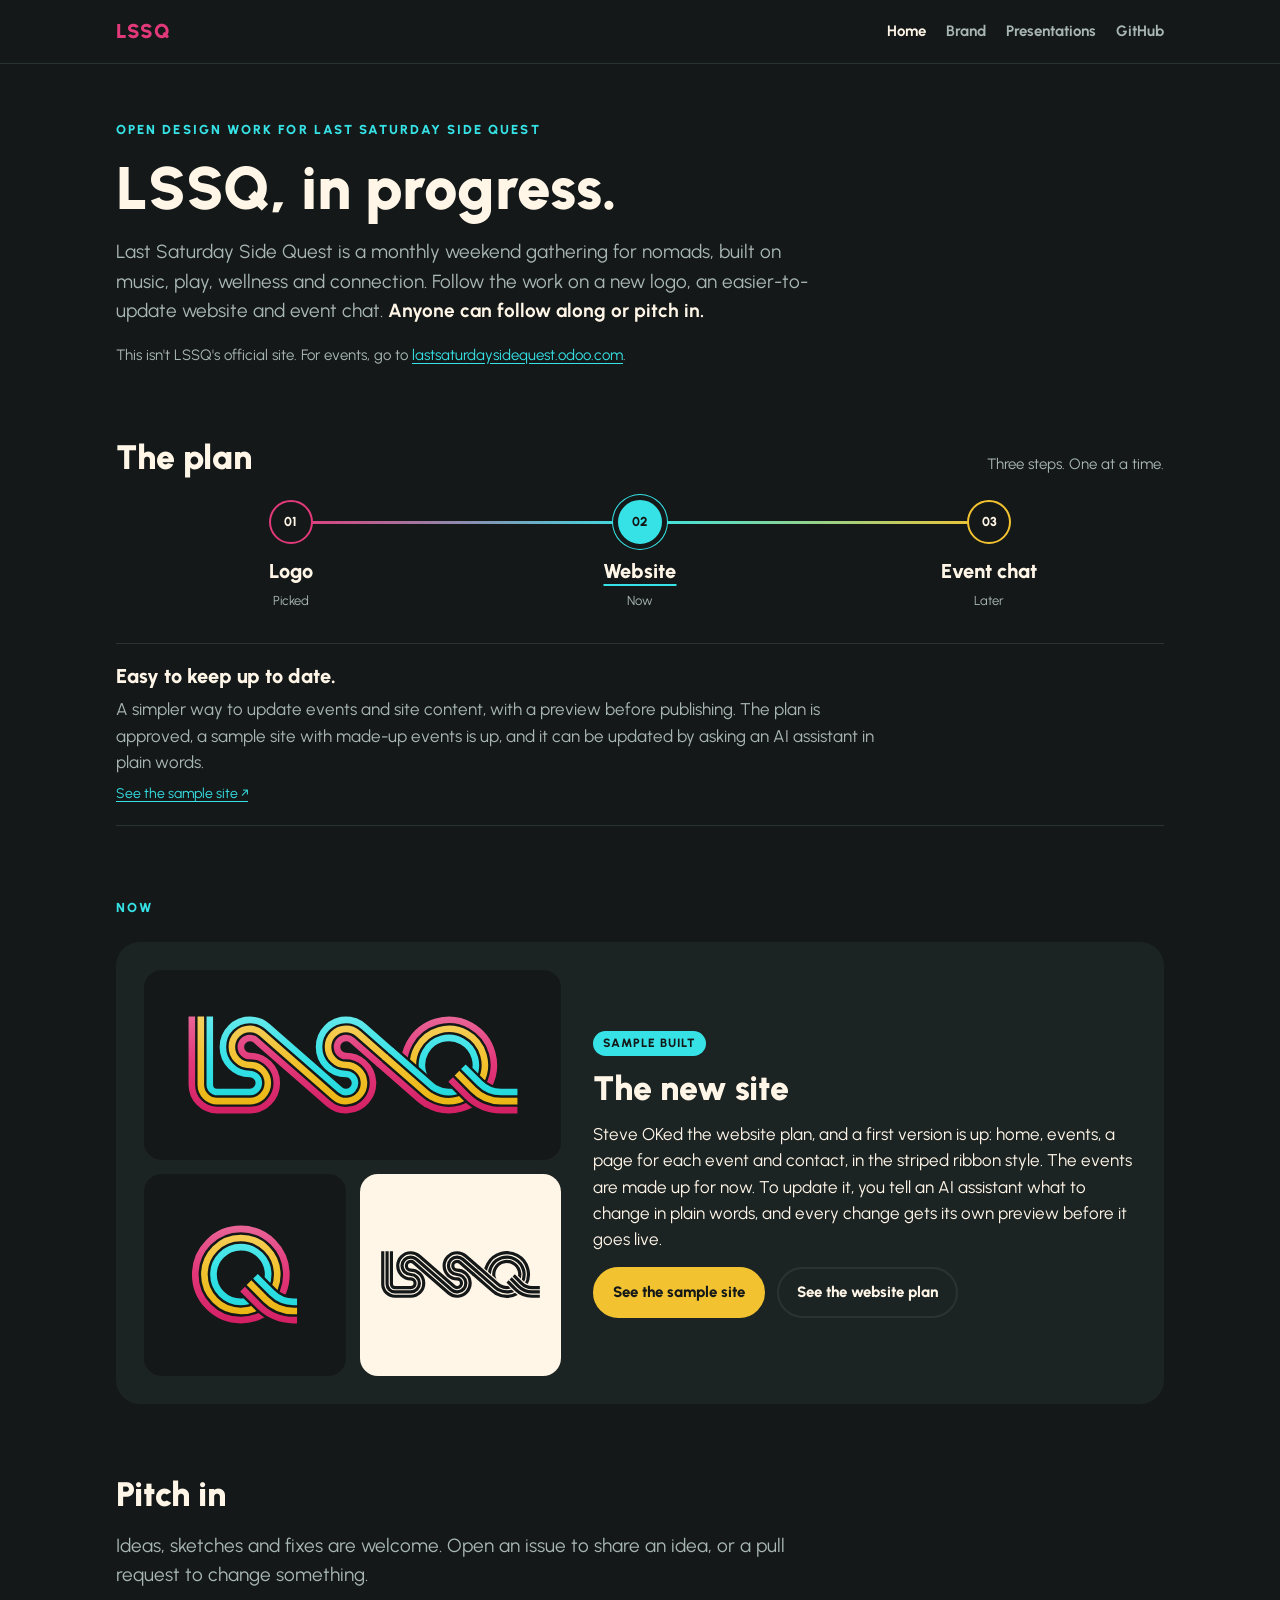
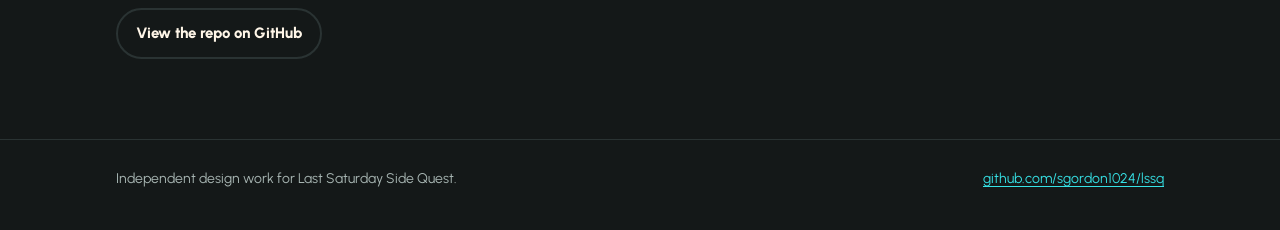
<file: index.html>
<!doctype html>
<html lang="en">
<head>
<meta charset="utf-8">
<meta name="viewport" content="width=device-width, initial-scale=1, viewport-fit=cover">
<title>LSSQ | Design in progress</title>
<meta name="description" content="Open design work for Last Saturday Side Quest: a new logo, an easier-to-update website, and event chat.">
<link rel="icon" href="brand/marks/f-q.svg" type="image/svg+xml">
<link rel="preconnect" href="https://fonts.googleapis.com">
<link rel="preconnect" href="https://fonts.gstatic.com" crossorigin>
<link rel="stylesheet" href="https://fonts.googleapis.com/css2?family=Urbanist:wght@400;500;700;800;900&display=swap">
<link rel="stylesheet" href="assets/site.css">
</head>
<body>
<header class="top">
  <div class="top-inner">
    <a class="brand" href="./"><span>LSSQ</span></a>
    <ul class="nav">
      <li><a href="./" aria-current="page">Home</a></li>
      <li><a href="brand/">Brand</a></li>
      <li><a href="presentations/">Presentations</a></li>
      <li><a href="https://github.com/sgordon1024/lssq">GitHub</a></li>
    </ul>
  </div>
</header>

<main class="wrap">
  <section class="intro">
    <p class="kicker">Open design work for Last Saturday Side Quest</p>
    <h1>LSSQ, in progress.</h1>
    <p class="lede">Last Saturday Side Quest is a monthly weekend gathering for nomads, built on music, play, wellness and connection. Follow the work on a new logo, an easier-to-update website and event chat. <b>Anyone can follow along or pitch in.</b></p>
    <p class="note">This isn't LSSQ's official site. For events, go to <a href="https://lastsaturdaysidequest.odoo.com/">lastsaturdaysidequest.odoo.com</a>.</p>
  </section>

  <section class="timeline section" aria-labelledby="plan-title">
    <div class="timeline-heading"><h2 id="plan-title">The plan</h2><p class="note">Three steps. One at a time.</p></div>
    <div class="timeline-stops" aria-label="Project stages">
      <button class="timeline-stop" id="stage-logo" type="button" aria-controls="detail-logo"><span class="stop-dot" aria-hidden="true">01</span><span class="stop-name">Logo</span><span class="stop-status">Picked</span></button>
      <button class="timeline-stop" id="stage-website" type="button" aria-controls="detail-website"><span class="stop-dot" aria-hidden="true">02</span><span class="stop-name">Website</span><span class="stop-status">Now</span></button>
      <button class="timeline-stop" id="stage-chat" type="button" aria-controls="detail-chat"><span class="stop-dot" aria-hidden="true">03</span><span class="stop-name">Event chat</span><span class="stop-status">Later</span></button>
    </div>
    <div class="timeline-details">
      <div class="timeline-detail" id="detail-logo" aria-labelledby="stage-logo"><h3>One ribbon, every size.</h3><p>The striped ribbon was picked from six directions. The brand direction now sets its colors, type and patterns. Next, it gets refined and shown to Jake.</p><a href="brand/">See the brand direction <span aria-hidden="true">↗</span></a></div>
      <div class="timeline-detail" id="detail-website" aria-labelledby="stage-website"><h3>Easy to keep up to date.</h3><p>A simpler way to update events and site content, with a preview before publishing. The plan is approved, a sample site with made-up events is up, and it can be updated by asking an AI assistant in plain words.</p><a href="https://sgordon1024.github.io/lssq-site/">See the sample site <span aria-hidden="true">↗</span></a></div>
      <div class="timeline-detail" id="detail-chat" aria-labelledby="stage-chat"><h3>Keep each event connected.</h3><p>A home for each event's group chat. First, compare existing services and find what fits the community.</p><span class="detail-note">Further ahead · Not started</span></div>
    </div>
  </section>

  <section class="section" aria-labelledby="now-title">
    <p class="label">Now</p>
    <!-- Keep this card pointed at whatever is being worked on right now. -->
    <div class="current">
      <div class="mark-grid" aria-hidden="true">
        <span class="wide"><img src="brand/marks/f-stripes.svg" alt=""></span>
        <span><img src="brand/marks/f-q.svg" alt=""></span>
        <span class="cream"><img src="brand/marks/f-stripes-mono.svg" alt=""></span>
      </div>
      <div class="body">
        <p><span class="pill now">Sample built</span></p>
        <h2 id="now-title">The new site</h2>
        <p>Steve OKed the website plan, and a first version is up: home, events, a page for each event and contact, in the striped ribbon style. The events are made up for now. To update it, you tell an AI assistant what to change in plain words, and every change gets its own preview before it goes live.</p>
        <div class="actions">
          <a class="btn primary" href="https://sgordon1024.github.io/lssq-site/">See the sample site</a>
          <a class="btn" href="presentations/2026-11-13-website-plan/">See the website plan</a>
        </div>
      </div>
    </div>
  </section>

  <section class="intro" aria-labelledby="join-title">
    <h2 id="join-title">Pitch in</h2>
    <p class="lede">Ideas, sketches and fixes are welcome. Open an issue to share an idea, or a pull request to change something.</p>
    <div class="actions"><a class="btn" href="https://github.com/sgordon1024/lssq">View the repo on GitHub</a></div>
  </section>
</main>

<footer class="foot">
  <div class="foot-inner">
    <p>Independent design work for Last Saturday Side Quest.</p>
    <p><a href="https://github.com/sgordon1024/lssq">github.com/sgordon1024/lssq</a></p>
  </div>
</footer>
<script src="assets/timeline.js" defer></script>
</body>
</html>
</file>
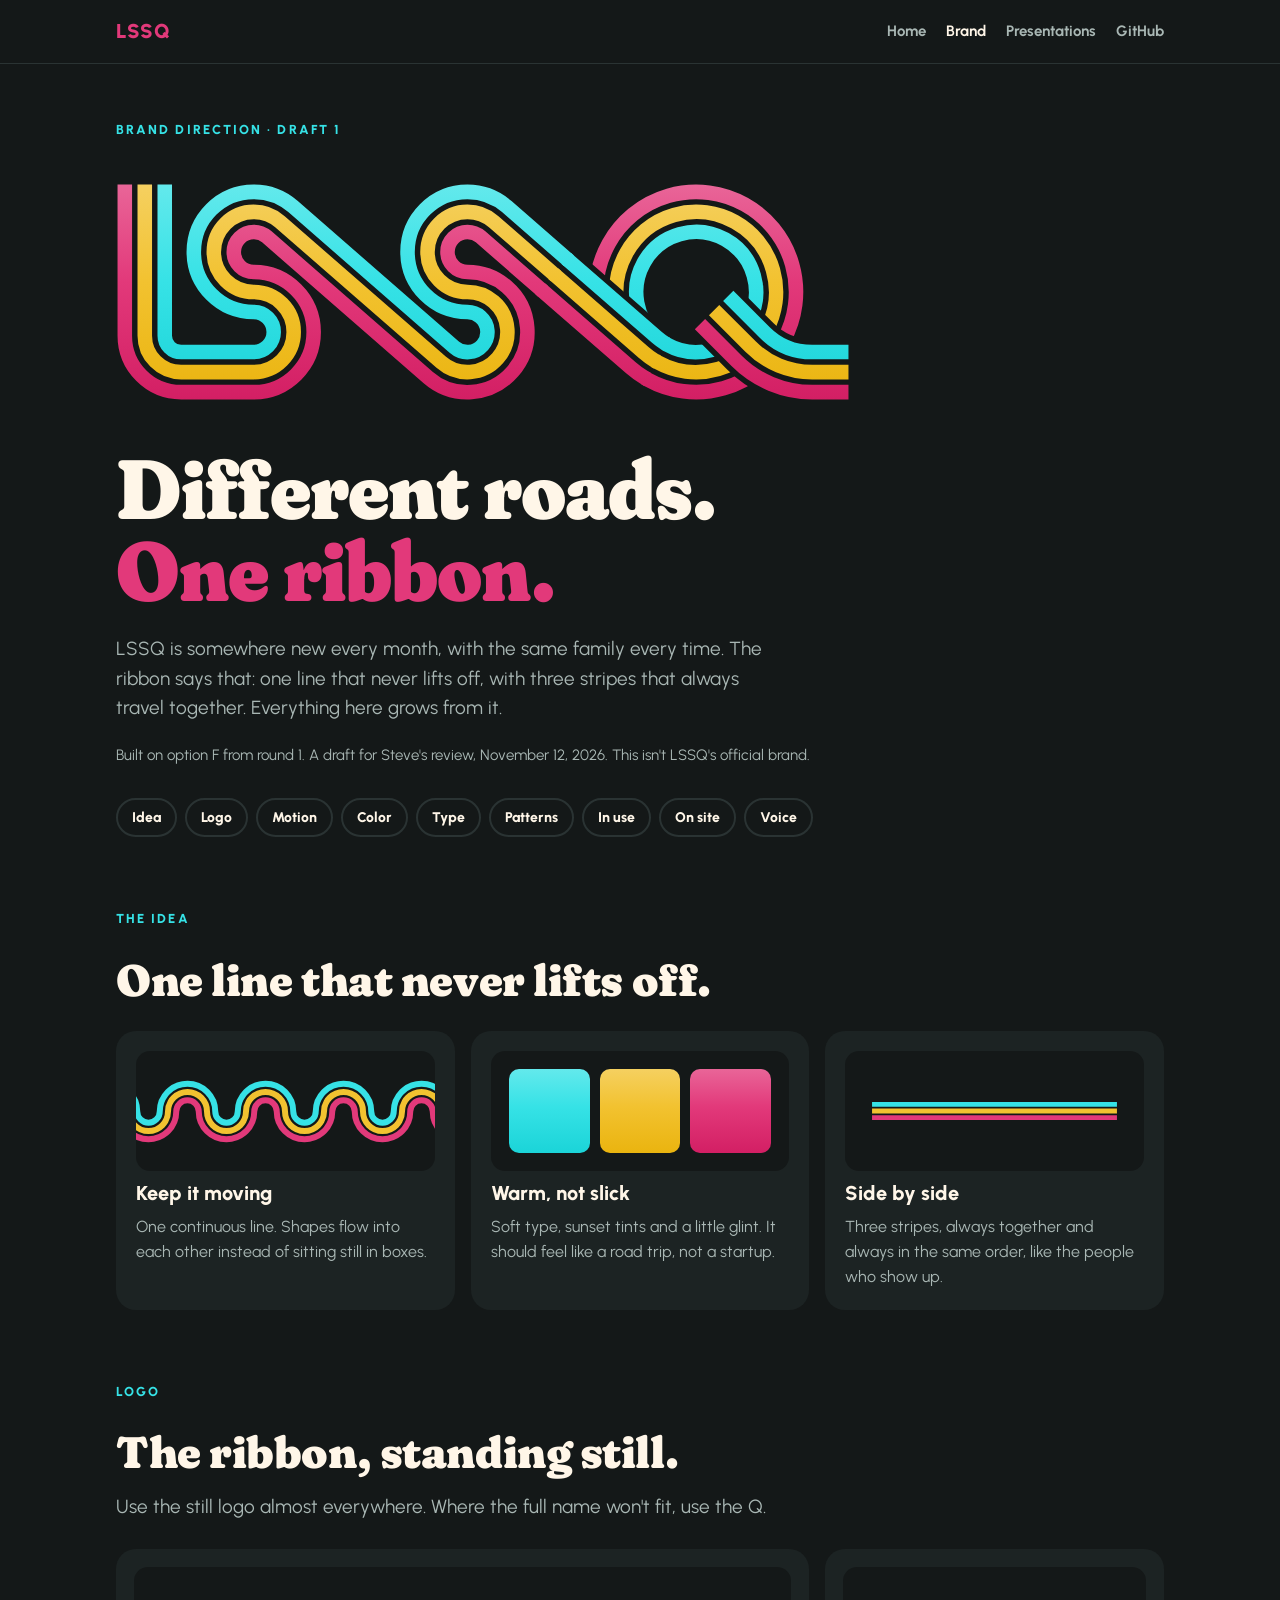
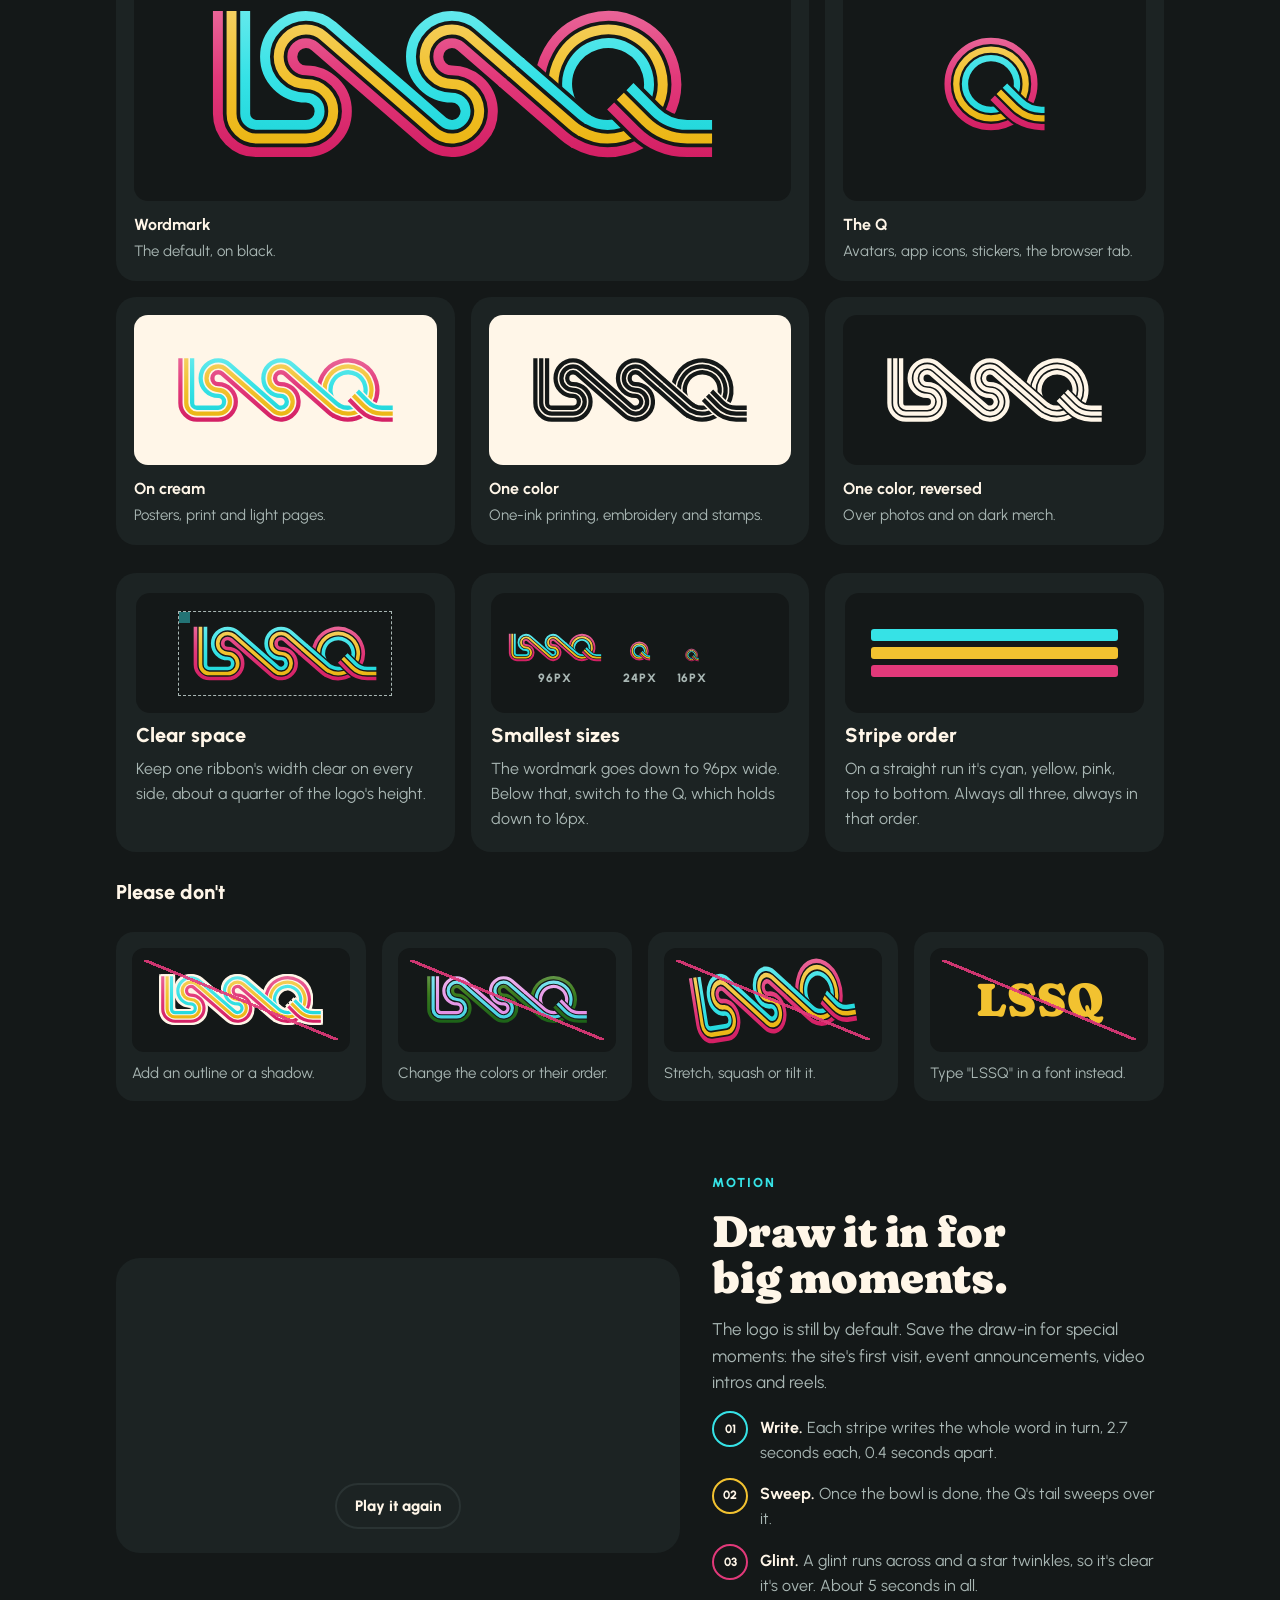
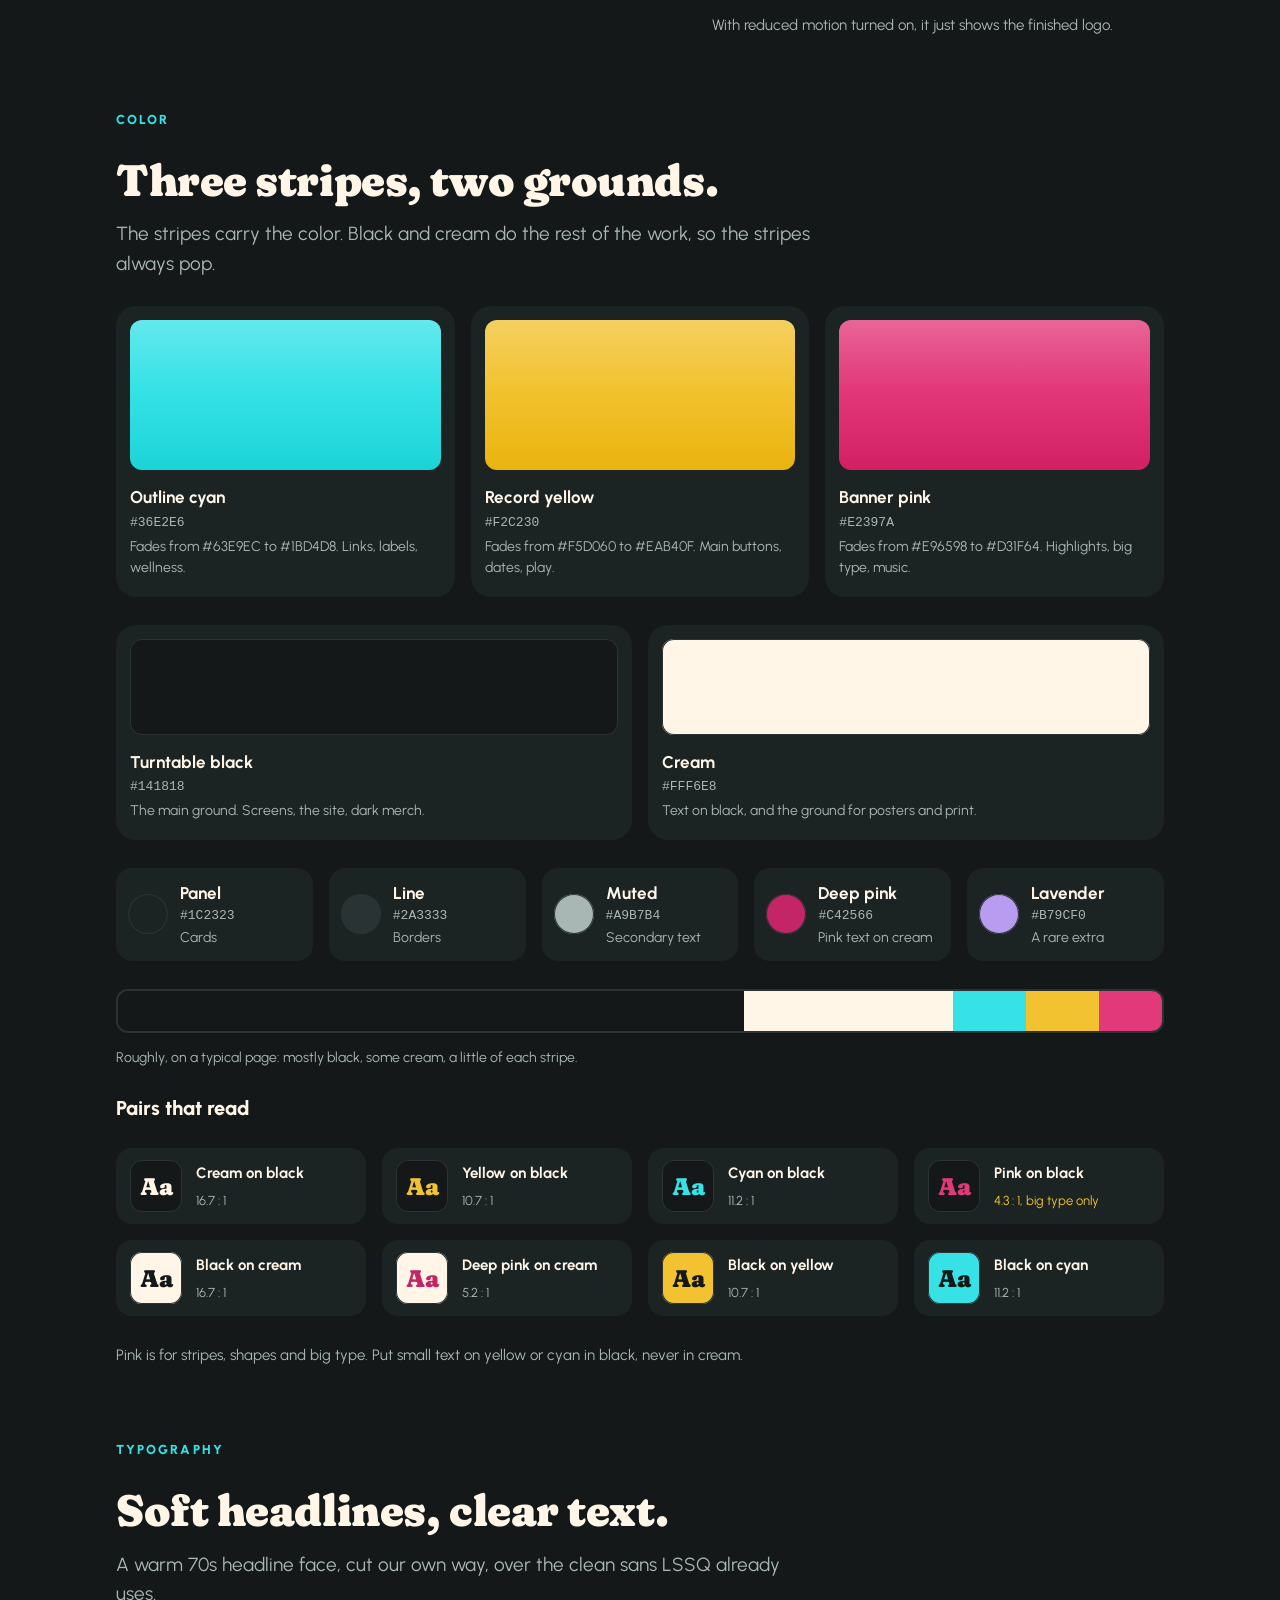
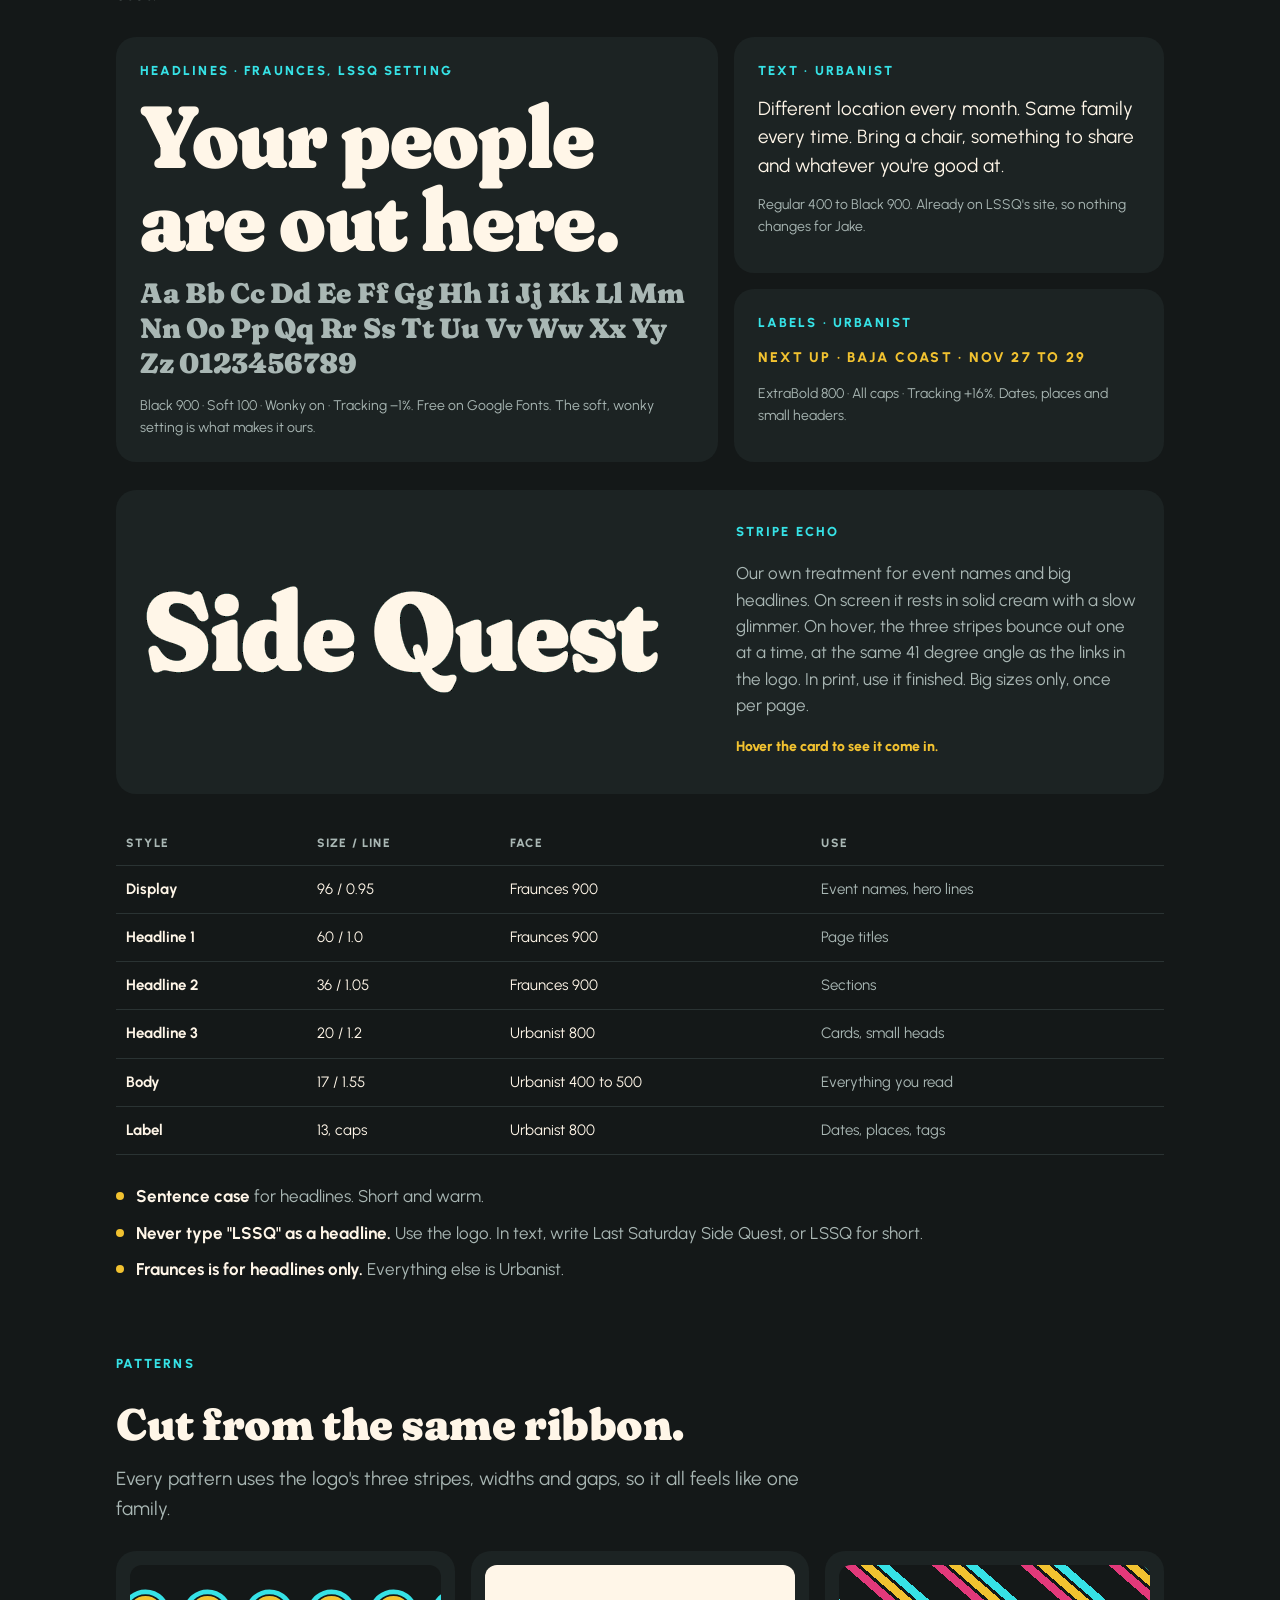
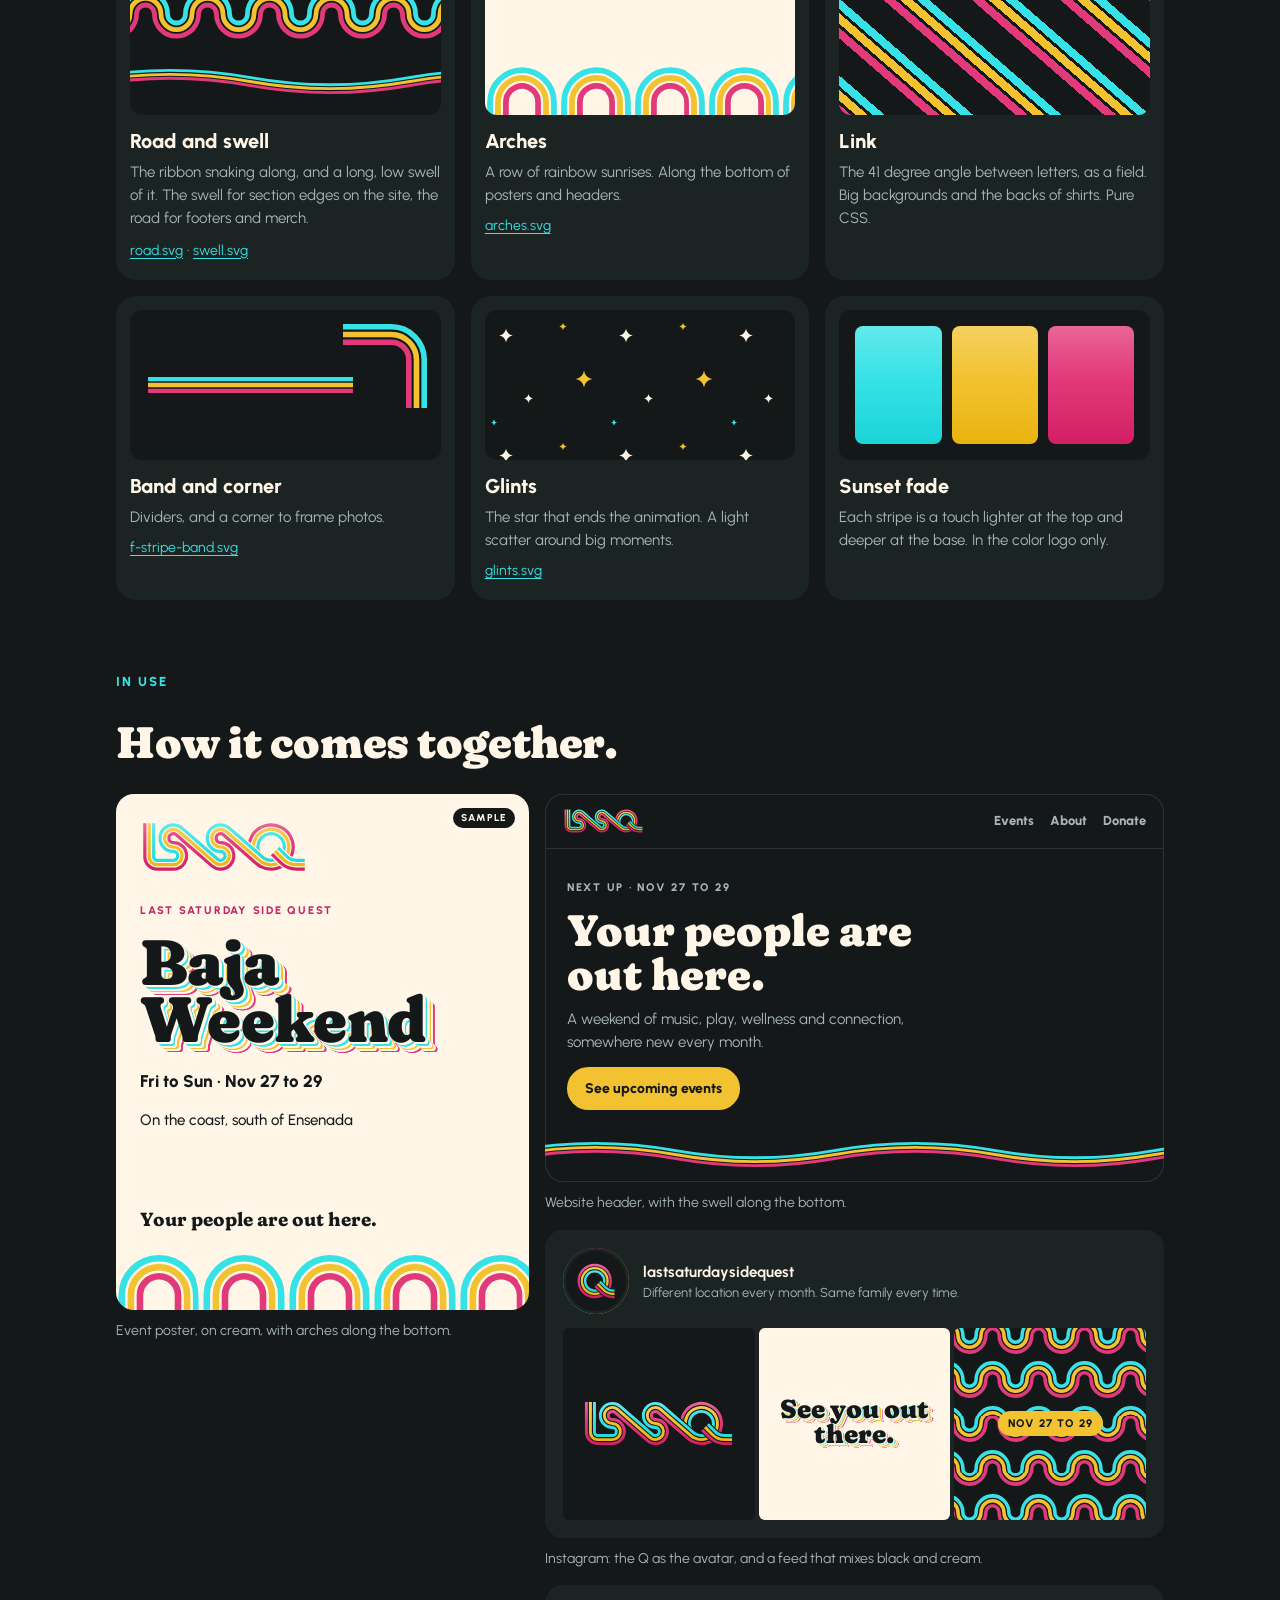
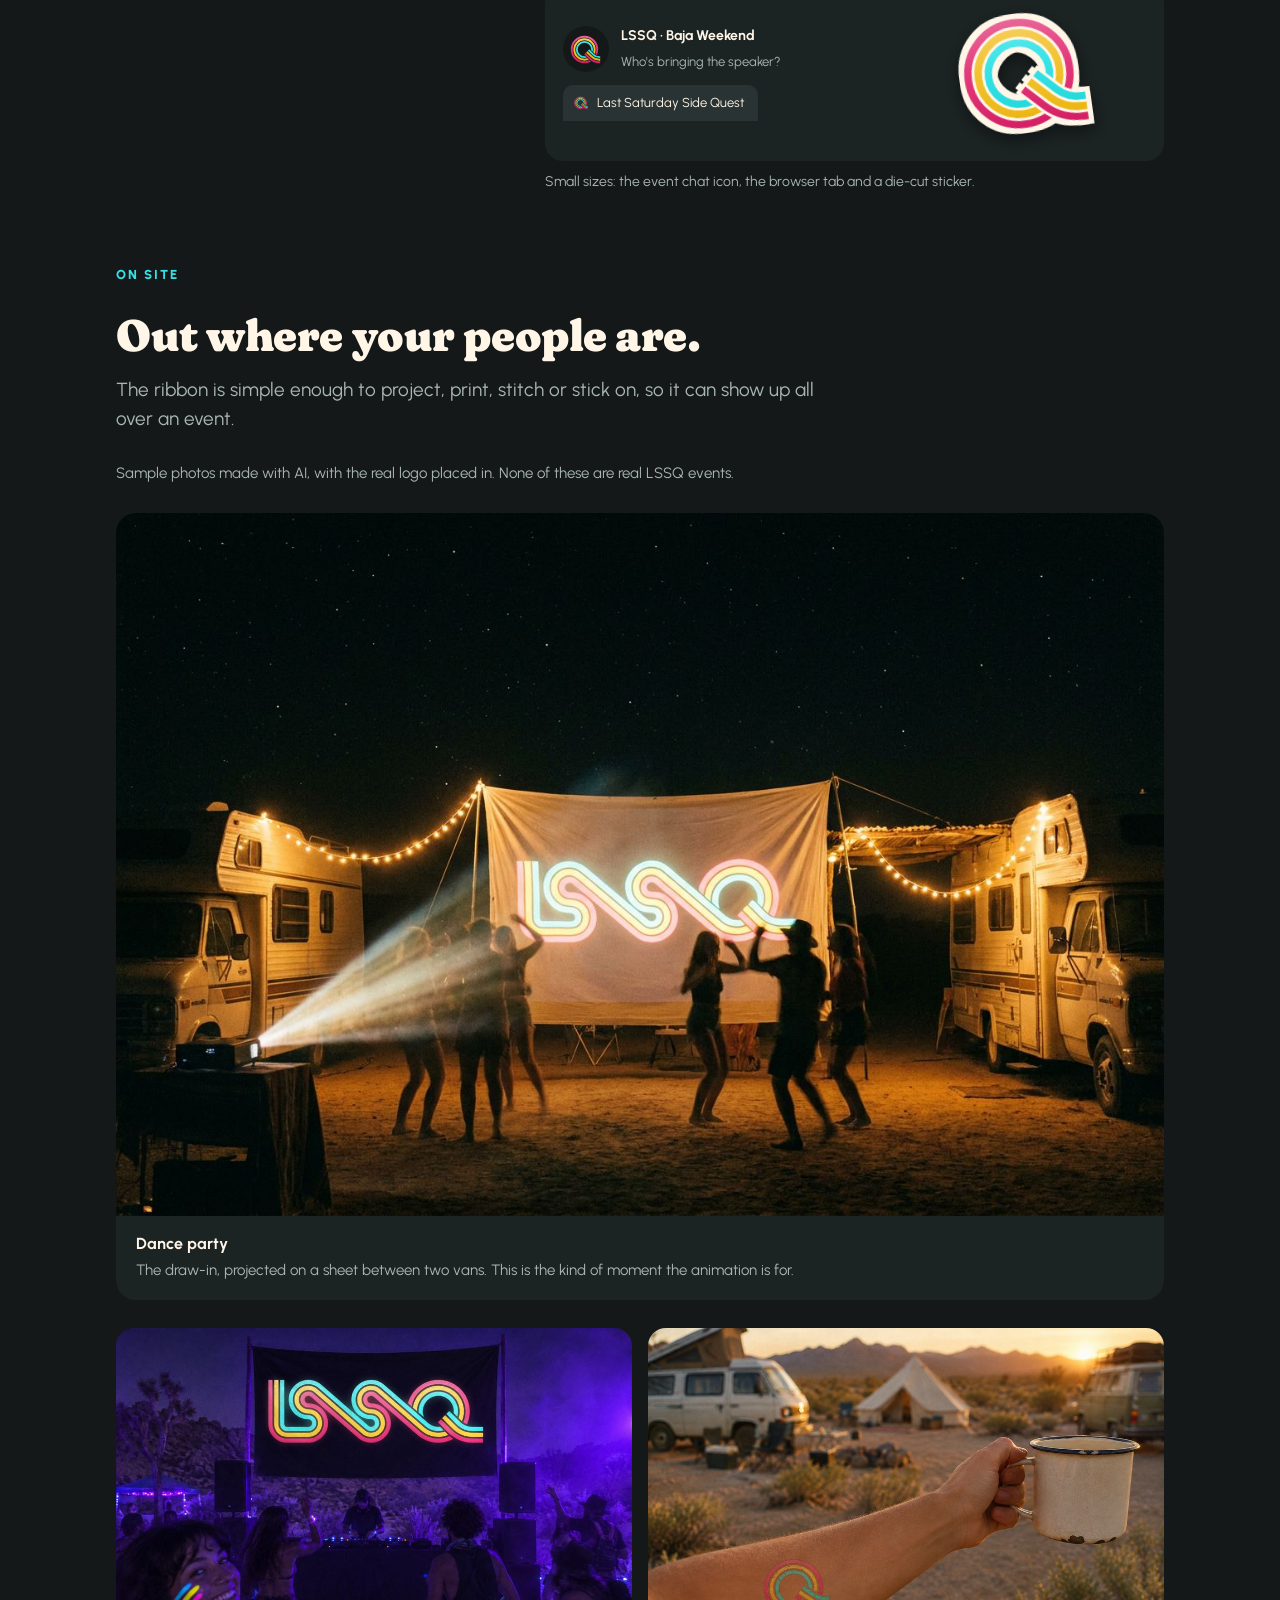
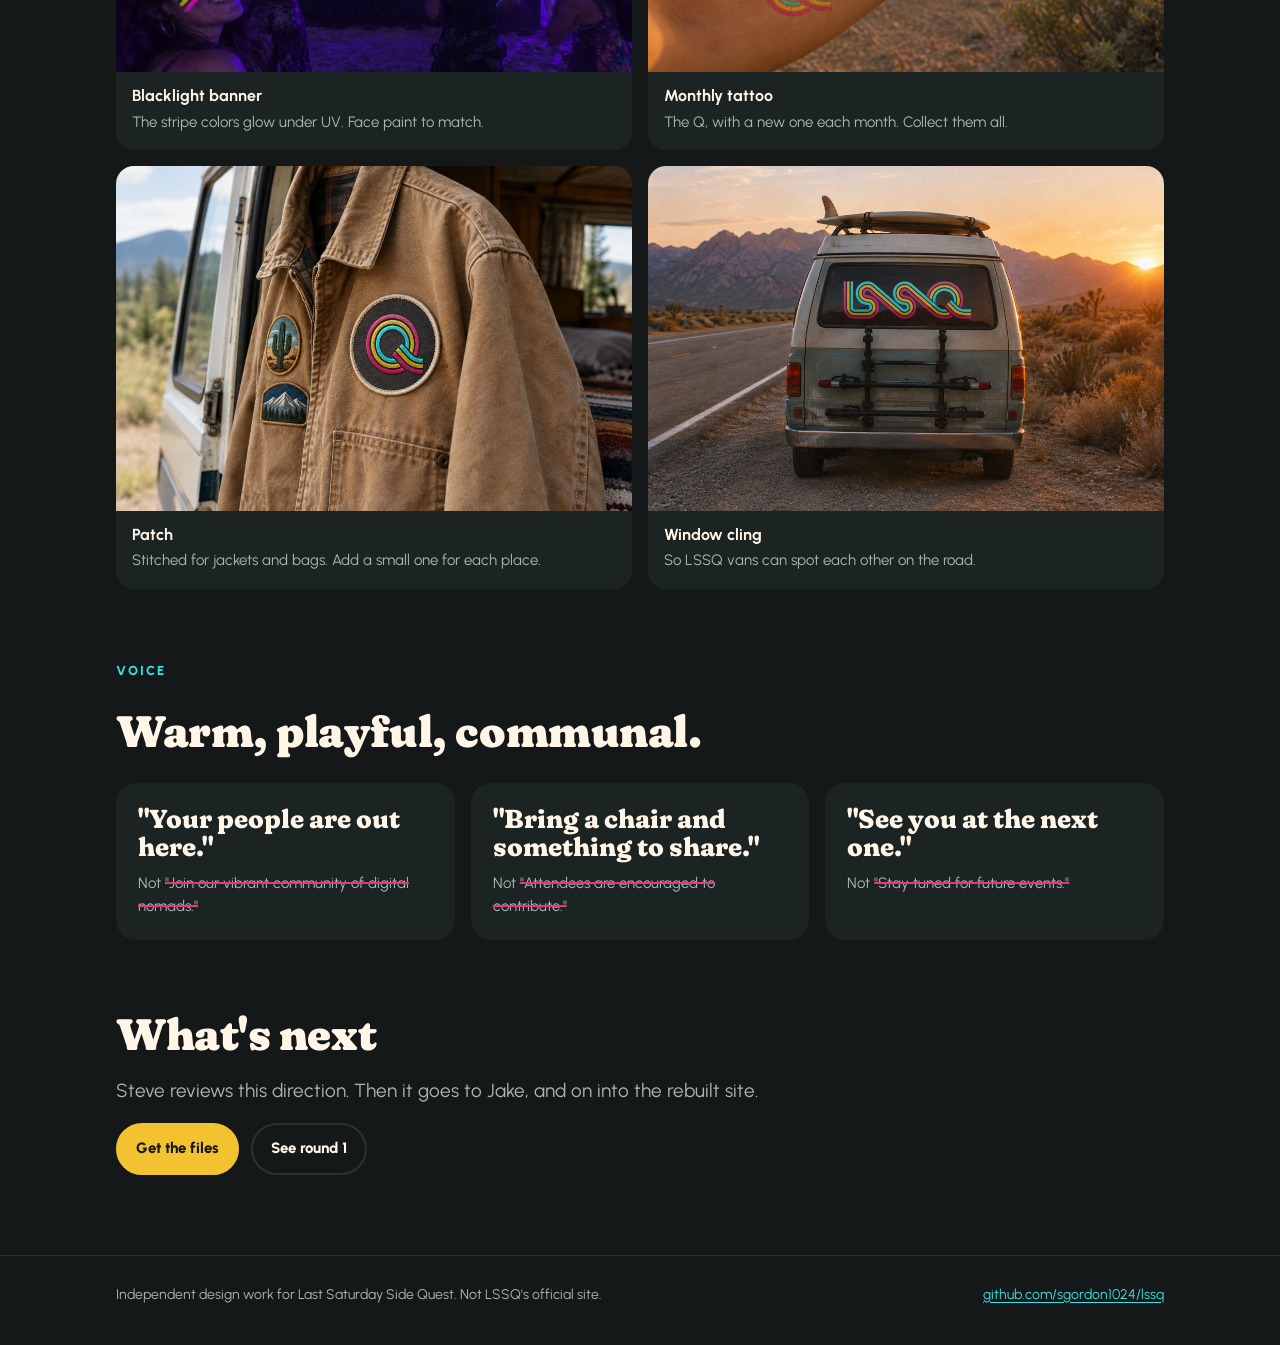
<file: brand/index.html>
<!doctype html>
<html lang="en">
<head>
<meta charset="utf-8">
<meta name="viewport" content="width=device-width, initial-scale=1, viewport-fit=cover">
<title>Brand direction · LSSQ Workshop</title>
<meta name="description" content="The visual direction for Last Saturday Side Quest, built on the striped ribbon logo: logo, motion, color, type, patterns and voice.">
<link rel="icon" href="marks/f-q.svg" type="image/svg+xml">
<link rel="preconnect" href="https://fonts.googleapis.com">
<link rel="preconnect" href="https://fonts.gstatic.com" crossorigin>
<link rel="stylesheet" href="https://fonts.googleapis.com/css2?family=Fraunces:opsz,wght,SOFT,WONK@9..144,600..900,100,1&family=Urbanist:wght@400;500;700;800;900&display=swap">
<link rel="stylesheet" href="../assets/site.css">
<style>
/* Brand direction. Builds on site.css and adds the display face, Fraunces in its
   LSSQ setting (Black, Soft 100, Wonky on), plus page-only pieces. */
:root {
  --display: "Fraunces", "Cooper Black", Georgia, serif;
  --deep-pink: #C42566;
  --echo-gap: var(--ink);
}
.bp h1, .bp h2, .bp .display { font-family: var(--display); font-weight: 900; font-variation-settings: "SOFT" 100, "WONK" 1; letter-spacing: -.01em; }
.bp h1 { font-size: clamp(42px, 7.4vw, 84px); line-height: .98; }
.bp h2 { font-size: clamp(30px, 4.2vw, 44px); line-height: 1.04; }
.bp .section { gap: 28px; }
.bp .section > .lede { margin-top: -12px; }
figure { margin: 0; }
code { font: 500 13px/1.3 ui-monospace, "SF Mono", Menlo, monospace; color: var(--muted); }

/* The stripe echo: the three stripes trail behind the letters at the ribbon's
   41 degree link angle, with gaps in the ground color. */
.echo { text-shadow: 0.004em 0.004em 0 var(--echo-gap), 0.009em 0.008em 0 var(--echo-gap), 0.013em 0.012em 0 var(--echo-gap), 0.018em 0.015em 0 var(--echo-gap), 0.022em 0.019em 0 var(--echo-gap), 0.027em 0.023em 0 var(--echo-gap), 0.031em 0.027em 0 var(--echo-gap), 0.036em 0.031em 0 var(--echo-gap), 0.040em 0.035em 0 var(--echo-gap), 0.044em 0.039em 0 var(--cyan), 0.049em 0.042em 0 var(--cyan), 0.053em 0.046em 0 var(--cyan), 0.057em 0.050em 0 var(--cyan), 0.062em 0.054em 0 var(--cyan), 0.066em 0.057em 0 var(--cyan), 0.070em 0.061em 0 var(--echo-gap), 0.075em 0.065em 0 var(--echo-gap), 0.079em 0.069em 0 var(--echo-gap), 0.083em 0.072em 0 var(--echo-gap), 0.087em 0.076em 0 var(--echo-gap), 0.091em 0.080em 0 var(--echo-gap), 0.096em 0.083em 0 var(--echo-gap), 0.100em 0.087em 0 var(--echo-gap), 0.104em 0.091em 0 var(--sun), 0.109em 0.095em 0 var(--sun), 0.113em 0.098em 0 var(--sun), 0.117em 0.102em 0 var(--sun), 0.122em 0.106em 0 var(--sun), 0.126em 0.110em 0 var(--sun), 0.130em 0.113em 0 var(--echo-gap), 0.135em 0.117em 0 var(--echo-gap), 0.139em 0.121em 0 var(--echo-gap), 0.143em 0.124em 0 var(--echo-gap), 0.147em 0.128em 0 var(--echo-gap), 0.151em 0.132em 0 var(--echo-gap), 0.156em 0.136em 0 var(--echo-gap), 0.160em 0.139em 0 var(--echo-gap), 0.164em 0.143em 0 var(--pink), 0.169em 0.147em 0 var(--pink), 0.173em 0.151em 0 var(--pink), 0.177em 0.154em 0 var(--pink), 0.182em 0.158em 0 var(--pink), 0.186em 0.162em 0 var(--pink); }
.on-cream { --echo-gap: var(--cream); }

/* Hero */
.hero { display: grid; gap: 22px; }
.hero-mark { width: min(100%, 760px); height: auto; margin: 8px 0 12px -1.2%; }
.hero .lede { max-width: 60ch; }
.toc { display: flex; flex-wrap: wrap; gap: 8px; margin-top: 8px; }
.toc a { padding: 7px 14px; border-radius: 999px; border: 2px solid var(--ink-3); color: var(--cream); font-size: 14px; font-weight: 800; text-decoration: none; }
.toc a:hover { border-color: var(--muted); }

/* Shared tiles and cards */
.grid { display: grid; gap: 16px; margin: 0; padding: 0; list-style: none; }
.three { grid-template-columns: repeat(3, minmax(0, 1fr)); }
.card { display: grid; gap: 10px; align-content: start; padding: 20px; border-radius: 20px; background: var(--ink-2); }
.card p, .rule p { color: var(--muted); font-size: 16px; }
.art { height: 120px; border-radius: 14px; background: var(--ink); overflow: hidden; display: grid; place-items: center; }
.tile { display: grid; grid-template-rows: minmax(150px, 1fr) auto; gap: 12px; padding: 18px; border-radius: 20px; background: var(--ink-2); }
.tile .stage { border-radius: 14px; display: grid; place-items: center; padding: 22px; background: var(--ink); }
.tile.cream .stage { background: var(--cream); }
.tile figcaption { display: grid; gap: 2px; font-size: 15px; color: var(--muted); }
.tile figcaption b { color: var(--cream); font-size: 16px; }

/* The idea */
.road-art { background: var(--ink) url(patterns/road.svg) center / 78px auto repeat-x; }
.fade-art { background: var(--ink); grid-template-columns: repeat(3, 1fr); gap: 10px; padding: 18px; }
.fade-art i { height: 100%; width: 100%; border-radius: 10px; background: linear-gradient(var(--l), var(--c) 45%, var(--d)); }
.band-art img { width: 82%; }

/* Logo */
.logo-grid { display: grid; grid-template-columns: repeat(3, minmax(0, 1fr)); gap: 16px; }
.logo-grid .tile.big { grid-column: span 2; }
.logo-grid .tile .stage img { width: 86%; }
.logo-grid .tile .stage img.q { width: 46%; }
.logo-grid .tile.big .stage { padding: 34px; }
.logo-grid .tile.big .stage img { width: min(88%, 520px); }
.space-art { padding: 0 20px; }
.space-box { position: relative; padding: 11px; outline: 1.5px dashed var(--muted); outline-offset: 0; }
.space-box img { width: 190px; }
.space-box span { position: absolute; left: 0; top: 0; width: 11px; height: 11px; background: var(--cyan); opacity: .45; }
.sizes-art { display: flex; align-items: flex-end; gap: 20px; padding: 0 16px 26px; }
.sizes-art figure { display: grid; justify-items: center; gap: 6px; }
.sizes-art small, .donts small { font-size: 12px; font-weight: 800; letter-spacing: .08em; text-transform: uppercase; color: var(--muted); }
.order-art { grid-template-columns: 1fr; gap: 6px; padding: 22px 26px; place-items: stretch; align-content: center; }
.order-art i { height: 12px; border-radius: 3px; background: var(--c); }
.donts { grid-template-columns: repeat(4, minmax(0, 1fr)); }
.donts li { display: grid; gap: 10px; padding: 16px; border-radius: 18px; background: var(--ink-2); }
.donts .stage { position: relative; height: 104px; border-radius: 12px; background: var(--ink); display: grid; place-items: center; overflow: hidden; }
.donts .stage::after { content: ""; position: absolute; inset: 12px; background: linear-gradient(to top right, transparent calc(50% - 1.5px), var(--pink) calc(50% - 1.5px) calc(50% + 1.5px), transparent calc(50% + 1.5px)); opacity: .9; }
.donts img { width: 76%; }
.donts p { font-size: 15px; color: var(--muted); }
.d-outline { filter: drop-shadow(2px 0 0 var(--cream)) drop-shadow(-2px 0 0 var(--cream)) drop-shadow(0 2px 0 var(--cream)) drop-shadow(0 -2px 0 var(--cream)); }
.d-recolor { filter: hue-rotate(130deg) saturate(.7); }
.d-stretch { transform: rotate(-9deg) scale(1, 1.45); }
.d-type { font-family: var(--display); font-weight: 900; font-variation-settings: "SOFT" 100, "WONK" 1; font-size: 46px; line-height: 1; color: var(--sun); }

/* Motion */
.motion-grid { display: grid; grid-template-columns: minmax(0, 1.25fr) minmax(0, 1fr); gap: 32px; align-items: center; }
.motion-stage { position: relative; display: grid; place-items: center; gap: 18px; padding: 44px 28px 24px; border-radius: 24px; background: var(--ink-2); }
.motion-stage img { width: 100%; }
.motion-copy { display: grid; gap: 16px; }
.motion-copy > p:not(.label) { color: var(--muted); }
.beats { display: grid; gap: 12px; margin: 0; padding: 0; list-style: none; counter-reset: beat; }
.beats li { display: grid; grid-template-columns: 36px 1fr; gap: 12px; align-items: baseline; color: var(--muted); font-size: 16px; }
.beats li::before { counter-increment: beat; content: "0" counter(beat); display: grid; place-items: center; width: 32px; height: 32px; border-radius: 50%; border: 2px solid var(--c); color: var(--cream); font-size: 12px; font-weight: 800; }
.beats b { color: var(--cream); }
button.btn { background: none; font-family: inherit; cursor: pointer; }
button.btn:focus-visible { outline: 3px solid var(--sun); outline-offset: 3px; }

/* Color */
.stripes-sw { grid-template-columns: repeat(3, minmax(0, 1fr)); }
.stripes-sw li, .grounds li { display: grid; gap: 4px; padding: 14px 14px 18px; border-radius: 20px; background: var(--ink-2); }
.stripes-sw .chip { height: 150px; border-radius: 12px; background: linear-gradient(var(--l), var(--c) 45%, var(--d)); margin-bottom: 10px; }
.stripes-sw b, .grounds b, .support b { font-size: 17px; }
.stripes-sw small, .grounds small, .support small { color: var(--muted); font-size: 14px; }
.grounds { grid-template-columns: repeat(2, minmax(0, 1fr)); }
.grounds .chip { height: 96px; border-radius: 12px; background: var(--c); box-shadow: inset 0 0 0 1px var(--ink-3); margin-bottom: 10px; }
.support { grid-template-columns: repeat(5, minmax(0, 1fr)); }
.support li { display: grid; grid-template-columns: 40px 1fr; gap: 2px 12px; align-items: center; padding: 12px; border-radius: 16px; background: var(--ink-2); }
.support i { grid-row: span 3; width: 40px; height: 40px; border-radius: 50%; background: var(--c); box-shadow: inset 0 0 0 1px var(--ink-3); }
.balance { display: flex; height: 44px; border-radius: 12px; overflow: hidden; border: 2px solid var(--ink-3); }
.balance span { flex: var(--f); background: var(--c); }
.balance-key { display: flex; flex-wrap: wrap; gap: 6px 18px; margin: -14px 0 0; padding: 0; list-style: none; font-size: 14px; color: var(--muted); }
.pairs { grid-template-columns: repeat(4, minmax(0, 1fr)); }
.pairs li { display: grid; grid-template-columns: auto 1fr; gap: 2px 14px; align-items: center; padding: 12px 14px; border-radius: 16px; background: var(--ink-2); }
.pairs span { grid-row: span 2; display: grid; place-items: center; width: 52px; height: 52px; border-radius: 12px; background: var(--bg); color: var(--fg); font-family: var(--display); font-weight: 900; font-variation-settings: "SOFT" 100, "WONK" 1; font-size: 24px; box-shadow: inset 0 0 0 1px var(--ink-3); }
.pairs b { font-size: 15px; }
.pairs small { font-size: 13px; color: var(--muted); font-variant-numeric: tabular-nums; }
.pairs .big-only small { color: var(--sun); }

/* Type */
.type-grid { display: grid; grid-template-columns: minmax(0, 1.4fr) minmax(0, 1fr); gap: 16px; }
.spec { display: grid; gap: 14px; align-content: start; padding: 24px; border-radius: 20px; background: var(--ink-2); }
.spec.display-spec { grid-row: span 2; }
.spec-name { font-size: 13px; font-weight: 800; letter-spacing: .16em; text-transform: uppercase; color: var(--cyan); }
.spec-meta { font-size: 14px; color: var(--muted); }
.d-sample { font-size: clamp(48px, 7vw, 88px); line-height: .95; }
.d-alpha { font-size: 28px; line-height: 1.25; color: var(--muted); overflow-wrap: anywhere; }
.t-sample { font-size: 19px; line-height: 1.5; }
.l-sample { font-size: 14px; font-weight: 800; letter-spacing: .16em; text-transform: uppercase; color: var(--sun); }
.echo-block { display: grid; grid-template-columns: minmax(0, 1.4fr) minmax(0, 1fr); gap: 24px 32px; align-items: center; padding: 32px 28px 36px; border-radius: 20px; background: var(--ink-2); --echo-gap: var(--ink-2); }
.echo-block .echo-demo { font-size: clamp(56px, 9vw, 112px); line-height: .9; padding-bottom: .15em; }
.echo-block .intro > p:not(.spec-name):not(.echo-hint) { color: var(--muted); }
/* Stripe echo on hover. At rest it's solid cream with a slow glimmer in the
   stripe colors. On hover the stripes spring out one at a time (cyan, yellow,
   pink) while the letters lift a touch, then tuck back in reverse order. */
@property --e1 { syntax: "<number>"; inherits: false; initial-value: 0; }
@property --e2 { syntax: "<number>"; inherits: false; initial-value: 0; }
@property --e3 { syntax: "<number>"; inherits: false; initial-value: 0; }
.echo-demo { position: relative; --e1: 0; --e2: 0; --e3: 0; text-shadow: calc(var(--e1) * 0.004em) calc(var(--e1) * 0.004em) 0 var(--echo-gap), calc(var(--e1) * 0.009em) calc(var(--e1) * 0.008em) 0 var(--echo-gap), calc(var(--e1) * 0.013em) calc(var(--e1) * 0.012em) 0 var(--echo-gap), calc(var(--e1) * 0.018em) calc(var(--e1) * 0.015em) 0 var(--echo-gap), calc(var(--e1) * 0.022em) calc(var(--e1) * 0.019em) 0 var(--echo-gap), calc(var(--e1) * 0.027em) calc(var(--e1) * 0.023em) 0 var(--echo-gap), calc(var(--e1) * 0.031em) calc(var(--e1) * 0.027em) 0 var(--echo-gap), calc(var(--e1) * 0.036em) calc(var(--e1) * 0.031em) 0 var(--echo-gap), calc(var(--e1) * 0.040em) calc(var(--e1) * 0.035em) 0 var(--echo-gap), calc(var(--e1) * 0.044em) calc(var(--e1) * 0.039em) 0 var(--cyan), calc(var(--e1) * 0.049em) calc(var(--e1) * 0.042em) 0 var(--cyan), calc(var(--e1) * 0.053em) calc(var(--e1) * 0.046em) 0 var(--cyan), calc(var(--e1) * 0.057em) calc(var(--e1) * 0.050em) 0 var(--cyan), calc(var(--e1) * 0.062em) calc(var(--e1) * 0.054em) 0 var(--cyan), calc(var(--e1) * 0.066em) calc(var(--e1) * 0.057em) 0 var(--cyan), calc(var(--e2) * 0.070em) calc(var(--e2) * 0.061em) 0 var(--echo-gap), calc(var(--e2) * 0.075em) calc(var(--e2) * 0.065em) 0 var(--echo-gap), calc(var(--e2) * 0.079em) calc(var(--e2) * 0.069em) 0 var(--echo-gap), calc(var(--e2) * 0.083em) calc(var(--e2) * 0.072em) 0 var(--echo-gap), calc(var(--e2) * 0.087em) calc(var(--e2) * 0.076em) 0 var(--echo-gap), calc(var(--e2) * 0.091em) calc(var(--e2) * 0.080em) 0 var(--echo-gap), calc(var(--e2) * 0.096em) calc(var(--e2) * 0.083em) 0 var(--echo-gap), calc(var(--e2) * 0.100em) calc(var(--e2) * 0.087em) 0 var(--echo-gap), calc(var(--e2) * 0.104em) calc(var(--e2) * 0.091em) 0 var(--sun), calc(var(--e2) * 0.109em) calc(var(--e2) * 0.095em) 0 var(--sun), calc(var(--e2) * 0.113em) calc(var(--e2) * 0.098em) 0 var(--sun), calc(var(--e2) * 0.117em) calc(var(--e2) * 0.102em) 0 var(--sun), calc(var(--e2) * 0.122em) calc(var(--e2) * 0.106em) 0 var(--sun), calc(var(--e2) * 0.126em) calc(var(--e2) * 0.110em) 0 var(--sun), calc(var(--e3) * 0.130em) calc(var(--e3) * 0.113em) 0 var(--echo-gap), calc(var(--e3) * 0.135em) calc(var(--e3) * 0.117em) 0 var(--echo-gap), calc(var(--e3) * 0.139em) calc(var(--e3) * 0.121em) 0 var(--echo-gap), calc(var(--e3) * 0.143em) calc(var(--e3) * 0.124em) 0 var(--echo-gap), calc(var(--e3) * 0.147em) calc(var(--e3) * 0.128em) 0 var(--echo-gap), calc(var(--e3) * 0.151em) calc(var(--e3) * 0.132em) 0 var(--echo-gap), calc(var(--e3) * 0.156em) calc(var(--e3) * 0.136em) 0 var(--echo-gap), calc(var(--e3) * 0.160em) calc(var(--e3) * 0.139em) 0 var(--echo-gap), calc(var(--e3) * 0.164em) calc(var(--e3) * 0.143em) 0 var(--pink), calc(var(--e3) * 0.169em) calc(var(--e3) * 0.147em) 0 var(--pink), calc(var(--e3) * 0.173em) calc(var(--e3) * 0.151em) 0 var(--pink), calc(var(--e3) * 0.177em) calc(var(--e3) * 0.154em) 0 var(--pink), calc(var(--e3) * 0.182em) calc(var(--e3) * 0.158em) 0 var(--pink), calc(var(--e3) * 0.186em) calc(var(--e3) * 0.162em) 0 var(--pink); transition: --e3 .2s ease-in, --e2 .2s ease-in .05s, --e1 .2s ease-in .1s, transform .3s ease-in .05s; }
.echo-demo::after { content: attr(data-text); content: attr(data-text) / ""; position: absolute; inset: 0; color: transparent; text-shadow: none; background: linear-gradient(115deg, transparent 45.5%, rgba(54, 226, 230, .85) 47.2%, rgba(242, 194, 48, .85) 48.6%, rgba(226, 57, 122, .85) 50%, transparent 51.7%) no-repeat; background-size: 300% 100%; -webkit-background-clip: text; background-clip: text; animation: echo-glimmer 3.8s ease-in-out infinite; transition: opacity .15s; pointer-events: none; }
@keyframes echo-glimmer { 0% { background-position: 100% 0; } 40%, 100% { background-position: 0 0; } }
.echo-block:hover .echo-demo, .echo-block:focus-visible .echo-demo, .echo-block.on .echo-demo {
  --e1: 1; --e2: 1; --e3: 1; transform: translate(-.02em, -.035em);
  transition: --e1 .6s cubic-bezier(.3, 1.5, .5, 1), --e2 .6s cubic-bezier(.3, 1.5, .5, 1) .08s, --e3 .6s cubic-bezier(.3, 1.5, .5, 1) .16s, transform .6s cubic-bezier(.3, 1.5, .5, 1);
  transition: --e1 .7s linear(0, 0.031, 0.111, 0.224, 0.355, 0.49, 0.622, 0.744, 0.85, 0.938, 1.008, 1.06, 1.096, 1.117, 1.126, 1.125, 1.117, 1.104, 1.088, 1.071, 1.054, 1.038, 1.024, 1.012, 1.002, 0.995, 0.989, 0.986, 0.984, 0.984, 0.985, 0.986, 1), --e2 .7s linear(0, 0.031, 0.111, 0.224, 0.355, 0.49, 0.622, 0.744, 0.85, 0.938, 1.008, 1.06, 1.096, 1.117, 1.126, 1.125, 1.117, 1.104, 1.088, 1.071, 1.054, 1.038, 1.024, 1.012, 1.002, 0.995, 0.989, 0.986, 0.984, 0.984, 0.985, 0.986, 1) .08s, --e3 .7s linear(0, 0.031, 0.111, 0.224, 0.355, 0.49, 0.622, 0.744, 0.85, 0.938, 1.008, 1.06, 1.096, 1.117, 1.126, 1.125, 1.117, 1.104, 1.088, 1.071, 1.054, 1.038, 1.024, 1.012, 1.002, 0.995, 0.989, 0.986, 0.984, 0.984, 0.985, 0.986, 1) .16s, transform .7s linear(0, 0.031, 0.111, 0.224, 0.355, 0.49, 0.622, 0.744, 0.85, 0.938, 1.008, 1.06, 1.096, 1.117, 1.126, 1.125, 1.117, 1.104, 1.088, 1.071, 1.054, 1.038, 1.024, 1.012, 1.002, 0.995, 0.989, 0.986, 0.984, 0.984, 0.985, 0.986, 1);
}
.echo-block:hover .echo-demo::after, .echo-block:focus-visible .echo-demo::after, .echo-block.on .echo-demo::after { opacity: 0; }
.echo-block { cursor: default; }
.echo-block:focus-visible { outline: 3px solid var(--sun); outline-offset: 3px; }
.echo-hint { font-size: 14px; font-weight: 800; color: var(--sun); }
.touch-only { display: none; }
@media (hover: none) { .hover-only { display: none; } .touch-only { display: inline; } }
@media (prefers-reduced-motion: reduce) {
  .echo-demo, .echo-block:hover .echo-demo, .echo-block:focus-visible .echo-demo, .echo-block.on .echo-demo { transition: none; transform: none; }
  .echo-demo::after { animation: none; opacity: 0; }
}

.scale { width: 100%; border-collapse: collapse; font-size: 15px; }
.scale th, .scale td { padding: 12px 10px; border-bottom: 1px solid var(--ink-3); text-align: left; vertical-align: baseline; }
.scale th { font-size: 12px; font-weight: 800; letter-spacing: .1em; text-transform: uppercase; color: var(--muted); }
.scale td:last-child { color: var(--muted); }
.scale .s { white-space: nowrap; }
.type-rules { display: grid; gap: 10px; margin: 0; padding: 0; list-style: none; }
.type-rules li { display: flex; gap: 12px; color: var(--muted); }
.type-rules li::before { content: ""; flex: none; width: 8px; height: 8px; margin-top: 9px; border-radius: 50%; background: var(--sun); }
.type-rules b { color: var(--cream); }

/* Patterns */
.patterns { grid-template-columns: repeat(3, minmax(0, 1fr)); }
.patterns li { display: grid; gap: 8px; align-content: start; padding: 14px 14px 18px; border-radius: 20px; background: var(--ink-2); }
.patterns p { font-size: 15px; color: var(--muted); }
.patterns a { font-size: 14px; }
.pat { height: 150px; border-radius: 12px; background-color: var(--ink); margin-bottom: 6px; }
.p-road { background: var(--ink) url(patterns/swell.svg) left -40px bottom 20px / 320px auto repeat-x; }
.p-road::before { content: ""; display: block; height: 62px; margin-top: 18px; background: url(patterns/road.svg) left center / 62px auto repeat-x; }
.p-arches { background: var(--cream) url(patterns/arches.svg) left bottom / auto 52px repeat-x; }
.p-link { background-image: repeating-linear-gradient(41deg, var(--pink) 0 8px, transparent 8px 11px, var(--sun) 11px 19px, transparent 19px 22px, var(--cyan) 22px 30px, transparent 30px 58px); }
.p-band { display: grid; align-content: center; gap: 0; padding: 0 0 0 18px; background: var(--ink) url(marks/f-stripe-corner.svg) right 14px top 14px / 84px no-repeat; }
.p-band img { width: 70%; }
.p-glints { background-image: url(patterns/glints.svg); background-size: 120px; }
.p-fade { display: grid; grid-template-columns: repeat(3, 1fr); gap: 10px; padding: 16px; }
.p-fade i { border-radius: 8px; background: linear-gradient(var(--l), var(--c) 45%, var(--d)); }

/* In use */
.mocks { display: grid; grid-template-columns: minmax(0, 1fr) minmax(0, 1.5fr); gap: 16px; }
.mock { display: grid; gap: 10px; align-content: start; }
.mock figcaption { font-size: 14px; color: var(--muted); }
.mock-stack { display: grid; gap: 16px; align-content: start; }

.poster { position: relative; aspect-ratio: 4 / 5; padding: 26px 24px; border-radius: 18px; overflow: hidden; color: var(--ink); background: var(--cream) url(patterns/arches.svg) left bottom / auto 60px repeat-x; display: grid; align-content: start; gap: 14px; }
.poster .pm { width: 46%; }
.poster .pk { font-size: 11px; font-weight: 800; letter-spacing: .16em; text-transform: uppercase; color: var(--deep-pink); margin-top: 14px; }
.poster .pt { font-size: clamp(44px, 6vw, 64px); line-height: .9; padding-bottom: .1em; }
.poster .pd { font-size: 17px; font-weight: 800; }
.poster .pl { font-size: 15px; font-weight: 500; }
.poster .ps { position: absolute; left: 24px; bottom: 76px; font-family: var(--display); font-weight: 700; font-variation-settings: "SOFT" 100, "WONK" 1; font-size: 19px; }
.sample { position: absolute; top: 14px; right: 14px; padding: 2px 8px; border-radius: 999px; background: var(--ink); color: var(--cream); font-size: 10px; font-weight: 800; letter-spacing: .1em; text-transform: uppercase; }

.site-mock { border-radius: 18px; overflow: hidden; background: var(--ink); box-shadow: inset 0 0 0 1px var(--ink-3); }
.sm-bar { display: flex; align-items: center; justify-content: space-between; gap: 12px; padding: 14px 18px; border-bottom: 1px solid var(--ink-3); }
.sm-bar img { height: 26px; width: auto; }
.sm-bar ul { display: flex; gap: 16px; margin: 0; padding: 0; list-style: none; font-size: 13px; font-weight: 800; color: var(--muted); }
.sm-hero { display: grid; gap: 12px; padding: 30px 22px 72px; background: url(patterns/swell.svg) left -30px bottom 14px / 320px auto repeat-x; }
.sm-hero .label { font-size: 11px; }
.sm-hero h3 { font-family: var(--display); font-weight: 900; font-variation-settings: "SOFT" 100, "WONK" 1; font-size: clamp(30px, 4vw, 44px); line-height: 1; max-width: 12ch; }
.sm-hero p { color: var(--muted); font-size: 15px; max-width: 40ch; }
.sm-hero .btn { justify-self: start; padding: 9px 16px; font-size: 14px; pointer-events: none; }

.ig { display: grid; gap: 14px; padding: 18px; border-radius: 18px; background: var(--ink-2); }
.ig-head { display: flex; align-items: center; gap: 14px; }
.ig-avatar { flex: none; width: 66px; height: 66px; border-radius: 50%; padding: 3px; background: conic-gradient(var(--pink), var(--sun), var(--cyan), var(--pink)); }
.ig-avatar span { display: grid; place-items: center; width: 100%; height: 100%; border-radius: 50%; background: var(--ink); box-shadow: 0 0 0 3px var(--ink-2); }
.ig-avatar img { width: 74%; }
.ig-head b { display: block; font-size: 15px; }
.ig-head small { display: block; color: var(--muted); font-size: 13px; line-height: 1.35; }
.ig-posts { display: grid; grid-template-columns: repeat(3, minmax(0, 1fr)); gap: 4px; }
.ig-posts > div { aspect-ratio: 1; border-radius: 6px; overflow: hidden; display: grid; place-items: center; }
.post-1 { background: var(--ink); }
.post-1 img { width: 80%; }
.post-2 { background: var(--cream); color: var(--ink); --echo-gap: var(--cream); padding: 10px; }
.post-2 p { font-family: var(--display); font-weight: 900; font-variation-settings: "SOFT" 100, "WONK" 1; font-size: clamp(18px, 2.6vw, 26px); line-height: .95; text-align: center; padding-bottom: .15em; }
.post-3 { background: var(--ink) url(patterns/road.svg) center / 46px auto; }
.post-3 span { white-space: nowrap; padding: 4px 10px; border-radius: 999px; background: var(--sun); color: var(--ink); font-size: 11px; font-weight: 800; letter-spacing: .1em; text-transform: uppercase; }

.smalls { display: grid; grid-template-columns: minmax(0, 1.3fr) minmax(0, 1fr); gap: 16px; padding: 18px; border-radius: 18px; background: var(--ink-2); align-items: center; }
.chat { display: grid; gap: 12px; }
.chat-row { display: flex; align-items: center; gap: 12px; }
.chat-icon { flex: none; width: 46px; height: 46px; border-radius: 50%; background: var(--ink); display: grid; place-items: center; }
.chat-icon img { width: 76%; }
.chat-row b { display: block; font-size: 14px; }
.chat-row small { color: var(--muted); font-size: 13px; }
.tab { display: inline-flex; align-items: center; gap: 8px; justify-self: start; max-width: 100%; padding: 8px 14px 8px 10px; border-radius: 10px 10px 0 0; background: var(--ink-3); font-size: 13px; white-space: nowrap; overflow: hidden; }
.tab img { flex: none; width: 16px; height: 16px; }
.sticker { justify-self: center; width: min(140px, 100%); transform: rotate(-8deg); filter: drop-shadow(5px 0 0 var(--cream)) drop-shadow(-5px 0 0 var(--cream)) drop-shadow(0 5px 0 var(--cream)) drop-shadow(0 -5px 0 var(--cream)) drop-shadow(0 6px 8px rgba(0, 0, 0, .45)); }

/* On site */
.onsite-hero { margin: 0; border-radius: 20px; overflow: hidden; background: var(--ink-2); }
.onsite-hero img, .shots img { display: block; width: 100%; height: auto; }
.shots { grid-template-columns: repeat(2, minmax(0, 1fr)); }
.shots li { border-radius: 18px; overflow: hidden; background: var(--ink-2); }
.shots figure { margin: 0; }
.onsite-hero figcaption, .shots figcaption { display: grid; gap: 2px; padding: 12px 16px 16px; font-size: 15px; color: var(--muted); }
.onsite-hero figcaption { padding: 16px 20px 18px; }
.onsite-hero figcaption b, .shots figcaption b { color: var(--cream); font-size: 16px; }

/* Voice */
.voice { grid-template-columns: repeat(3, minmax(0, 1fr)); }
.voice li { display: grid; gap: 10px; align-content: start; padding: 22px; border-radius: 20px; background: var(--ink-2); }
.voice .say { font-family: var(--display); font-weight: 800; font-variation-settings: "SOFT" 100, "WONK" 1; font-size: 26px; line-height: 1.1; }
.voice .not { font-size: 15px; color: var(--muted); }
.voice .not s { text-decoration-color: var(--pink); text-decoration-thickness: 2px; }

@media (max-width: 900px) {
  .three, .patterns, .voice, .stripes-sw, .shots { grid-template-columns: repeat(2, minmax(0, 1fr)); }
  .logo-grid { grid-template-columns: repeat(2, minmax(0, 1fr)); }
  .support { grid-template-columns: repeat(3, minmax(0, 1fr)); }
  .pairs, .donts { grid-template-columns: repeat(2, minmax(0, 1fr)); }
  .motion-grid, .type-grid, .echo-block, .mocks { grid-template-columns: 1fr; }
  .spec.display-spec { grid-row: auto; }
}
@media (max-width: 600px) {
  .three, .patterns, .voice, .stripes-sw, .logo-grid, .grounds, .support, .pairs, .smalls, .shots { grid-template-columns: 1fr; }
  .logo-grid .tile.big { grid-column: auto; }
  .donts { grid-template-columns: repeat(2, minmax(0, 1fr)); }
  .donts li { padding: 12px; }
  .scale .hide-sm { display: none; }
  .post-3 span { padding: 3px 7px; font-size: 9px; letter-spacing: .06em; }
}
</style>
</head>
<body>
<header class="top">
  <div class="top-inner">
    <a class="brand" href="../"><span>LSSQ</span></a>
    <ul class="nav">
      <li><a href="../">Home</a></li>
      <li><a href="./" aria-current="page">Brand</a></li>
      <li><a href="../presentations/">Presentations</a></li>
      <li><a href="https://github.com/sgordon1024/lssq">GitHub</a></li>
    </ul>
  </div>
</header>

<main class="wrap bp">
  <section class="hero" aria-labelledby="top-title">
    <p class="kicker">Brand direction · Draft 1</p>
    <img class="hero-mark" src="marks/f-stripes.svg" width="760" height="243" alt="The LSSQ logo: the letters LSSQ written in one unbroken ribbon of cyan, yellow and pink stripes">
    <h1 id="top-title">Different roads. <em>One ribbon.</em></h1>
    <p class="lede">LSSQ is somewhere new every month, with the same family every time. The ribbon says that: one line that never lifts off, with three stripes that always travel together. Everything here grows from it.</p>
    <p class="note">Built on option F from round 1. A draft for Steve's review, November 12, 2026. This isn't LSSQ's official brand.</p>
    <nav class="toc" aria-label="On this page">
      <a href="#idea">Idea</a><a href="#logo">Logo</a><a href="#motion">Motion</a><a href="#color">Color</a><a href="#type">Type</a><a href="#patterns">Patterns</a><a href="#in-use">In use</a><a href="#on-site">On site</a><a href="#voice">Voice</a>
    </nav>
  </section>

  <section class="section" id="idea" aria-labelledby="idea-title">
    <p class="label">The idea</p>
    <h2 id="idea-title">One line that never lifts off.</h2>
    <ul class="grid three">
      <li class="card"><div class="art road-art" aria-hidden="true"></div><h3>Keep it moving</h3><p>One continuous line. Shapes flow into each other instead of sitting still in boxes.</p></li>
      <li class="card"><div class="art fade-art" aria-hidden="true"><i style="--l:#63E9EC;--c:#36E2E6;--d:#1BD4D8"></i><i style="--l:#F5D060;--c:#F2C230;--d:#EAB40F"></i><i style="--l:#E96598;--c:#E2397A;--d:#D31F64"></i></div><h3>Warm, not slick</h3><p>Soft type, sunset tints and a little glint. It should feel like a road trip, not a startup.</p></li>
      <li class="card"><div class="art band-art" aria-hidden="true"><img src="marks/f-stripe-band.svg" alt=""></div><h3>Side by side</h3><p>Three stripes, always together and always in the same order, like the people who show up.</p></li>
    </ul>
  </section>

  <section class="section" id="logo" aria-labelledby="logo-title">
    <p class="label">Logo</p>
    <h2 id="logo-title">The ribbon, standing still.</h2>
    <p class="lede">Use the still logo almost everywhere. Where the full name won't fit, use the Q.</p>
    <div class="logo-grid">
      <figure class="tile big"><div class="stage"><img src="marks/f-stripes.svg" alt="The color logo on black"></div><figcaption><b>Wordmark</b>The default, on black.</figcaption></figure>
      <figure class="tile"><div class="stage"><img class="q" src="marks/f-q.svg" alt="The Q on its own, in color"></div><figcaption><b>The Q</b>Avatars, app icons, stickers, the browser tab.</figcaption></figure>
      <figure class="tile cream"><div class="stage"><img src="marks/f-stripes.svg" alt="The color logo on cream"></div><figcaption><b>On cream</b>Posters, print and light pages.</figcaption></figure>
      <figure class="tile cream"><div class="stage"><img src="marks/f-stripes-mono.svg" alt="The logo in black only"></div><figcaption><b>One color</b>One-ink printing, embroidery and stamps.</figcaption></figure>
      <figure class="tile"><div class="stage"><img src="marks/f-stripes-cream.svg" alt="The logo in cream only, on black"></div><figcaption><b>One color, reversed</b>Over photos and on dark merch.</figcaption></figure>
    </div>
    <div class="grid three">
      <div class="card rule"><div class="art space-art" aria-hidden="true"><div class="space-box"><span></span><img src="marks/f-stripes.svg" alt=""></div></div><h3>Clear space</h3><p>Keep one ribbon's width clear on every side, about a quarter of the logo's height.</p></div>
      <div class="card rule"><div class="art sizes-art" aria-hidden="true"><figure><img src="marks/f-stripes.svg" alt="" style="width:96px"><small>96px</small></figure><figure><img src="marks/f-q.svg" alt="" style="width:24px"><small>24px</small></figure><figure><img src="marks/f-q.svg" alt="" style="width:16px"><small>16px</small></figure></div><h3>Smallest sizes</h3><p>The wordmark goes down to 96px wide. Below that, switch to the Q, which holds down to 16px.</p></div>
      <div class="card rule"><div class="art order-art" aria-hidden="true"><i style="--c:var(--cyan)"></i><i style="--c:var(--sun)"></i><i style="--c:var(--pink)"></i></div><h3>Stripe order</h3><p>On a straight run it's cyan, yellow, pink, top to bottom. Always all three, always in that order.</p></div>
    </div>
    <h3>Please don't</h3>
    <ul class="grid donts">
      <li><div class="stage"><img class="d-outline" src="marks/f-stripes.svg" alt="The logo with a cream outline added"></div><p>Add an outline or a shadow.</p></li>
      <li><div class="stage"><img class="d-recolor" src="marks/f-stripes.svg" alt="The logo in the wrong colors"></div><p>Change the colors or their order.</p></li>
      <li><div class="stage"><img class="d-stretch" src="marks/f-stripes.svg" alt="The logo stretched and tilted"></div><p>Stretch, squash or tilt it.</p></li>
      <li><div class="stage"><span class="d-type" role="img" aria-label="LSSQ typed out in a font">LSSQ</span></div><p>Type "LSSQ" in a font instead.</p></li>
    </ul>
  </section>

  <section class="section" id="motion" aria-labelledby="motion-title">
    <div class="motion-grid">
      <div class="motion-stage">
        <img id="anim" src="marks/f-stripes-animated.svg" alt="The logo drawing itself in, one stripe at a time, then a glint runs across it">
        <button type="button" class="btn" id="replay">Play it again</button>
      </div>
      <div class="motion-copy">
        <p class="label">Motion</p>
        <h2 id="motion-title">Draw it in for big moments.</h2>
        <p>The logo is still by default. Save the draw-in for special moments: the site's first visit, event announcements, video intros and reels.</p>
        <ol class="beats">
          <li style="--c:var(--cyan)"><span><b>Write.</b> Each stripe writes the whole word in turn, 2.7 seconds each, 0.4 seconds apart.</span></li>
          <li style="--c:var(--sun)"><span><b>Sweep.</b> Once the bowl is done, the Q's tail sweeps over it.</span></li>
          <li style="--c:var(--pink)"><span><b>Glint.</b> A glint runs across and a star twinkles, so it's clear it's over. About 5 seconds in all.</span></li>
        </ol>
        <p class="note">With reduced motion turned on, it just shows the finished logo.</p>
      </div>
    </div>
  </section>

  <section class="section" id="color" aria-labelledby="color-title">
    <p class="label">Color</p>
    <h2 id="color-title">Three stripes, two grounds.</h2>
    <p class="lede">The stripes carry the color. Black and cream do the rest of the work, so the stripes always pop.</p>
    <ul class="grid stripes-sw">
      <li style="--l:#63E9EC;--c:#36E2E6;--d:#1BD4D8"><span class="chip"></span><b>Outline cyan</b><code>#36E2E6</code><small>Fades from #63E9EC to #1BD4D8. Links, labels, wellness.</small></li>
      <li style="--l:#F5D060;--c:#F2C230;--d:#EAB40F"><span class="chip"></span><b>Record yellow</b><code>#F2C230</code><small>Fades from #F5D060 to #EAB40F. Main buttons, dates, play.</small></li>
      <li style="--l:#E96598;--c:#E2397A;--d:#D31F64"><span class="chip"></span><b>Banner pink</b><code>#E2397A</code><small>Fades from #E96598 to #D31F64. Highlights, big type, music.</small></li>
    </ul>
    <ul class="grid grounds">
      <li style="--c:#141818"><span class="chip"></span><b>Turntable black</b><code>#141818</code><small>The main ground. Screens, the site, dark merch.</small></li>
      <li style="--c:#FFF6E8"><span class="chip"></span><b>Cream</b><code>#FFF6E8</code><small>Text on black, and the ground for posters and print.</small></li>
    </ul>
    <ul class="grid support">
      <li style="--c:#1c2323"><i></i><b>Panel</b><code>#1C2323</code><small>Cards</small></li>
      <li style="--c:#2a3333"><i></i><b>Line</b><code>#2A3333</code><small>Borders</small></li>
      <li style="--c:#a9b7b4"><i></i><b>Muted</b><code>#A9B7B4</code><small>Secondary text</small></li>
      <li style="--c:#C42566"><i></i><b>Deep pink</b><code>#C42566</code><small>Pink text on cream</small></li>
      <li style="--c:#B79CF0"><i></i><b>Lavender</b><code>#B79CF0</code><small>A rare extra</small></li>
    </ul>
    <div class="balance" role="img" aria-label="Rough balance on a typical page: about 60 percent black, 20 percent cream, then about 7 percent each of cyan and yellow and 6 percent pink">
      <span style="--f:60;--c:#141818"></span><span style="--f:20;--c:#FFF6E8"></span><span style="--f:7;--c:#36E2E6"></span><span style="--f:7;--c:#F2C230"></span><span style="--f:6;--c:#E2397A"></span>
    </div>
    <ul class="balance-key" aria-hidden="true"><li>Roughly, on a typical page: mostly black, some cream, a little of each stripe.</li></ul>
    <h3>Pairs that read</h3>
    <ul class="grid pairs">
      <li style="--bg:#141818;--fg:#FFF6E8"><span>Aa</span><b>Cream on black</b><small>16.7 : 1</small></li>
      <li style="--bg:#141818;--fg:#F2C230"><span>Aa</span><b>Yellow on black</b><small>10.7 : 1</small></li>
      <li style="--bg:#141818;--fg:#36E2E6"><span>Aa</span><b>Cyan on black</b><small>11.2 : 1</small></li>
      <li class="big-only" style="--bg:#141818;--fg:#E2397A"><span>Aa</span><b>Pink on black</b><small>4.3 : 1, big type only</small></li>
      <li style="--bg:#FFF6E8;--fg:#141818"><span>Aa</span><b>Black on cream</b><small>16.7 : 1</small></li>
      <li style="--bg:#FFF6E8;--fg:#C42566"><span>Aa</span><b>Deep pink on cream</b><small>5.2 : 1</small></li>
      <li style="--bg:#F2C230;--fg:#141818"><span>Aa</span><b>Black on yellow</b><small>10.7 : 1</small></li>
      <li style="--bg:#36E2E6;--fg:#141818"><span>Aa</span><b>Black on cyan</b><small>11.2 : 1</small></li>
    </ul>
    <p class="note">Pink is for stripes, shapes and big type. Put small text on yellow or cyan in black, never in cream.</p>
  </section>

  <section class="section" id="type" aria-labelledby="type-title">
    <p class="label">Typography</p>
    <h2 id="type-title">Soft headlines, clear text.</h2>
    <p class="lede">A warm 70s headline face, cut our own way, over the clean sans LSSQ already uses.</p>
    <div class="type-grid">
      <div class="spec display-spec">
        <p class="spec-name">Headlines · Fraunces, LSSQ setting</p>
        <p class="display d-sample">Your people are out here.</p>
        <p class="display d-alpha">Aa Bb Cc Dd Ee Ff Gg Hh Ii Jj Kk Ll Mm Nn Oo Pp Qq Rr Ss Tt Uu Vv Ww Xx Yy Zz 0123456789</p>
        <p class="spec-meta">Black 900 · Soft 100 · Wonky on · Tracking −1%. Free on Google Fonts. The soft, wonky setting is what makes it ours.</p>
      </div>
      <div class="spec">
        <p class="spec-name">Text · Urbanist</p>
        <p class="t-sample">Different location every month. Same family every time. Bring a chair, something to share and whatever you're good at.</p>
        <p class="spec-meta">Regular 400 to Black 900. Already on LSSQ's site, so nothing changes for Jake.</p>
      </div>
      <div class="spec">
        <p class="spec-name">Labels · Urbanist</p>
        <p class="l-sample">Next up · Baja coast · Nov 27 to 29</p>
        <p class="spec-meta">ExtraBold 800 · All caps · Tracking +16%. Dates, places and small headers.</p>
      </div>
    </div>
    <div class="echo-block" tabindex="0" aria-label="Stripe echo demo. Hover, focus or tap to see the stripes come in.">
      <p class="display echo-demo" data-text="Side Quest">Side Quest</p>
      <div class="intro">
        <p class="spec-name">Stripe echo</p>
        <p>Our own treatment for event names and big headlines. On screen it rests in solid cream with a slow glimmer. On hover, the three stripes bounce out one at a time, at the same 41 degree angle as the links in the logo. In print, use it finished. Big sizes only, once per page.</p>
        <p class="echo-hint"><span class="hover-only">Hover the card</span><span class="touch-only">Tap the card</span> to see it come in.</p>
      </div>
    </div>
    <table class="scale">
      <thead><tr><th>Style</th><th class="s">Size / line</th><th class="hide-sm">Face</th><th>Use</th></tr></thead>
      <tbody>
        <tr><td><b>Display</b></td><td class="s">96 / 0.95</td><td class="hide-sm">Fraunces 900</td><td>Event names, hero lines</td></tr>
        <tr><td><b>Headline 1</b></td><td class="s">60 / 1.0</td><td class="hide-sm">Fraunces 900</td><td>Page titles</td></tr>
        <tr><td><b>Headline 2</b></td><td class="s">36 / 1.05</td><td class="hide-sm">Fraunces 900</td><td>Sections</td></tr>
        <tr><td><b>Headline 3</b></td><td class="s">20 / 1.2</td><td class="hide-sm">Urbanist 800</td><td>Cards, small heads</td></tr>
        <tr><td><b>Body</b></td><td class="s">17 / 1.55</td><td class="hide-sm">Urbanist 400 to 500</td><td>Everything you read</td></tr>
        <tr><td><b>Label</b></td><td class="s">13, caps</td><td class="hide-sm">Urbanist 800</td><td>Dates, places, tags</td></tr>
      </tbody>
    </table>
    <ul class="type-rules">
      <li><span><b>Sentence case</b> for headlines. Short and warm.</span></li>
      <li><span><b>Never type "LSSQ" as a headline.</b> Use the logo. In text, write Last Saturday Side Quest, or LSSQ for short.</span></li>
      <li><span><b>Fraunces is for headlines only.</b> Everything else is Urbanist.</span></li>
    </ul>
  </section>

  <section class="section" id="patterns" aria-labelledby="patterns-title">
    <p class="label">Patterns</p>
    <h2 id="patterns-title">Cut from the same ribbon.</h2>
    <p class="lede">Every pattern uses the logo's three stripes, widths and gaps, so it all feels like one family.</p>
    <ul class="grid patterns">
      <li><span class="pat p-road" aria-hidden="true"></span><h3>Road and swell</h3><p>The ribbon snaking along, and a long, low swell of it. The swell for section edges on the site, the road for footers and merch.</p><p><a href="patterns/road.svg">road.svg</a> · <a href="patterns/swell.svg">swell.svg</a></p></li>
      <li><span class="pat p-arches" aria-hidden="true"></span><h3>Arches</h3><p>A row of rainbow sunrises. Along the bottom of posters and headers.</p><a href="patterns/arches.svg">arches.svg</a></li>
      <li><span class="pat p-link" aria-hidden="true"></span><h3>Link</h3><p>The 41 degree angle between letters, as a field. Big backgrounds and the backs of shirts. Pure CSS.</p></li>
      <li><span class="pat p-band" aria-hidden="true"><img src="marks/f-stripe-band.svg" alt=""></span><h3>Band and corner</h3><p>Dividers, and a corner to frame photos.</p><a href="marks/f-stripe-band.svg">f-stripe-band.svg</a></li>
      <li><span class="pat p-glints" aria-hidden="true"></span><h3>Glints</h3><p>The star that ends the animation. A light scatter around big moments.</p><a href="patterns/glints.svg">glints.svg</a></li>
      <li><span class="pat p-fade" aria-hidden="true"><i style="--l:#63E9EC;--c:#36E2E6;--d:#1BD4D8"></i><i style="--l:#F5D060;--c:#F2C230;--d:#EAB40F"></i><i style="--l:#E96598;--c:#E2397A;--d:#D31F64"></i></span><h3>Sunset fade</h3><p>Each stripe is a touch lighter at the top and deeper at the base. In the color logo only.</p></li>
    </ul>
  </section>

  <section class="section" id="in-use" aria-labelledby="use-title">
    <p class="label">In use</p>
    <h2 id="use-title">How it comes together.</h2>
    <div class="mocks">
      <figure class="mock">
        <div class="poster on-cream">
          <span class="sample">Sample</span>
          <img class="pm" src="marks/f-stripes.svg" alt="">
          <p class="pk">Last Saturday Side Quest</p>
          <p class="display echo pt">Baja Weekend</p>
          <p class="pd">Fri to Sun · Nov 27 to 29</p>
          <p class="pl">On the coast, south of Ensenada</p>
          <p class="ps">Your people are out here.</p>
        </div>
        <figcaption>Event poster, on cream, with arches along the bottom.</figcaption>
      </figure>
      <div class="mock-stack">
        <figure class="mock">
          <div class="site-mock">
            <div class="sm-bar"><img src="marks/f-stripes.svg" alt=""><ul><li>Events</li><li>About</li><li>Donate</li></ul></div>
            <div class="sm-hero">
              <p class="label">Next up · Nov 27 to 29</p>
              <h3>Your people are out here.</h3>
              <p>A weekend of music, play, wellness and connection, somewhere new every month.</p>
              <span class="btn primary">See upcoming events</span>
            </div>
          </div>
          <figcaption>Website header, with the swell along the bottom.</figcaption>
        </figure>
        <figure class="mock">
          <div class="ig">
            <div class="ig-head"><span class="ig-avatar"><span><img src="marks/f-q.svg" alt=""></span></span><span><b>lastsaturdaysidequest</b><small>Different location every month. Same family every time.</small></span></div>
            <div class="ig-posts">
              <div class="post-1"><img src="marks/f-stripes.svg" alt=""></div>
              <div class="post-2"><p class="echo">See you out there.</p></div>
              <div class="post-3"><span>Nov 27 to 29</span></div>
            </div>
          </div>
          <figcaption>Instagram: the Q as the avatar, and a feed that mixes black and cream.</figcaption>
        </figure>
        <figure class="mock">
          <div class="smalls">
            <div class="chat">
              <div class="chat-row"><span class="chat-icon"><img src="marks/f-q.svg" alt=""></span><span><b>LSSQ · Baja Weekend</b><small>Who's bringing the speaker?</small></span></div>
              <span class="tab"><img src="marks/f-q.svg" alt="">Last Saturday Side Quest</span>
            </div>
            <img class="sticker" src="marks/f-q.svg" alt="">
          </div>
          <figcaption>Small sizes: the event chat icon, the browser tab and a die-cut sticker.</figcaption>
        </figure>
      </div>
    </div>
  </section>

  <section class="section" id="on-site" aria-labelledby="onsite-title">
    <p class="label">On site</p>
    <h2 id="onsite-title">Out where your people are.</h2>
    <p class="lede">The ribbon is simple enough to project, print, stitch or stick on, so it can show up all over an event.</p>
    <p class="note">Sample photos made with AI, with the real logo placed in. None of these are real LSSQ events.</p>
    <figure class="onsite-hero">
      <img src="on-site/projector.jpg" width="1264" height="848" loading="lazy" alt="The LSSQ logo projected on a white sheet strung between two camper vans at night, with people dancing under string lights">
      <figcaption><b>Dance party</b>The draw-in, projected on a sheet between two vans. This is the kind of moment the animation is for.</figcaption>
    </figure>
    <ul class="grid shots">
      <li><figure><img src="on-site/uv.jpg" width="1000" height="667" loading="lazy" alt="A black banner with the LSSQ logo glowing in cyan, yellow and pink under blacklight, above a DJ table, with a person wearing glowing stripe face paint"><figcaption><b>Blacklight banner</b>The stripe colors glow under UV. Face paint to match.</figcaption></figure></li>
      <li><figure><img src="on-site/tattoo.jpg" width="1000" height="667" loading="lazy" alt="A forearm with the Q as a temporary tattoo, holding an enamel camp mug, with vans and a tent behind"><figcaption><b>Monthly tattoo</b>The Q, with a new one each month. Collect them all.</figcaption></figure></li>
      <li><figure><img src="on-site/patch.jpg" width="1000" height="667" loading="lazy" alt="A round embroidered Q patch on a tan canvas jacket hanging on a van door"><figcaption><b>Patch</b>Stitched for jackets and bags. Add a small one for each place.</figcaption></figure></li>
      <li><figure><img src="on-site/van.jpg" width="1000" height="667" loading="lazy" alt="The LSSQ logo as a window cling on the back of a camper van parked by a desert highway at sunset"><figcaption><b>Window cling</b>So LSSQ vans can spot each other on the road.</figcaption></figure></li>
    </ul>
  </section>

  <section class="section" id="voice" aria-labelledby="voice-title">
    <p class="label">Voice</p>
    <h2 id="voice-title">Warm, playful, communal.</h2>
    <ul class="grid voice">
      <li><p class="say">"Your people are out here."</p><p class="not">Not <s>"Join our vibrant community of digital nomads."</s></p></li>
      <li><p class="say">"Bring a chair and something to share."</p><p class="not">Not <s>"Attendees are encouraged to contribute."</s></p></li>
      <li><p class="say">"See you at the next one."</p><p class="not">Not <s>"Stay tuned for future events."</s></p></li>
    </ul>
  </section>

  <section class="intro" aria-labelledby="next-title">
    <h2 id="next-title">What's next</h2>
    <p class="lede">Steve reviews this direction. Then it goes to Jake, and on into the rebuilt site.</p>
    <div class="actions">
      <a class="btn primary" href="https://github.com/sgordon1024/lssq/tree/main/brand">Get the files</a>
      <a class="btn" href="../presentations/2026-11-04-logo-marks/">See round 1</a>
    </div>
  </section>
</main>

<footer class="foot">
  <div class="foot-inner">
    <p>Independent design work for Last Saturday Side Quest. Not LSSQ's official site.</p>
    <p><a href="https://github.com/sgordon1024/lssq">github.com/sgordon1024/lssq</a></p>
  </div>
</footer>
<script>
// Replay the draw-in when the motion section first comes into view, and on the button.
(function () {
  var img = document.getElementById("anim"), button = document.getElementById("replay");
  if (!img || !button) return;
  var src = img.getAttribute("src");
  function play() { img.src = src + "?t=" + Date.now(); }
  button.addEventListener("click", play);
  if ("IntersectionObserver" in window) {
    var seen = new IntersectionObserver(function (entries) {
      if (entries[0].isIntersecting) { play(); seen.disconnect(); }
    }, { threshold: 0.6 });
    seen.observe(img);
  }
})();
// On touch screens there's no hover, so a tap toggles the stripe echo.
(function () {
  var card = document.querySelector(".echo-block");
  if (card && window.matchMedia("(hover: none)").matches) {
    card.addEventListener("click", function () { card.classList.toggle("on"); });
  }
})();
</script>
</body>
</html>
</file>
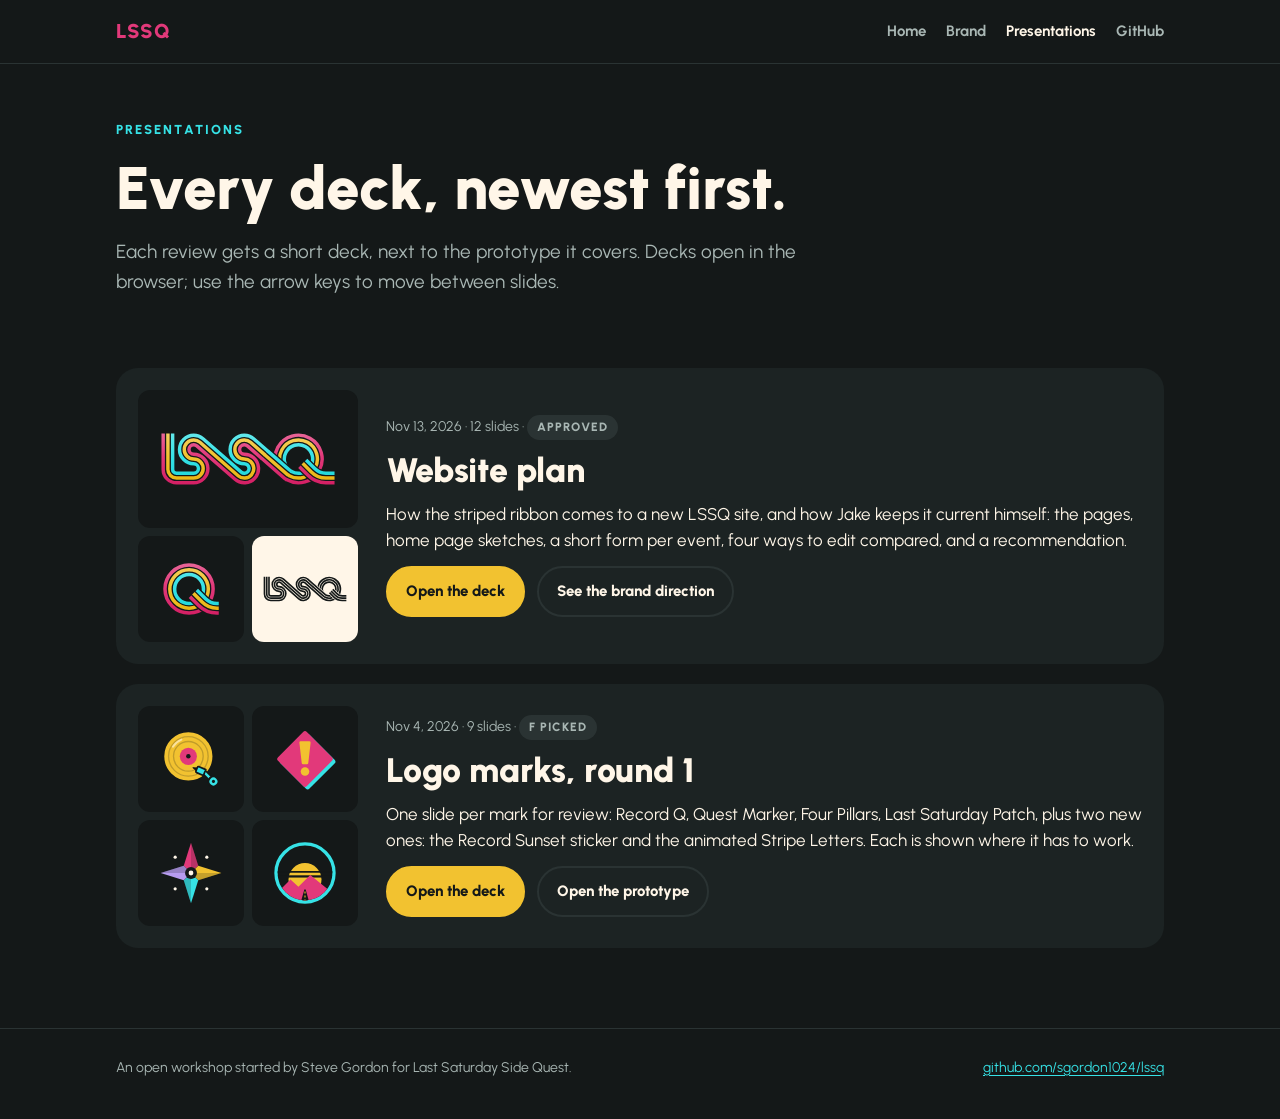
<file: presentations/index.html>
<!doctype html>
<html lang="en">
<head>
<meta charset="utf-8">
<meta name="viewport" content="width=device-width, initial-scale=1, viewport-fit=cover">
<title>Presentations · LSSQ Workshop</title>
<meta name="description" content="Every deck from the LSSQ Workshop, newest first.">
<link rel="preconnect" href="https://fonts.googleapis.com">
<link rel="preconnect" href="https://fonts.gstatic.com" crossorigin>
<link rel="stylesheet" href="https://fonts.googleapis.com/css2?family=Urbanist:wght@400;500;700;800;900&display=swap">
<link rel="icon" href="../brand/marks/f-q.svg" type="image/svg+xml">
<link rel="stylesheet" href="../assets/site.css">
</head>
<body>
<header class="top">
  <div class="top-inner">
    <a class="brand" href="../"><span>LSSQ</span></a>
    <ul class="nav">
      <li><a href="../">Home</a></li>
      <li><a href="../brand/">Brand</a></li>
      <li><a href="./" aria-current="page">Presentations</a></li>
      <li><a href="https://github.com/sgordon1024/lssq">GitHub</a></li>
    </ul>
  </div>
</header>

<main class="wrap">
  <section class="intro">
    <p class="kicker">Presentations</p>
    <h1>Every deck, newest first.</h1>
    <p class="lede">Each review gets a short deck, next to the prototype it covers. Decks open in the browser; use the arrow keys to move between slides.</p>
  </section>

  <!-- To add a deck: copy the <li class="deck"> below to the top of this list and change its date, title, summary and links. -->
  <ol class="decks">
    <li class="deck">
      <div class="mark-grid" aria-hidden="true">
        <span class="wide"><img src="../brand/marks/f-stripes.svg" alt=""></span>
        <span><img src="../brand/marks/f-q.svg" alt=""></span>
        <span class="cream"><img src="../brand/marks/f-stripes-mono.svg" alt=""></span>
      </div>
      <div class="body">
        <p class="meta"><time datetime="2026-11-13">Nov 13, 2026</time> · 12 slides · <span class="pill">Approved</span></p>
        <h2>Website plan</h2>
        <p>How the striped ribbon comes to a new LSSQ site, and how Jake keeps it current himself: the pages, home page sketches, a short form per event, four ways to edit compared, and a recommendation.</p>
        <div class="actions">
          <a class="btn primary" href="2026-11-13-website-plan/">Open the deck</a>
          <a class="btn" href="../brand/">See the brand direction</a>
        </div>
      </div>
    </li>
    <li class="deck">
      <div class="mark-grid" aria-hidden="true">
        <span><img src="../brand/marks/a-record-q.svg" alt=""></span>
        <span><img src="../brand/marks/b-quest-marker.svg" alt=""></span>
        <span><img src="../brand/marks/c-four-pillars.svg" alt=""></span>
        <span><img src="../brand/marks/d-sunset.svg" alt=""></span>
      </div>
      <div class="body">
        <p class="meta"><time datetime="2026-11-04">Nov 4, 2026</time> · 9 slides · <span class="pill">F picked</span></p>
        <h2>Logo marks, round 1</h2>
        <p>One slide per mark for review: Record Q, Quest Marker, Four Pillars, Last Saturday Patch, plus two new ones: the Record Sunset sticker and the animated Stripe Letters. Each is shown where it has to work.</p>
        <div class="actions">
          <a class="btn primary" href="2026-11-04-logo-marks/">Open the deck</a>
          <a class="btn" href="../prototypes/logo-marks/">Open the prototype</a>
        </div>
      </div>
    </li>
  </ol>
</main>

<footer class="foot">
  <div class="foot-inner">
    <p>An open workshop started by Steve Gordon for Last Saturday Side Quest.</p>
    <p><a href="https://github.com/sgordon1024/lssq">github.com/sgordon1024/lssq</a></p>
  </div>
</footer>
</body>
</html>
</file>
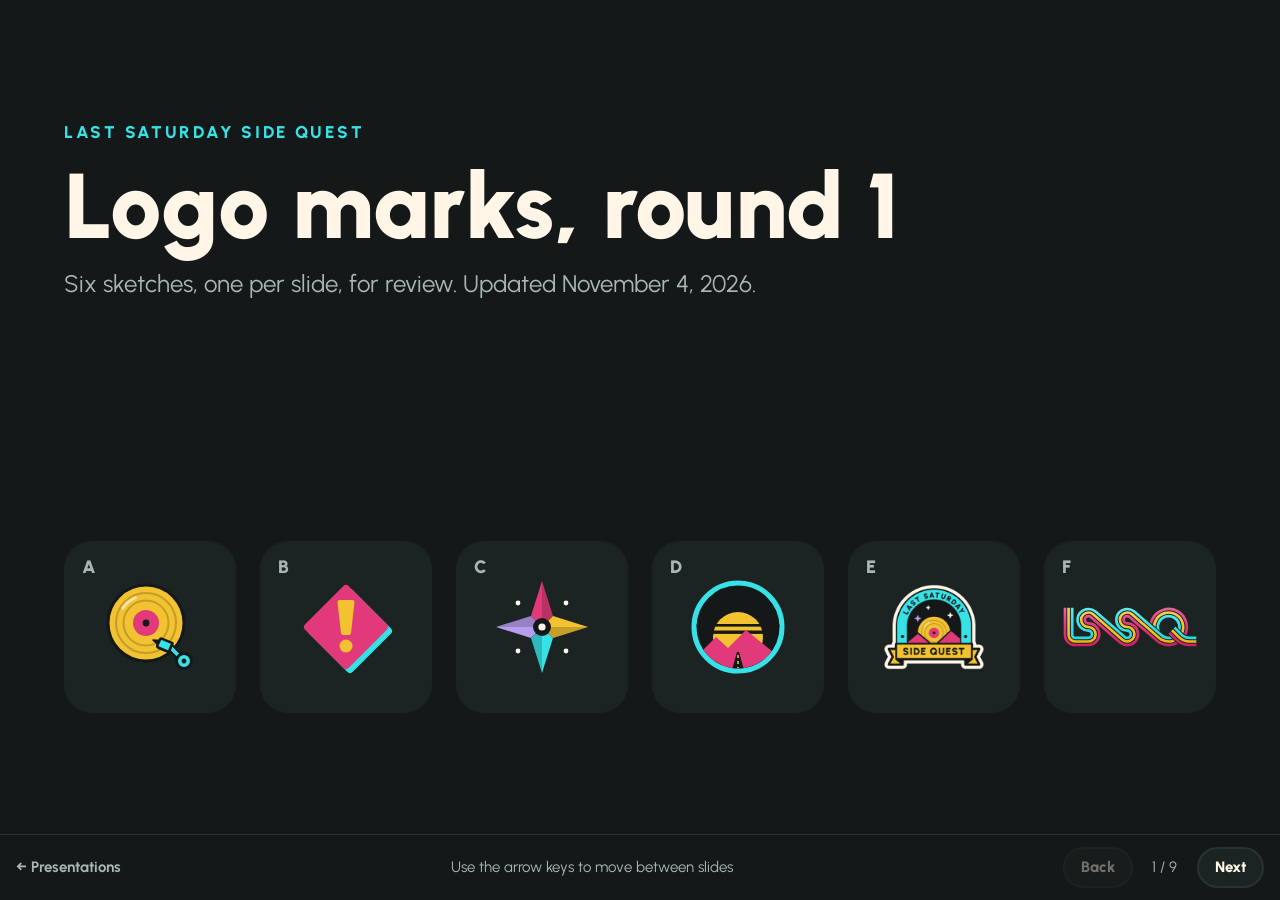
<file: presentations/2026-11-04-logo-marks/index.html>
<!doctype html>
<html lang="en">
<head>
<meta charset="utf-8">
<meta name="viewport" content="width=device-width, initial-scale=1, viewport-fit=cover">
<title>Logo marks, round 1 · LSSQ Workshop</title>
<meta name="description" content="Six logo mark sketches for Last Saturday Side Quest, one per slide, for review.">
<link rel="preconnect" href="https://fonts.googleapis.com">
<link rel="preconnect" href="https://fonts.gstatic.com" crossorigin>
<link rel="stylesheet" href="https://fonts.googleapis.com/css2?family=Urbanist:wght@400;500;700;800;900&display=swap">
<style>
/* A 1280 x 720 stage scaled to fit the window, one slide at a time.
   Under 760px wide the stage turns off and the slides stack as a normal scrolling page. */
:root {
  --ink: #141818; --panel: #1c2323; --line: #2a3333;
  --cream: #FFF6E8; --muted: #a9b7b4;
  --pink: #E2397A; --sun: #F2C230; --cyan: #36E2E6; --lav: #B79CF0;
  --font: "Urbanist", "Avenir Next", system-ui, sans-serif;
  color-scheme: dark;
}
* { box-sizing: border-box; }
html, body { height: 100%; }
body { margin: 0; background: var(--ink); color: var(--cream); font-family: var(--font); line-height: 1.4; }
img { display: block; max-width: 100%; }
p, h1, h2, ul { margin: 0; }
a { color: var(--cyan); }
button:focus-visible, a:focus-visible { outline: 3px solid var(--sun); outline-offset: 3px; }

.app { height: 100%; display: grid; grid-template-rows: minmax(0, 1fr) auto; }
.viewport { position: relative; overflow: hidden; }
.stage { position: absolute; left: 50%; top: 50%; width: 1280px; height: 720px; transform: translate(-50%, -50%); transform-origin: center; }
.slide { position: absolute; inset: 0; padding: 64px; display: grid; background: var(--ink); }
.slide[hidden] { display: none; }

/* Shared type */
.kicker { font-size: 17px; font-weight: 800; letter-spacing: .16em; text-transform: uppercase; color: var(--cyan); }
.label { font-size: 15px; font-weight: 800; letter-spacing: .14em; text-transform: uppercase; }
.sun { color: var(--sun); } .cyan { color: var(--cyan); } .pink { color: var(--pink); }
h1 { font-size: 92px; font-weight: 900; line-height: .98; }
h2 { font-size: 52px; font-weight: 900; line-height: 1.04; text-wrap: balance; }
.panel { background: var(--panel); border-radius: 28px; }

/* 1. Cover */
.cover { grid-template-rows: auto 1fr; gap: 40px; }
.cover-text { display: grid; gap: 16px; }
.cover-text .sub { font-size: 24px; color: var(--muted); }
.tiles { display: grid; grid-template-columns: repeat(6, minmax(0, 1fr)); gap: 24px; align-self: end; margin: 0; padding: 0; list-style: none; }
.tiles li { position: relative; aspect-ratio: 1; display: grid; place-items: center; }
.tiles img { width: 58%; }
.tiles img.wide { width: 80%; }
.tiles b { position: absolute; left: 18px; top: 14px; font-size: 18px; font-weight: 900; color: var(--muted); }

/* 2. The problem */
.why { grid-template-rows: auto 1fr; gap: 40px; }
.two { display: grid; grid-template-columns: minmax(0, 1fr) 470px; gap: 56px; align-items: start; }
.why .body { font-size: 24px; color: var(--muted); max-width: 30ch; }
.why .col { display: grid; gap: 28px; }
.list { display: grid; gap: 12px; padding: 0; list-style: none; font-size: 24px; font-weight: 700; }
.list li { display: flex; gap: 14px; align-items: baseline; }
.list li::before { content: ""; flex: none; width: 10px; height: 10px; border-radius: 50%; background: var(--sun); transform: translateY(-3px); }
.colors { padding: 32px 36px; display: grid; gap: 20px; }
.swatches { display: grid; gap: 14px; padding: 0; list-style: none; font-size: 21px; font-weight: 700; }
.swatches li { display: flex; align-items: center; gap: 16px; }
.swatches i { width: 40px; height: 40px; border-radius: 50%; background: var(--c); box-shadow: inset 0 0 0 2px var(--line); flex: none; }
.swatches code { margin-left: auto; font: 500 16px/1 ui-monospace, "SF Mono", Menlo, monospace; color: var(--muted); }

/* 3-6. One mark per slide */
.mark { grid-template-columns: 540px minmax(0, 1fr); gap: 60px; }
.mark .panel { display: grid; grid-template-rows: minmax(0, 1fr) auto; justify-items: center; align-items: center; padding: 36px 36px 30px; }
.mark .big { width: 320px; }
.sizes { display: flex; align-items: flex-end; gap: 26px; padding: 0; list-style: none; justify-self: stretch; }
.sizes li { display: grid; justify-items: start; gap: 8px; }
.sizes small { font-size: 12px; font-weight: 800; letter-spacing: .08em; text-transform: uppercase; color: var(--muted); }
.ig { width: 64px; height: 64px; border-radius: 50%; background: var(--ink); display: grid; place-items: center; box-shadow: 0 0 0 3px var(--panel), 0 0 0 5px var(--pink); }
.ig img { width: 68%; }
.wa { width: 40px; height: 40px; border-radius: 50%; background: var(--ink); display: grid; place-items: center; }
.wa img { width: 70%; }
.tab { display: inline-flex; align-items: center; gap: 8px; padding: 9px 14px 9px 12px; border-radius: 10px 10px 0 0; background: var(--line); font-size: 13px; white-space: nowrap; }
.tab img { width: 16px; height: 16px; }
.mark.patch .ig, .mark.patch .wa { background: transparent; }
.mark.patch .ig img, .mark.patch .wa img { width: 100%; }
.laptop { width: 116px; height: 84px; border-radius: 12px; background: var(--line); display: grid; place-items: center; }
.laptop img { width: 66px; }
.light { width: 64px; height: 64px; border-radius: 14px; background: var(--cream); display: grid; place-items: center; }
.light img { width: 76%; }

/* 8. Stripe Letters */
.mark.wordmark .panel { grid-template-rows: minmax(0, 1fr) auto auto; gap: 26px; }
.mark .big.wide { width: 500px; }
.replay { justify-self: center; font: inherit; font-size: 15px; font-weight: 800; color: var(--cream); background: transparent; border: 2px solid var(--line); border-radius: 999px; padding: 6px 16px; cursor: pointer; }
.replay:hover { border-color: var(--muted); }
.deco { display: flex; align-items: flex-end; gap: 22px; padding: 0; list-style: none; justify-self: stretch; }
.deco li { display: grid; justify-items: start; gap: 8px; }
.deco small { font-size: 12px; font-weight: 800; letter-spacing: .08em; text-transform: uppercase; color: var(--muted); }
.deco .band { width: 200px; }
.deco .corner { width: 64px; }
.deco .light { width: 120px; height: 64px; }
.deco .light img { width: 84%; }
.mark-text { display: grid; align-content: center; gap: 22px; min-width: 0; }
.mark-text .idea { font-size: 26px; line-height: 1.3; max-width: 26ch; }
.point { display: grid; gap: 6px; }
.point p:last-child { font-size: 21px; color: var(--muted); max-width: 34ch; }

/* 7. Pick */
.pick { grid-template-rows: auto auto 1fr; gap: 32px; }
.pick table { width: 100%; border-collapse: collapse; font-size: 21px; }
.pick th { text-align: left; font-size: 14px; font-weight: 800; letter-spacing: .12em; text-transform: uppercase; color: var(--muted); padding: 0 16px 12px 0; }
.pick td { padding: 10px 16px 10px 0; border-top: 1px solid var(--line); vertical-align: middle; }
.pick td:first-child { font-weight: 800; }
.opt { display: flex; align-items: center; gap: 14px; }
.opt img { width: 36px; height: 36px; }
.opt img.wide { width: 84px; }
.call { display: block; width: 120px; height: 36px; border: 2px dashed var(--line); border-radius: 10px; }
.rec { align-self: end; font-size: 23px; max-width: 64ch; color: var(--muted); }
.rec b { color: var(--cream); }

/* Bottom bar */
.bar { display: flex; flex-wrap: wrap; align-items: center; justify-content: space-between; gap: 10px 20px; padding-block: 12px; padding-left: max(16px, env(safe-area-inset-left, 0px)); padding-right: max(16px, env(safe-area-inset-right, 0px)); border-top: 1px solid var(--line); font-size: 15px; }
.bar a { color: var(--muted); text-decoration: none; font-weight: 700; }
.bar a:hover { color: var(--cream); }
.controls { display: flex; align-items: center; gap: 12px; }
.controls button { font: inherit; font-weight: 800; color: var(--cream); background: var(--panel); border: 2px solid var(--line); border-radius: 999px; padding: 8px 16px; cursor: pointer; }
.controls button:hover:not(:disabled) { border-color: var(--muted); }
.controls button:disabled { opacity: .4; cursor: default; }
.count { min-width: 4.5ch; text-align: center; font-variant-numeric: tabular-nums; color: var(--muted); }
.hint { color: var(--muted); }

/* Phone: no stage, slides stack */
@media (max-width: 760px) {
  html, body { height: auto; }
  .app { display: block; height: auto; }
  .viewport { overflow: visible; }
  .stage { position: static; width: auto; height: auto; transform: none !important; }
  .slide { position: static; padding: 40px 16px; border-bottom: 1px solid var(--line); gap: 28px; }
  .slide[hidden] { display: grid; }
  h1 { font-size: 48px; } h2 { font-size: 34px; }
  .cover-text .sub, .why .body, .list, .mark-text .idea, .rec { font-size: 19px; }
  .tiles { grid-template-columns: repeat(3, minmax(0, 1fr)); gap: 12px; }
  .two, .mark { grid-template-columns: 1fr; gap: 28px; }
  .mark .big { width: 200px; }
  .mark .big.wide { width: 100%; }
  .deco { flex-wrap: wrap; gap: 18px; }
  .deco .band { width: 160px; }
  .mark .panel { padding: 28px 20px 22px; gap: 28px; }
  .sizes { flex-wrap: wrap; gap: 18px; }
  .point p:last-child { font-size: 18px; }
  .swatches { font-size: 18px; }
  .pick .table-wrap { overflow-x: auto; }
  .pick table { font-size: 16px; min-width: 560px; }
  .controls, .hint { display: none; }
}
</style>
</head>
<body>
<div class="app">
  <main class="viewport" id="viewport">
    <div class="stage" id="stage">

      <section class="slide cover" aria-label="Slide 1 of 9: Logo marks, round 1">
        <div class="cover-text">
          <p class="kicker">Last Saturday Side Quest</p>
          <h1>Logo marks, round 1</h1>
          <p class="sub">Six sketches, one per slide, for review. Updated November 4, 2026.</p>
        </div>
        <ul class="tiles">
          <li class="panel"><b>A</b><img src="../../brand/marks/a-record-q.svg" alt="Option A, Record Q"></li>
          <li class="panel"><b>B</b><img src="../../brand/marks/b-quest-marker.svg" alt="Option B, Quest Marker"></li>
          <li class="panel"><b>C</b><img src="../../brand/marks/c-four-pillars.svg" alt="Option C, Four Pillars"></li>
          <li class="panel"><b>D</b><img src="../../brand/marks/d-sunset.svg" alt="Option D, Last Saturday Patch"></li>
          <li class="panel"><b>E</b><img src="../../brand/marks/png/e-record-sunset.png" alt="Option E, Record Sunset"></li>
          <li class="panel"><b>F</b><img class="wide" src="../../brand/marks/f-stripes.svg" alt="Option F, Stripe Letters"></li>
        </ul>
      </section>

      <section class="slide why" aria-label="Slide 2 of 9: Today's badge gets lost at small sizes" hidden>
        <h2>Today's badge gets lost at small sizes</h2>
        <div class="two">
          <div class="col">
            <p class="body">The current badge packs a turntable, a banner, the full name and eight confetti shapes into one image. As an Instagram avatar or a WhatsApp group icon, it turns into a smudge.</p>
            <p class="label sun">Every option</p>
            <ul class="list">
              <li>Keeps LSSQ's colors and 80s feel</li>
              <li>Reads as one simple shape at 16px</li>
              <li>Pairs with the full name when there's room</li>
            </ul>
          </div>
          <div class="panel colors">
            <p class="label cyan">Colors we keep</p>
            <ul class="swatches">
              <li><i style="--c: var(--pink)"></i>Banner pink<code>#E2397A</code></li>
              <li><i style="--c: var(--sun)"></i>Record yellow<code>#F2C230</code></li>
              <li><i style="--c: var(--cyan)"></i>Outline cyan<code>#36E2E6</code></li>
              <li><i style="--c: var(--lav)"></i>Confetti lavender<code>#B79CF0</code></li>
              <li><i style="--c: var(--ink)"></i>Turntable black<code>#141818</code></li>
            </ul>
          </div>
        </div>
      </section>

      <section class="slide mark" aria-label="Slide 3 of 9: Option A, Record Q" hidden>
        <div class="panel">
          <img class="big" src="../../brand/marks/a-record-q.svg" alt="Record Q: a yellow record with a pink label and a cyan tonearm as the tail of a Q">
          <ul class="sizes" aria-label="At real sizes">
            <li><span class="ig"><img src="../../brand/marks/a-record-q.svg" alt=""></span><small>Instagram</small></li>
            <li><span class="wa"><img src="../../brand/marks/a-record-q.svg" alt=""></span><small>WhatsApp</small></li>
            <li><span class="tab"><img src="../../brand/marks/a-record-q.svg" alt="">Last Saturday Side Quest</span><small>Browser tab, 16px</small></li>
          </ul>
        </div>
        <div class="mark-text">
          <p class="kicker sun">Option A</p>
          <h2>Record Q</h2>
          <p class="idea">The record from today's badge becomes the Q in LSSQ, and the tonearm, needle and all, is its tail.</p>
          <div class="point"><p class="label cyan">Why it could work</p><p>Closest to what people know, so it reads as a cleanup, not a rebrand.</p></div>
          <div class="point"><p class="label pink">Watch out</p><p>Yellow needs its dark outline to hold up on light backgrounds.</p></div>
        </div>
      </section>

      <section class="slide mark" aria-label="Slide 4 of 9: Option B, Quest Marker" hidden>
        <div class="panel">
          <img class="big" src="../../brand/marks/b-quest-marker.svg" alt="Quest Marker: a yellow exclamation point on a pink diamond with a cyan shadow">
          <ul class="sizes" aria-label="At real sizes">
            <li><span class="ig"><img src="../../brand/marks/b-quest-marker.svg" alt=""></span><small>Instagram</small></li>
            <li><span class="wa"><img src="../../brand/marks/b-quest-marker.svg" alt=""></span><small>WhatsApp</small></li>
            <li><span class="tab"><img src="../../brand/marks/b-quest-marker.svg" alt="">Last Saturday Side Quest</span><small>Browser tab, 16px</small></li>
          </ul>
        </div>
        <div class="mark-text">
          <p class="kicker sun">Option B</p>
          <h2>Quest Marker</h2>
          <p class="idea">The "!" that floats over a side quest in a video game: something worth doing over here.</p>
          <div class="point"><p class="label cyan">Why it could work</p><p>Boldest and simplest of the four, and the easiest to spot in a feed.</p></div>
          <div class="point"><p class="label pink">Watch out</p><p>It drops the record, so music isn't in the mark.</p></div>
        </div>
      </section>

      <section class="slide mark" aria-label="Slide 5 of 9: Option C, Four Pillars" hidden>
        <div class="panel">
          <img class="big" src="../../brand/marks/c-four-pillars.svg" alt="Four Pillars: a four-point compass star in pink, yellow, cyan and lavender">
          <ul class="sizes" aria-label="At real sizes">
            <li><span class="ig"><img src="../../brand/marks/c-four-pillars.svg" alt=""></span><small>Instagram</small></li>
            <li><span class="wa"><img src="../../brand/marks/c-four-pillars.svg" alt=""></span><small>WhatsApp</small></li>
            <li><span class="tab"><img src="../../brand/marks/c-four-pillars.svg" alt="">Last Saturday Side Quest</span><small>Browser tab, 16px</small></li>
          </ul>
        </div>
        <div class="mark-text">
          <p class="kicker sun">Option C</p>
          <h2>Four Pillars</h2>
          <p class="idea">A compass star for a gathering that moves every month, with one point per pillar: music, play, wellness and connection.</p>
          <div class="point"><p class="label cyan">Why it could work</p><p>Tells the whole LSSQ story, and the four colors can carry into the site.</p></div>
          <div class="point"><p class="label pink">Watch out</p><p>Four colors are hard to print in one ink, so it needs a one-color version.</p></div>
        </div>
      </section>

      <section class="slide mark patch" aria-label="Slide 6 of 9: Option D, Last Saturday Patch" hidden>
        <div class="panel">
          <img class="big" src="../../brand/marks/png/d-patch.png" alt="Last Saturday Patch: a striped sunset over pink mountains, ringed by the words Last Saturday Side Quest">
          <ul class="sizes" aria-label="At real sizes, using the small sunset version">
            <li><span class="ig"><img src="../../brand/marks/d-sunset.svg" alt=""></span><small>Instagram</small></li>
            <li><span class="wa"><img src="../../brand/marks/d-sunset.svg" alt=""></span><small>WhatsApp</small></li>
            <li><span class="tab"><img src="../../brand/marks/d-sunset.svg" alt="">Last Saturday Side Quest</span><small>Browser tab, 16px</small></li>
          </ul>
        </div>
        <div class="mark-text">
          <p class="kicker sun">Option D</p>
          <h2>Last Saturday Patch</h2>
          <p class="idea">A striped sunset over the mountains, ringed like a patch you'd sew on a jacket.</p>
          <div class="point"><p class="label cyan">Why it could work</p><p>Feels the most outdoors and nomad. The small version is just the sunset.</p></div>
          <div class="point"><p class="label pink">Watch out</p><p>The full patch has small text, so it's for merch, not avatars.</p></div>
        </div>
      </section>

      <section class="slide mark" aria-label="Slide 7 of 9: Option E, Record Sunset" hidden>
        <div class="panel">
          <img class="big" src="../../brand/marks/png/e-record-sunset.png" alt="Record Sunset: a yellow record setting like a sun behind pink mountains, in a cyan arch that reads Last Saturday, with a yellow Side Quest banner and a cream die-cut border">
          <ul class="sizes" aria-label="As a sticker">
            <li><span class="laptop"><img src="../../brand/marks/png/e-record-sunset.png" alt=""></span><small>On a laptop</small></li>
            <li><span class="light"><img src="../../brand/marks/png/e-record-sunset.png" alt=""></span><small>On light</small></li>
            <li><span class="wa"><img src="../../brand/marks/a-record-q.svg" alt=""></span><small>Avatar, with A</small></li>
          </ul>
        </div>
        <div class="mark-text">
          <p class="kicker sun">Option E &middot; New</p>
          <h2>Record Sunset</h2>
          <p class="idea">A's record sets like a sun behind the mountains, under the banner from today's badge.</p>
          <div class="point"><p class="label cyan">Why it could work</p><p>Made for stickers and patches: thick outlines, a die-cut border, flat colors and big type.</p></div>
          <div class="point"><p class="label pink">Watch out</p><p>It's for merch, not avatars. Pair it with A for small sizes.</p></div>
        </div>
      </section>

      <section class="slide mark wordmark" aria-label="Slide 8 of 9: Option F, Stripe Letters" hidden>
        <div class="panel">
          <img class="big wide" data-replay src="../../brand/marks/f-stripes-animated.svg" alt="Stripe Letters: LSSQ written in one continuous ribbon of pink, yellow and cyan stripes, each letter flowing into the next, with the Q's tail curving out along the baseline">
          <button type="button" class="replay">Play it again</button>
          <ul class="deco" aria-label="The same stripes as decoration">
            <li><img class="band" src="../../brand/marks/f-stripe-band.svg" alt=""><small>Divider</small></li>
            <li><img class="corner" src="../../brand/marks/f-stripe-corner.svg" alt=""><small>Corner</small></li>
            <li><span class="light"><img src="../../brand/marks/f-stripes-mono.svg" alt=""></span><small>One color</small></li>
          </ul>
        </div>
        <div class="mark-text">
          <p class="kicker sun">Option F &middot; New</p>
          <h2>Stripe Letters</h2>
          <p class="idea">LSSQ written in one unbroken ribbon of three stripes, like a 70s racing stripe that never lifts off.</p>
          <div class="point"><p class="label cyan">Why it could work</p><p>The most retro of the six. Each stripe writes the word in turn, then a glint runs across it. It holds up in one ink, and the same stripes make borders and dividers.</p></div>
          <div class="point"><p class="label pink">Watch out</p><p>It's a wordmark, so it's too wide for avatars. Pair it with A there.</p></div>
        </div>
      </section>

      <section class="slide pick" aria-label="Slide 9 of 9: Pick one, or mix two" hidden>
        <h2>Pick one, or mix two</h2>
        <div class="table-wrap">
          <table>
            <thead><tr><th scope="col">Option</th><th scope="col">Best at</th><th scope="col">Watch out</th><th scope="col">Your call</th></tr></thead>
            <tbody>
              <tr><td><span class="opt"><img src="../../brand/marks/a-record-q.svg" alt="">A, Record Q</span></td><td>Familiar, reads at 16px</td><td>Needs its outline on light</td><td><span class="call" aria-label="Blank, for your call"></span></td></tr>
              <tr><td><span class="opt"><img src="../../brand/marks/b-quest-marker.svg" alt="">B, Quest Marker</span></td><td>Boldest, easiest to spot</td><td>No music in the mark</td><td><span class="call" aria-label="Blank, for your call"></span></td></tr>
              <tr><td><span class="opt"><img src="../../brand/marks/c-four-pillars.svg" alt="">C, Four Pillars</span></td><td>Tells the whole story</td><td>Needs a one-color version</td><td><span class="call" aria-label="Blank, for your call"></span></td></tr>
              <tr><td><span class="opt"><img src="../../brand/marks/d-sunset.svg" alt="">D, Patch</span></td><td>Great on merch</td><td>Text too small for avatars</td><td><span class="call" aria-label="Blank, for your call"></span></td></tr>
              <tr><td><span class="opt"><img src="../../brand/marks/png/e-record-sunset.png" alt="">E, Record Sunset</span></td><td>Stickers and patches</td><td>Merch only, pair with A</td><td><span class="call" aria-label="Blank, for your call"></span></td></tr>
              <tr><td><span class="opt"><img class="wide" src="../../brand/marks/f-stripes.svg" alt="">F, Stripe Letters</span></td><td>One ribbon, animates, makes decoration</td><td>Too wide for avatars</td><td><span class="call" aria-label="Blank, for your call"></span></td></tr>
            </tbody>
          </table>
        </div>
        <p class="rec"><b>Starting point: A for the mark, E for stickers.</b> They share the record people know, and A still reads at 16px. F could join them as the wordmark, with its stripes as decoration.</p>
      </section>

    </div>
  </main>

  <nav class="bar" aria-label="Deck">
    <a href="../">&larr; Presentations</a>
    <span class="hint">Use the arrow keys to move between slides</span>
    <div class="controls">
      <button type="button" id="prev" aria-label="Previous slide">Back</button>
      <span class="count" id="count" aria-live="polite">1 / 9</span>
      <button type="button" id="next" aria-label="Next slide">Next</button>
    </div>
  </nav>
</div>

<script>
  const slides = [...document.querySelectorAll('.slide')];
  const stage = document.getElementById('stage');
  const viewport = document.getElementById('viewport');
  const count = document.getElementById('count');
  const prev = document.getElementById('prev');
  const next = document.getElementById('next');
  const phone = matchMedia('(max-width: 760px)');
  let current = 0;

  function show(n) {
    current = Math.max(0, Math.min(slides.length - 1, n));
    slides.forEach((s, i) => { s.hidden = !phone.matches && i !== current; });
    count.textContent = `${current + 1} / ${slides.length}`;
    prev.disabled = current === 0;
    next.disabled = current === slides.length - 1;
    if (!phone.matches) {
      history.replaceState(null, '', `#${current + 1}`);
      replay(slides[current]);
    }
  }

  function fit() {
    if (phone.matches) { stage.style.transform = ''; return; }
    const scale = Math.min(viewport.clientWidth / 1280, viewport.clientHeight / 720);
    stage.style.transform = `translate(-50%, -50%) scale(${scale})`;
  }

  // Restart an animated SVG by loading it fresh.
  function replay(scope) {
    scope.querySelectorAll('img[data-replay]').forEach(img => {
      img.src = img.src.split('?')[0] + '?play=' + Date.now();
    });
  }
  document.querySelectorAll('.replay').forEach(b => b.addEventListener('click', () => replay(b.closest('.slide'))));

  prev.addEventListener('click', () => show(current - 1));
  next.addEventListener('click', () => show(current + 1));
  document.addEventListener('keydown', e => {
    if (phone.matches || e.altKey || e.metaKey || e.ctrlKey) return;
    if (['ArrowRight', 'PageDown', ' '].includes(e.key)) { e.preventDefault(); show(current + 1); }
    if (['ArrowLeft', 'PageUp'].includes(e.key)) { e.preventDefault(); show(current - 1); }
    if (e.key === 'Home') show(0);
    if (e.key === 'End') show(slides.length - 1);
  });
  const fromHash = () => (parseInt(location.hash.slice(1), 10) || 1) - 1;
  addEventListener('hashchange', () => show(fromHash()));
  addEventListener('resize', fit);
  phone.addEventListener('change', () => { show(current); fit(); });

  show(fromHash());
  fit();
</script>
</body>
</html>
</file>
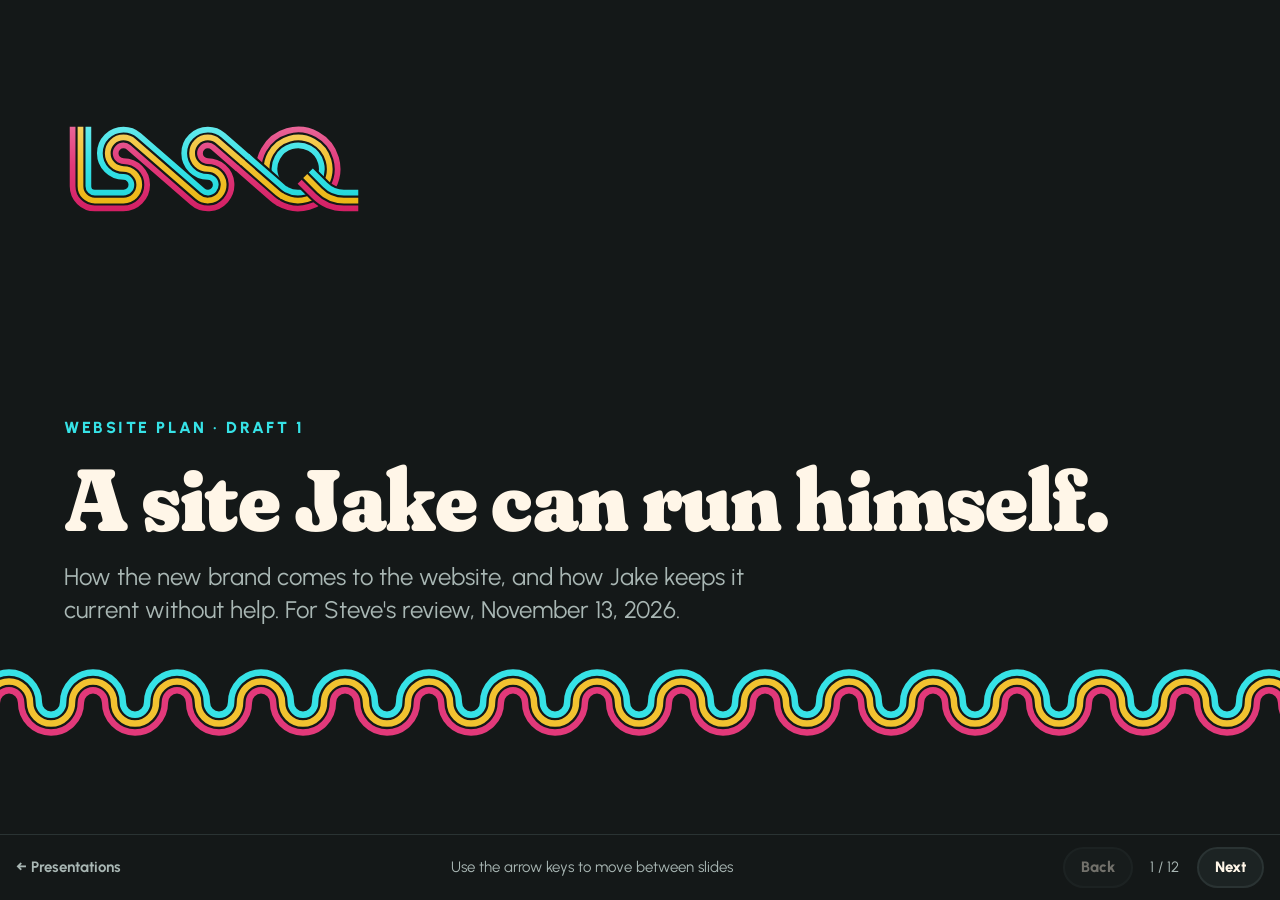
<file: presentations/2026-11-13-website-plan/index.html>
<!doctype html>
<html lang="en">
<head>
<meta charset="utf-8">
<meta name="viewport" content="width=device-width, initial-scale=1, viewport-fit=cover">
<title>Website plan · LSSQ Workshop</title>
<meta name="description" content="A plan for a new Last Saturday Side Quest site in the striped ribbon style, and how Jake could keep it current himself.">
<link rel="icon" href="../../brand/marks/f-q.svg" type="image/svg+xml">
<link rel="preconnect" href="https://fonts.googleapis.com">
<link rel="preconnect" href="https://fonts.gstatic.com" crossorigin>
<link rel="stylesheet" href="https://fonts.googleapis.com/css2?family=Fraunces:opsz,wght,SOFT,WONK@9..144,600..900,100,1&family=Urbanist:wght@400;500;700;800;900&display=swap">
<style>
/* A 1280 x 720 stage scaled to fit the window, one slide at a time.
   Under 760px wide the stage turns off and the slides stack as a normal scrolling page.
   Built on the brand direction: Fraunces headlines, Urbanist text, the ribbon's colors and patterns. */
:root {
  --ink: #141818; --panel: #1c2323; --line: #2a3333;
  --cream: #FFF6E8; --muted: #a9b7b4;
  --pink: #E2397A; --sun: #F2C230; --cyan: #36E2E6; --lav: #B79CF0; --deep-pink: #C42566;
  --font: "Urbanist", "Avenir Next", system-ui, sans-serif;
  --display: "Fraunces", "Cooper Black", Georgia, serif;
  --echo-gap: var(--ink);
  color-scheme: dark;
}
* { box-sizing: border-box; }
html, body { height: 100%; }
body { margin: 0; background: var(--ink); color: var(--cream); font-family: var(--font); line-height: 1.4; }
img { display: block; max-width: 100%; }
p, h1, h2, h3, ul, ol { margin: 0; }
ul, ol { padding: 0; list-style: none; }
a { color: var(--cyan); }
button:focus-visible, a:focus-visible { outline: 3px solid var(--sun); outline-offset: 3px; }

.app { height: 100%; display: grid; grid-template-rows: minmax(0, 1fr) auto; }
.viewport { position: relative; overflow: hidden; }
.stage { position: absolute; left: 50%; top: 50%; width: 1280px; height: 720px; transform: translate(-50%, -50%); transform-origin: center; }
.slide { position: absolute; inset: 0; padding: 64px; display: grid; align-content: start; background: var(--ink); }
.slide[hidden] { display: none; }

/* Shared type */
.kicker { font-size: 16px; font-weight: 800; letter-spacing: .16em; text-transform: uppercase; color: var(--cyan); }
.label { font-size: 14px; font-weight: 800; letter-spacing: .16em; text-transform: uppercase; }
.sun { color: var(--sun); } .cyan { color: var(--cyan); } .pink { color: var(--pink); }
h1, h2, .display { font-family: var(--display); font-weight: 900; font-variation-settings: "SOFT" 100, "WONK" 1; letter-spacing: -.01em; }
h1 { font-size: 88px; line-height: .96; text-wrap: balance; }
h2 { font-size: 50px; line-height: 1.02; text-wrap: balance; }
.head { display: grid; gap: 14px; }
.panel { background: var(--panel); border-radius: 24px; }
.note { font-size: 18px; color: var(--muted); }
.note b { color: var(--cream); }
.tag { display: inline-block; padding: 3px 10px; border-radius: 999px; background: var(--line); color: var(--muted); font-size: 12px; font-weight: 800; letter-spacing: .1em; text-transform: uppercase; white-space: nowrap; }
.tag.cyan { background: var(--cyan); color: var(--ink); }
.tag.sun { background: var(--sun); color: var(--ink); }

/* The stripe echo, finished: three stripes trail the letters at the ribbon's 41 degree angle. */
.echo { text-shadow: 0.005em 0.004em 0 var(--echo-gap), 0.009em 0.008em 0 var(--echo-gap), 0.014em 0.012em 0 var(--echo-gap), 0.018em 0.016em 0 var(--echo-gap), 0.023em 0.020em 0 var(--cyan), 0.028em 0.024em 0 var(--cyan), 0.032em 0.028em 0 var(--cyan), 0.037em 0.032em 0 var(--cyan), 0.042em 0.036em 0 var(--cyan), 0.046em 0.040em 0 var(--cyan), 0.051em 0.044em 0 var(--cyan), 0.055em 0.048em 0 var(--cyan), 0.061em 0.053em 0 var(--echo-gap), 0.066em 0.057em 0 var(--echo-gap), 0.070em 0.061em 0 var(--echo-gap), 0.075em 0.065em 0 var(--echo-gap), 0.080em 0.070em 0 var(--sun), 0.085em 0.073em 0 var(--sun), 0.089em 0.077em 0 var(--sun), 0.094em 0.081em 0 var(--sun), 0.098em 0.085em 0 var(--sun), 0.103em 0.089em 0 var(--sun), 0.107em 0.093em 0 var(--sun), 0.112em 0.097em 0 var(--sun), 0.118em 0.102em 0 var(--echo-gap), 0.122em 0.106em 0 var(--echo-gap), 0.127em 0.110em 0 var(--echo-gap), 0.131em 0.114em 0 var(--echo-gap), 0.137em 0.119em 0 var(--pink), 0.141em 0.123em 0 var(--pink), 0.146em 0.127em 0 var(--pink), 0.150em 0.131em 0 var(--pink), 0.155em 0.134em 0 var(--pink), 0.159em 0.138em 0 var(--pink), 0.164em 0.142em 0 var(--pink), 0.168em 0.146em 0 var(--pink); }

/* Numbered markers, shared by the mockups and their notes */
.n { display: inline-grid; place-items: center; width: 30px; height: 30px; border-radius: 50%; background: var(--cream); color: var(--ink); font: 900 14px/1 var(--font); letter-spacing: 0; text-shadow: none; box-shadow: 0 0 0 3px var(--ink); flex: none; }
.pin { position: absolute; z-index: 2; }
.notes { display: grid; gap: 22px; align-content: center; }
.notes li { display: grid; grid-template-columns: 30px minmax(0, 1fr); gap: 16px; align-items: start; font-size: 20px; line-height: 1.35; color: var(--muted); }
.notes b { color: var(--cream); }

/* 1. Cover */
.cover { grid-template-rows: auto minmax(0, 1fr); padding-bottom: 150px; background: var(--ink) url(../../brand/patterns/road.svg) left -12px bottom 34px / 84px auto repeat-x; }
.cover-mark { width: 300px; height: auto; }
.cover-text { align-self: end; display: grid; gap: 18px; }
.cover .sub { font-size: 24px; color: var(--muted); max-width: 52ch; }

/* 2. Goal */
.goal { grid-template-rows: auto minmax(0, 1fr); gap: 36px; }
.two { display: grid; grid-template-columns: minmax(0, 1fr) 440px; gap: 64px; align-items: start; }
.col { display: grid; gap: 30px; }
.list { display: grid; gap: 14px; font-size: 24px; font-weight: 700; }
.list li { display: flex; gap: 14px; align-items: baseline; }
.list li::before { content: ""; flex: none; width: 10px; height: 10px; border-radius: 50%; background: var(--sun); transform: translateY(-3px); }
.done { display: grid; gap: 18px; padding: 34px 36px 38px; }
.done .band { width: 180px; margin-bottom: 6px; }
.done-text { font-family: var(--display); font-weight: 800; font-variation-settings: "SOFT" 100, "WONK" 1; font-size: 40px; line-height: 1.08; }
.done-sub { font-size: 20px; color: var(--muted); }

/* 3. Today's site */
.today { grid-template-rows: auto auto auto; gap: 34px; }
.issues { display: grid; grid-template-columns: repeat(3, minmax(0, 1fr)); gap: 16px; }
.issues li { display: grid; gap: 8px; align-content: start; padding: 22px 24px 24px; border-radius: 20px; background: var(--panel); }
.issues b { display: flex; align-items: center; gap: 10px; font-size: 22px; }
.issues b::before { content: ""; flex: none; width: 12px; height: 12px; border-radius: 50%; background: var(--c, var(--pink)); }
.issues span { font-size: 18px; color: var(--muted); }

/* 4. The pages */
.pages-slide { grid-template-rows: auto auto; gap: 36px; }
.pages { display: grid; grid-template-columns: repeat(4, minmax(0, 1fr)); gap: 16px; }
.pages li { display: grid; grid-template-rows: auto auto 1fr; gap: 12px; padding: 16px 16px 22px; border-radius: 20px; background: var(--panel); }
.pages h3 { display: flex; align-items: center; gap: 10px; font-size: 24px; font-weight: 800; }
.pages p { font-size: 17px; color: var(--muted); }
.wf { height: 230px; padding: 12px; border-radius: 14px; background: var(--ink); display: grid; align-content: start; gap: 8px; overflow: hidden; }
.wf i { display: block; height: 7px; border-radius: 4px; background: var(--line); width: var(--w, 100%); }
.wf .bar { display: flex; justify-content: space-between; align-items: center; padding-bottom: 8px; border-bottom: 1px solid var(--line); margin-bottom: 4px; }
.wf .bar img { height: 14px; width: auto; }
.wf .bar span { display: flex; gap: 5px; }
.wf .bar span i { width: 16px; height: 5px; }
.wf .blk { height: 56px; border-radius: 8px; background: var(--panel); }
.wf .art { height: 62px; border-radius: 8px; background: var(--cream) url(../../brand/patterns/arches.svg) left bottom / auto 28px repeat-x; }
.wf .ttl { height: 16px; width: 70%; background: var(--cream); border-radius: 5px; box-shadow: 3px 3px 0 var(--ink), 5px 5px 0 var(--cyan), 7px 7px 0 var(--ink), 9px 9px 0 var(--sun), 11px 11px 0 var(--ink), 13px 13px 0 var(--pink); margin-bottom: 10px; }
.wf .pill { width: 62px; height: 16px; border-radius: 999px; background: var(--sun); }
.wf .pill.out { background: none; box-shadow: inset 0 0 0 2px var(--line); }
.wf .row { display: flex; gap: 6px; align-items: center; }
.wf .sq { position: relative; flex: 1; height: 30px; border-radius: 6px; background: var(--panel); }
.wf .sq::before { content: ""; position: absolute; left: 7px; top: 7px; width: 6px; height: 6px; border-radius: 50%; background: var(--c); }
.wf .ev { display: grid; grid-template-columns: 34px 1fr; gap: 8px; align-items: center; padding: 6px; border-radius: 8px; background: var(--panel); }
.wf .ev b { height: 28px; border-radius: 6px; background: var(--sun); }
.wf .ev span { display: grid; gap: 5px; }
.wf .road { height: 34px; background: url(../../brand/patterns/road.svg) left -4px center / 34px auto repeat-x; }

/* 5. Home page, first screen */
.first { grid-template-rows: auto minmax(0, 1fr); gap: 26px; }
.first .body { display: grid; grid-template-columns: 780px minmax(0, 1fr); gap: 48px; align-items: center; min-height: 0; }
.browser { position: relative; border-radius: 16px; overflow: hidden; background: var(--ink); box-shadow: 0 0 0 2px var(--line), 0 24px 60px rgba(0, 0, 0, .45); }
.chrome { display: flex; align-items: center; gap: 8px; padding: 9px 14px; background: var(--panel); border-bottom: 1px solid var(--line); }
.chrome > i { width: 11px; height: 11px; border-radius: 50%; background: var(--line); }
.chrome .ctab { margin-left: 10px; display: inline-flex; gap: 7px; align-items: center; font-size: 12px; font-weight: 700; color: var(--muted); padding: 5px 12px 5px 9px; border-radius: 8px; background: var(--ink); }
.chrome .ctab img { width: 14px; height: 14px; }
.sample { margin-left: auto; padding: 2px 8px; border-radius: 999px; background: var(--ink); color: var(--muted); font-size: 10px; font-weight: 800; letter-spacing: .1em; text-transform: uppercase; }
.site { position: relative; padding-bottom: 58px; background: var(--ink) url(../../brand/patterns/road.svg) left -8px bottom 12px / 56px auto repeat-x; }
.s-bar { position: relative; display: flex; align-items: center; gap: 22px; padding: 14px 24px; border-bottom: 1px solid var(--line); }
.s-bar img { height: 28px; width: auto; margin-right: auto; }
.s-bar ul { display: flex; gap: 18px; font-size: 13px; font-weight: 800; color: var(--muted); }
.s-bar .pin { left: 124px; top: 50%; transform: translateY(-50%); }
.s-btn { position: relative; display: inline-flex; align-items: center; padding: 7px 14px; border-radius: 999px; font-size: 12px; font-weight: 800; border: 2px solid var(--line); color: var(--cream); white-space: nowrap; text-shadow: none; }
.s-btn.primary { background: var(--sun); border-color: var(--sun); color: var(--ink); }
.s-btn .pin { left: -15px; top: -17px; }
.s-hero { display: grid; grid-template-columns: minmax(0, 1fr) 300px; gap: 28px; align-items: center; padding: 24px 24px 6px; }
.s-intro { display: grid; gap: 12px; justify-items: start; }
.s-label { font-size: 10px; font-weight: 800; letter-spacing: .16em; text-transform: uppercase; color: var(--cyan); }
.s-h1 { font-family: var(--display); font-weight: 900; font-variation-settings: "SOFT" 100, "WONK" 1; letter-spacing: -.01em; font-size: 48px; line-height: .96; }
.s-intro p.t { font-size: 14px; color: var(--muted); max-width: 34ch; }
.s-next { position: relative; display: grid; gap: 9px; padding: 14px 16px 18px; border-radius: 16px; background: var(--panel); --echo-gap: var(--panel); }
.s-next > .pin { left: -15px; top: -15px; }
.s-next .art { height: 68px; border-radius: 10px; background: var(--cream) url(../../brand/patterns/arches.svg) left bottom / auto 36px repeat-x; }
.s-next .s-label { color: var(--sun); }
.s-event { position: relative; font-size: 40px; line-height: .92; padding-bottom: .12em; }
.s-event .pin { right: -6px; top: -4px; }
.s-place { font-size: 13px; color: var(--muted); }
.s-next .btns { display: flex; gap: 8px; margin-top: 2px; }

/* 6. Home page, further down */
.further { grid-template-columns: minmax(0, 1fr) 340px; gap: 64px; }
.further .left { display: grid; align-content: start; gap: 34px; }
.sections { display: grid; gap: 18px; }
.sections li { display: grid; grid-template-columns: 6px minmax(0, 1fr); gap: 18px; }
.sections li::before { content: ""; border-radius: 3px; background: var(--c); }
.sections b { display: block; font-size: 21px; }
.sections span { font-size: 18px; color: var(--muted); }
.phone { width: 340px; height: 592px; padding: 10px; border-radius: 42px; background: var(--panel); box-shadow: 0 0 0 2px var(--line), 0 24px 60px rgba(0, 0, 0, .45); }
.screen { position: relative; height: 100%; border-radius: 33px; overflow: hidden; background: var(--ink); }
.screen .sample { position: absolute; top: 12px; right: 14px; background: var(--panel); }
.p-sec { display: grid; gap: 8px; padding: 14px 18px 13px; border-bottom: 1px solid var(--line); }
.p-h { font-family: var(--display); font-weight: 900; font-variation-settings: "SOFT" 100, "WONK" 1; font-size: 24px; line-height: 1; }
.p-t { font-size: 12px; color: var(--muted); }
.pillars { display: flex; flex-wrap: wrap; gap: 5px; margin-top: 2px; }
.pillars li { padding: 3px 8px; border-radius: 999px; box-shadow: inset 0 0 0 1.5px var(--c); font-size: 10px; font-weight: 800; letter-spacing: .06em; text-transform: uppercase; }
.p-events { display: grid; gap: 6px; }
.p-events li { display: grid; grid-template-columns: 38px minmax(0, 1fr) auto; gap: 10px; align-items: center; padding: 5px 8px; border-radius: 10px; background: var(--panel); }
.p-events .date { display: grid; justify-items: center; padding: 3px 0; border-radius: 7px; background: var(--sun); color: var(--ink); font-size: 9px; font-weight: 800; letter-spacing: .08em; text-transform: uppercase; line-height: 1.1; }
.p-events .date b { font-size: 15px; letter-spacing: 0; }
.p-events span b { display: block; font-size: 13px; }
.p-events small { font-size: 11px; color: var(--muted); }
.p-events .chat { font-size: 11px; font-weight: 800; color: var(--cyan); }
.p-road { height: 30px; margin: 2px -18px 0; background: url(../../brand/patterns/road.svg) left -6px center / 44px auto repeat-x; }
.stops { display: flex; gap: 14px; font-size: 11px; color: var(--muted); }
.stops b { display: block; font-size: 12px; color: var(--cream); }
.p-give { display: grid; gap: 8px; padding: 15px 18px 16px; background: var(--cream); color: var(--ink); }
.p-give .p-t { color: #4b5452; }
.give-btns { display: flex; gap: 6px; margin-top: 2px; }
.give-btns span { padding: 6px 10px; border-radius: 999px; background: var(--ink); color: var(--cream); font-size: 11px; font-weight: 800; }
.give-btns span:first-child { background: var(--deep-pink); }
.p-foot { display: grid; grid-template-columns: 34px minmax(0, 1fr); gap: 10px; align-items: center; padding: 10px 18px 12px; }
.p-foot img { width: 34px; }
.p-foot p { font-size: 11px; color: var(--muted); }
.p-foot a { color: var(--cyan); font-weight: 800; text-decoration: none; }

/* 7. Editing events */
.form-slide { grid-template-rows: auto minmax(0, 1fr); gap: 28px; }
.form-slide .body { display: grid; grid-template-columns: 540px minmax(0, 1fr); gap: 60px; align-items: start; }
.cms { border-radius: 18px; overflow: hidden; background: var(--panel); box-shadow: 0 0 0 2px var(--line); }
.cms-bar { display: flex; align-items: center; gap: 10px; padding: 12px 18px; border-bottom: 1px solid var(--line); font-size: 14px; font-weight: 700; color: var(--muted); }
.cms-bar b { color: var(--cream); }
.cms-bar .tag { margin-left: auto; }
.cms-body { display: grid; gap: 9px; padding: 14px 18px 16px; }
.field { display: grid; gap: 4px; }
.field > span { font-size: 11px; font-weight: 800; letter-spacing: .1em; text-transform: uppercase; color: var(--muted); }
.input { display: flex; align-items: center; gap: 10px; min-height: 36px; padding: 7px 12px; border-radius: 9px; background: var(--ink); box-shadow: inset 0 0 0 1.5px var(--line); font-size: 15px; }
.input.area { min-height: 56px; align-items: start; line-height: 1.35; }
.input .thumb { flex: none; width: 34px; height: 24px; border-radius: 5px; background: var(--cream) url(../../brand/patterns/arches.svg) left bottom / auto 12px repeat-x; }
.row2 { display: grid; grid-template-columns: repeat(2, minmax(0, 1fr)); gap: 10px; }
.cms-actions { display: flex; gap: 8px; margin-top: 4px; }
.cms-actions .s-btn { font-size: 13px; padding: 8px 16px; }
.flows { display: grid; gap: 24px; }
.into { display: grid; gap: 12px; }
.into li { display: flex; gap: 14px; align-items: center; padding: 14px 18px; border-radius: 16px; background: var(--panel); font-size: 21px; font-weight: 700; }
.into li::before { content: "→"; color: var(--c); font-weight: 900; }
.into small { margin-left: auto; font-size: 14px; font-weight: 700; color: var(--muted); }

/* 8. Options */
.options { grid-template-rows: auto auto auto; gap: 30px; }
.table-wrap { min-width: 0; }
.options table { width: 100%; border-collapse: collapse; table-layout: fixed; font-size: 18px; }
.options col.c1 { width: 196px; } .options col.c2 { width: 190px; } .options col.c3 { width: 270px; } .options col.c4 { width: 200px; } .options col.c5 { width: 150px; }
.options th { text-align: left; font-size: 13px; font-weight: 800; letter-spacing: .12em; text-transform: uppercase; color: var(--muted); padding: 0 14px 12px 0; vertical-align: bottom; }
.options td { padding: 14px 14px 14px 0; border-top: 1px solid var(--line); vertical-align: top; color: var(--muted); }
.options td:first-child { color: var(--cream); font-weight: 800; font-size: 20px; padding-left: 16px; }
.options td:first-child .tag { display: table; margin-top: 6px; }
.options tr.pick td { background: var(--panel); color: var(--cream); border-top-color: transparent; }
.options tr.pick td:first-child { border-radius: 14px 0 0 14px; box-shadow: inset 4px 0 0 var(--cyan); }
.options tr.pick td:last-child { border-radius: 0 14px 14px 0; }
.options tr.pick + tr td { border-top-color: transparent; }

/* 9. Recommendation */
.rec { grid-template-rows: auto auto auto auto; gap: 24px; }
.flow { display: grid; grid-template-columns: repeat(5, minmax(0, 1fr)); gap: 14px; position: relative; }
.flow::before { content: ""; position: absolute; left: 30px; right: 30px; top: 31px; height: 14px; background: linear-gradient(var(--cyan) 0 4px, transparent 4px 5px, var(--sun) 5px 9px, transparent 9px 10px, var(--pink) 10px 14px); border-radius: 3px; }
.flow li { position: relative; display: grid; gap: 6px; justify-items: start; }
.flow .n { width: 76px; height: 76px; font-size: 15px; background: var(--panel); color: var(--cream); box-shadow: 0 0 0 3px var(--ink), inset 0 0 0 3px var(--c); font-weight: 900; text-transform: uppercase; letter-spacing: .06em; }
.flow b { font-size: 22px; margin-top: 8px; }
.flow li > span:not(.n) { font-size: 17px; color: var(--muted); }
.why-grid { display: grid; grid-template-columns: minmax(0, 1.3fr) minmax(0, 1fr); gap: 20px; }
.why-grid > div { display: grid; gap: 12px; align-content: start; padding: 22px 26px; border-radius: 20px; background: var(--panel); }
.dots { display: grid; gap: 8px; font-size: 18px; color: var(--muted); }
.dots li { display: flex; gap: 12px; align-items: baseline; }
.dots li::before { content: ""; flex: none; width: 8px; height: 8px; border-radius: 50%; background: var(--c, var(--sun)); transform: translateY(-2px); }
.dots b { color: var(--cream); }

/* 10. Under the hood */
.hood-slide { grid-template-rows: auto auto auto; gap: 30px; }
.hood { display: grid; grid-template-columns: repeat(3, minmax(0, 1fr)); gap: 16px; }
.hood li { display: grid; gap: 8px; align-content: start; padding: 22px 24px 24px; border-radius: 20px; background: var(--panel); }
.hood b { font-size: 22px; }
.hood li > span { font-size: 17px; color: var(--muted); }
.hood li.ask { background: none; box-shadow: inset 0 0 0 2px var(--sun); }
.hood li.ask b { display: flex; gap: 10px; align-items: center; }
.hood code { font: 600 15px/1 ui-monospace, "SF Mono", Menlo, monospace; color: var(--cream); }

/* 11. Steps */
.steps-slide { grid-template-rows: auto auto auto; gap: 40px; }
.steps { display: grid; grid-template-columns: repeat(5, minmax(0, 1fr)); gap: 18px; position: relative; }
.steps::before { content: ""; position: absolute; left: 24px; right: 24px; top: 21px; height: 14px; background: linear-gradient(var(--cyan) 0 4px, transparent 4px 5px, var(--sun) 5px 9px, transparent 9px 10px, var(--pink) 10px 14px); border-radius: 3px; }
.steps li { position: relative; display: grid; gap: 10px; align-content: start; justify-items: start; }
.steps .n { width: 56px; height: 56px; font-size: 20px; }
.steps b { font-size: 23px; margin-top: 6px; }
.steps li > span:not(.n):not(.tag) { font-size: 17px; color: var(--muted); }

/* 12. Decisions */
.decide-slide { grid-template-rows: auto auto auto; gap: 30px; padding-bottom: 120px; background: var(--ink) url(../../brand/patterns/arches.svg) left -20px bottom 0 / auto 64px repeat-x; }
.decide { display: grid; grid-template-columns: repeat(2, minmax(0, 1fr)); gap: 16px; }
.decide li { display: grid; grid-template-columns: 30px minmax(0, 1fr); gap: 6px 18px; padding: 22px 24px; border-radius: 20px; background: var(--panel); }
.decide .n { grid-row: span 2; }
.decide b { font-size: 23px; }
.decide li > span:not(.n) { font-size: 18px; color: var(--muted); }

/* Bottom bar */
.bar { display: flex; flex-wrap: wrap; align-items: center; justify-content: space-between; gap: 10px 20px; padding-block: 12px; padding-left: max(16px, env(safe-area-inset-left, 0px)); padding-right: max(16px, env(safe-area-inset-right, 0px)); border-top: 1px solid var(--line); font-size: 15px; }
.bar a { color: var(--muted); text-decoration: none; font-weight: 700; }
.bar a:hover { color: var(--cream); }
.controls { display: flex; align-items: center; gap: 12px; }
.controls button { font: inherit; font-weight: 800; color: var(--cream); background: var(--panel); border: 2px solid var(--line); border-radius: 999px; padding: 8px 16px; cursor: pointer; }
.controls button:hover:not(:disabled) { border-color: var(--muted); }
.controls button:disabled { opacity: .4; cursor: default; }
.count { min-width: 4.5ch; text-align: center; font-variant-numeric: tabular-nums; color: var(--muted); }
.hint { color: var(--muted); }

/* Phone: no stage, slides stack */
@media (max-width: 760px) {
  html, body { height: auto; }
  .app { display: block; height: auto; }
  .viewport { overflow: visible; }
  .stage { position: static; width: auto; height: auto; transform: none !important; }
  .slide { position: static; padding: 44px 16px; border-bottom: 1px solid var(--line); gap: 26px; }
  .slide[hidden] { display: grid; }
  h1 { font-size: 50px; } h2 { font-size: 34px; }
  .cover { gap: 40px; padding-bottom: 120px; background-size: 64px auto; background-position: left -8px bottom 28px; }
  .cover-mark { width: 220px; }
  .cover .sub, .list { font-size: 19px; }
  .two, .first .body, .further, .form-slide .body, .why-grid { grid-template-columns: 1fr; gap: 28px; }
  .issues, .pages, .hood, .decide { grid-template-columns: 1fr; }
  .pages { gap: 12px; }
  .wf { height: auto; min-height: 150px; }
  .done-text { font-size: 30px; }
  .notes li { font-size: 18px; }
  .s-bar { gap: 12px; padding: 12px 14px; }
  .s-bar ul { display: none; }
  .s-bar .pin { left: 104px; }
  .s-hero { grid-template-columns: 1fr; gap: 26px; padding: 22px 16px 6px; }
  .s-h1 { font-size: 38px; }
  .site { padding-bottom: 70px; }
  .phone { justify-self: center; width: min(340px, 100%); height: 600px; }
  .sections b { font-size: 19px; } .sections span { font-size: 17px; }
  .row2 { grid-template-columns: 1fr; }
  .into li { font-size: 18px; flex-wrap: wrap; }
  .options .table-wrap { overflow-x: auto; margin-right: -16px; padding-right: 16px; }
  .options table { min-width: 760px; font-size: 15px; }
  .options td:first-child { font-size: 17px; }
  .flow, .steps { grid-template-columns: 1fr; gap: 18px; }
  .flow::before, .steps::before { left: 31px; right: auto; top: 30px; bottom: 30px; width: 14px; height: auto; background: linear-gradient(90deg, var(--cyan) 0 4px, transparent 4px 5px, var(--sun) 5px 9px, transparent 9px 10px, var(--pink) 10px 14px); }
  .steps::before { left: 21px; }
  .flow li, .steps li { grid-template-columns: auto minmax(0, 1fr); column-gap: 18px; row-gap: 4px; align-items: center; }
  .flow .n { width: 76px; height: 76px; grid-row: span 2; }
  .steps .n { grid-row: span 3; align-self: start; }
  .flow b, .steps b { margin-top: 0; }
  .steps .tag { justify-self: start; }
  .decide-slide { padding-bottom: 100px; }
  .controls, .hint { display: none; }
}
</style>
</head>
<body>
<div class="app">
  <main class="viewport" id="viewport">
    <div class="stage" id="stage">

      <section class="slide cover" aria-label="Slide 1 of 12: A site Jake can run himself">
        <img class="cover-mark" src="../../brand/marks/f-stripes.svg" alt="Last Saturday Side Quest" width="418" height="134">
        <div class="cover-text">
          <p class="kicker">Website plan · Draft 1</p>
          <h1>A site Jake can run himself.</h1>
          <p class="sub">How the new brand comes to the website, and how Jake keeps it current without help. For Steve's review, November 13, 2026.</p>
        </div>
      </section>

      <section class="slide goal" aria-label="Slide 2 of 12: The goal" hidden>
        <p class="kicker">The goal</p>
        <div class="two">
          <div class="col">
            <h2>Everything today's site does, and easy to keep fresh.</h2>
            <ul class="list">
              <li>The next event, first</li>
              <li>Every event and chat link, current</li>
              <li>An easy way to give</li>
              <li>The new brand, all the way through</li>
              <li>Fast on a phone, even on one bar of signal</li>
            </ul>
          </div>
          <div class="panel done">
            <img class="band" src="../../brand/marks/f-stripe-band.svg" alt="">
            <p class="label sun">Done when</p>
            <p class="done-text">Jake adds an event, previews it and puts it live, on his own.</p>
            <p class="done-sub">No code, and no waiting on Steve.</p>
          </div>
        </div>
      </section>

      <section class="slide today" aria-label="Slide 3 of 12: Today's site" hidden>
        <div class="head">
          <p class="kicker">Today's site</p>
          <h2>It's hard to update, so it falls behind.</h2>
        </div>
        <ul class="issues">
          <li><b>Old events</b><span>September and Halloween have passed, and the Shasta weekend is listed twice.</span></li>
          <li><b>Chat links by hand</b><span>One goes nowhere. The others say coming soon.</span></li>
          <li><b>A template Contact page</b><span>It still shows Odoo's sample text, with an office in San Francisco.</span></li>
          <li style="--c: var(--sun)"><b>A button that misses</b><span>Upcoming Events, in the hero, opens the Contact page.</span></li>
          <li style="--c: var(--sun)"><b>A missing photo</b><span>The hero image doesn't load.</span></li>
          <li style="--c: var(--sun)"><b>Hard to read in spots</b><span>Yellow on cyan in Our journey, and a header logo too small to read.</span></li>
        </ul>
        <p class="note"><b>Worth keeping:</b> the voice, the four pillars, the story and the three ways to give.</p>
      </section>

      <section class="slide pages-slide" aria-label="Slide 4 of 12: The pages" hidden>
        <div class="head">
          <p class="kicker">The pages</p>
          <h2>Four pages. Events do the heavy lifting.</h2>
        </div>
        <ul class="pages">
          <li>
            <div class="wf" aria-hidden="true">
              <div class="bar"><img src="../../brand/marks/f-stripes.svg" alt=""><span><i></i><i></i><i></i></span></div>
              <i style="--w:40%;background:var(--cyan);height:5px"></i><i style="--w:85%;height:12px;background:var(--cream)"></i>
              <div class="blk"></div>
              <div class="row"><span class="sq" style="--c:var(--cyan)"></span><span class="sq" style="--c:var(--sun)"></span><span class="sq" style="--c:var(--pink)"></span><span class="sq" style="--c:var(--lav)"></span></div>
              <div class="road"></div>
            </div>
            <h3>Home</h3>
            <p>The next event, what LSSQ is, what's coming, the journey so far and a way to give.</p>
          </li>
          <li>
            <div class="wf" aria-hidden="true">
              <div class="bar"><img src="../../brand/marks/f-stripes.svg" alt=""><span><i></i><i></i><i></i></span></div>
              <i style="--w:55%;height:12px;background:var(--cream)"></i>
              <div class="ev"><b></b><span><i style="--w:70%"></i><i style="--w:45%"></i></span></div>
              <div class="ev"><b></b><span><i style="--w:60%"></i><i style="--w:40%"></i></span></div>
              <div class="ev"><b></b><span><i style="--w:75%"></i><i style="--w:50%"></i></span></div>
              <div class="road"></div>
            </div>
            <h3>Events</h3>
            <p>Every upcoming event, soonest first. Past ones move to the journey.</p>
          </li>
          <li>
            <div class="wf" aria-hidden="true">
              <div class="bar"><img src="../../brand/marks/f-stripes.svg" alt=""><span><i></i><i></i><i></i></span></div>
              <div class="art"></div>
              <i style="--w:42%;background:var(--sun);height:5px"></i>
              <span class="ttl"></span>
              <i></i><i style="--w:80%"></i>
              <div class="row"><span class="pill"></span><span class="pill out"></span></div>
            </div>
            <h3>Event page <span class="tag cyan">New</span></h3>
            <p>One per event: dates, place, what to bring, the chat link and a way to give.</p>
          </li>
          <li>
            <div class="wf" aria-hidden="true">
              <div class="bar"><img src="../../brand/marks/f-stripes.svg" alt=""><span><i></i><i></i><i></i></span></div>
              <i style="--w:50%;height:12px;background:var(--cream)"></i>
              <i style="--w:90%"></i><i style="--w:70%"></i>
              <div class="row"><span class="pill"></span><span class="pill out"></span></div>
            </div>
            <h3>Contact</h3>
            <p>How to reach LSSQ, plus Instagram. Replaces the template page.</p>
          </li>
        </ul>
      </section>

      <section class="slide first" aria-label="Slide 5 of 12: The home page's first screen" hidden>
        <div class="head">
          <p class="kicker">Home page</p>
          <h2>The next event, front and center.</h2>
        </div>
        <div class="body">
          <div class="browser" role="img" aria-label="Sketch of the home page's first screen. The ribbon logo and a short menu across the top. On the left, Your people are out here. On the right, a card for the next event, Baja Weekend, November 27 to 29, with a yellow Join the chat button. The road pattern runs along the bottom.">
            <div class="chrome"><i></i><i></i><i></i><span class="ctab"><img src="../../brand/marks/f-q.svg" alt="">Last Saturday Side Quest</span><span class="sample">Sample</span></div>
            <div class="site">
              <div class="s-bar">
                <img src="../../brand/marks/f-stripes.svg" alt="">
                <span class="n pin">1</span>
                <ul><li>Events</li><li>Our story</li><li>Contact</li></ul>
                <span class="s-btn">Donate</span>
              </div>
              <div class="s-hero">
                <div class="s-intro">
                  <p class="s-label">Different location every month</p>
                  <p class="s-h1">Your people are out here.</p>
                  <p class="t">A weekend of music, play, wellness and connection, somewhere new every month.</p>
                  <span class="s-btn">See all events</span>
                </div>
                <div class="s-next">
                  <span class="n pin">2</span>
                  <div class="art"></div>
                  <p class="s-label">Next up · Nov 27 to 29</p>
                  <p class="display echo s-event">Baja Weekend<span class="n pin">3</span></p>
                  <p class="s-place">On the coast, south of Ensenada</p>
                  <div class="btns"><span class="s-btn primary">Join the chat<span class="n pin">4</span></span><span class="s-btn">Details</span></div>
                </div>
              </div>
            </div>
          </div>
          <ol class="notes">
            <li><span class="n">1</span><span><b>The logo, still.</b> It draws itself in once, on a first visit.</span></li>
            <li><span class="n">2</span><span><b>The next event comes first.</b> The site picks it by date, so it never goes stale.</span></li>
            <li><span class="n">3</span><span><b>One stripe echo per page,</b> on the event name.</span></li>
            <li><span class="n">4</span><span><b>Yellow for the main button,</b> cyan for links. Mostly black, with a little of each stripe.</span></li>
          </ol>
        </div>
      </section>

      <section class="slide further" aria-label="Slide 6 of 12: The rest of the home page" hidden>
        <div class="left">
          <div class="head">
            <p class="kicker">Home page, further down</p>
            <h2>Then the story, the dates and a way to give.</h2>
          </div>
          <ul class="sections">
            <li style="--c: var(--cyan)"><span><b>What is LSSQ</b><span>The four pillars, each in its own color.</span></span></li>
            <li style="--c: var(--sun)"><span><b>Coming up</b><span>The next few events, each with dates and a chat link.</span></span></li>
            <li style="--c: var(--pink)"><span><b>Our journey</b><span>Past places along the road. Each event adds itself once it's over.</span></span></li>
            <li style="--c: var(--cream)"><span><b>Keep the quest going</b><span>Patreon, Venmo and PayPal, on cream so it stands out.</span></span></li>
            <li style="--c: var(--line)"><span><b>Footer</b><span>The Q, Instagram and the tagline.</span></span></li>
          </ul>
        </div>
        <div class="phone" role="img" aria-label="Sketch of the rest of the home page on a phone: What is LSSQ with the four pillars, two upcoming events with yellow date chips, Our journey along the road pattern, a cream donate band with Patreon, Venmo and PayPal buttons, and the footer with the Q.">
          <div class="screen">
            <span class="sample">Sample</span>
            <div class="p-sec">
              <p class="s-label">What is LSSQ</p>
              <p class="p-h">Strangers become family.</p>
              <ul class="pillars"><li style="--c: var(--cyan)">Wellness</li><li style="--c: var(--sun)">Play</li><li style="--c: var(--pink)">Music</li><li style="--c: var(--lav)">Connection</li></ul>
            </div>
            <div class="p-sec">
              <p class="s-label">Coming up</p>
              <ul class="p-events">
                <li><span class="date"><b>27</b>Nov</span><span><b>Baja Weekend</b><small>South of Ensenada</small></span><span class="chat">Chat</span></li>
                <li><span class="date"><b>26</b>Dec</span><span><b>Desert New Year</b><small>Place to come</small></span><span class="chat">Soon</span></li>
              </ul>
            </div>
            <div class="p-sec">
              <p class="s-label">Our journey</p>
              <div class="p-road"></div>
              <ul class="stops"><li><b>Shastaween</b>Lake Shasta · Oct</li><li><b>SQUS</b>Baja California Sur · Sep</li></ul>
            </div>
            <div class="p-give">
              <p class="p-h">Keep the quest going.</p>
              <p class="p-t">LSSQ runs on donations.</p>
              <div class="give-btns"><span>Patreon</span><span>Venmo</span><span>PayPal</span></div>
            </div>
            <div class="p-foot"><img src="../../brand/marks/f-q.svg" alt=""><p>Different location every month. Same family every time. <a>Instagram</a></p></div>
          </div>
        </div>
      </section>

      <section class="slide form-slide" aria-label="Slide 7 of 12: Editing events" hidden>
        <div class="head">
          <p class="kicker">Editing events</p>
          <h2>One form per event. The site does the rest.</h2>
        </div>
        <div class="body">
          <div class="cms" role="img" aria-label="Sketch of the event form: event name, start and end dates, place, what to expect, a photo and the WhatsApp chat link, with Save draft and Preview buttons.">
            <div class="cms-bar">Events › <b>Baja Weekend</b><span class="tag sun">Draft</span></div>
            <div class="cms-body">
              <div class="field"><span>Event name</span><div class="input">Baja Weekend</div></div>
              <div class="row2">
                <div class="field"><span>Starts</span><div class="input">Nov 27, 2026</div></div>
                <div class="field"><span>Ends</span><div class="input">Nov 29, 2026</div></div>
              </div>
              <div class="field"><span>Place</span><div class="input">On the coast, south of Ensenada</div></div>
              <div class="field"><span>What to expect</span><div class="input area">Music by the fire, morning yoga and a potluck on Saturday night. Bring a chair.</div></div>
              <div class="row2">
                <div class="field"><span>Photo</span><div class="input"><span class="thumb"></span>baja.jpg</div></div>
                <div class="field"><span>Chat link</span><div class="input">chat.whatsapp.com/…</div></div>
              </div>
              <div class="cms-actions"><span class="s-btn primary">Save draft</span><span class="s-btn">Preview</span></div>
            </div>
          </div>
          <div class="flows">
            <p class="label sun">Fill it in once, and it shows up on</p>
            <ul class="into">
              <li style="--c: var(--cyan)">Its own event page</li>
              <li style="--c: var(--sun)">Next up, on the home page</li>
              <li style="--c: var(--pink)">The events list</li>
              <li style="--c: var(--cream)">Our journey<small>once it's over</small></li>
            </ul>
            <p class="note"><b>No old events to clean up, and no duplicates.</b> If the chat link isn't ready, the page says the chat opens soon. The site's other words (the intro, the story, the donate links) are one more form.</p>
          </div>
        </div>
      </section>

      <section class="slide options" aria-label="Slide 8 of 12: Ways Jake could edit" hidden>
        <div class="head">
          <p class="kicker">How Jake edits</p>
          <h2>Four ways Jake could make changes.</h2>
        </div>
        <div class="table-wrap">
          <table>
            <colgroup><col class="c1"><col class="c2"><col class="c3"><col class="c4"><col class="c5"><col></colgroup>
            <thead><tr><th scope="col">Option</th><th scope="col">What Jake sees</th><th scope="col">Preview first</th><th scope="col">Signs in with</th><th scope="col">Cost</th><th scope="col">Setup</th></tr></thead>
            <tbody>
              <tr><td>GitHub's editor</td><td>A text file, close to code</td><td>Yes, with a preview link we add</td><td>A GitHub account</td><td>Free</td><td>Least</td></tr>
              <tr><td>Pages CMS</td><td>Simple forms</td><td>Not built in</td><td>An email invite, no GitHub needed</td><td>Free, open source</td><td>Small</td></tr>
              <tr class="pick"><td>Decap CMS<span class="tag cyan">Pick</span></td><td>Simple forms</td><td>Yes. Every save is a draft with its own preview link</td><td>A GitHub account</td><td>Free, open source</td><td>Medium: a small sign-in helper</td></tr>
              <tr><td>TinaCMS</td><td>Edits right on the page</td><td>Only on a paid plan</td><td>A Tina account</td><td>About $25 a month and up for drafts</td><td>Most: the site is built around it</td></tr>
            </tbody>
          </table>
        </div>
        <p class="note">Features and prices checked November 2026.</p>
      </section>

      <section class="slide rec" aria-label="Slide 9 of 12: Recommendation, Decap CMS with drafts" hidden>
        <div class="head">
          <p class="kicker">Recommendation</p>
          <h2>Decap CMS, with drafts.</h2>
        </div>
        <ol class="flow">
          <li style="--c: var(--cyan)"><span class="n">Edit</span><b>Fill in the form</b><span>Events, or the site's words.</span></li>
          <li style="--c: var(--sun)"><span class="n">Save</span><b>Save a draft</b><span>Nothing's public yet.</span></li>
          <li style="--c: var(--pink)"><span class="n">Look</span><b>Preview it</b><span>A private link to the real page.</span></li>
          <li style="--c: var(--cyan)"><span class="n">Go</span><b>Publish</b><span>One button.</span></li>
          <li style="--c: var(--sun)"><span class="n">Live</span><b>It's on the site</b><span>In about a minute.</span></li>
        </ol>
        <div class="why-grid">
          <div>
            <p class="label cyan">Why</p>
            <ul class="dots" style="--c: var(--cyan)">
              <li><span><b>Forms, not code.</b> Jake never sees a file.</span></li>
              <li><span><b>A preview for every change,</b> before it's public.</span></li>
              <li><span><b>Each draft is a pull request,</b> so Steve can see and review any change.</span></li>
              <li><span><b>Free, open source and kept up.</b> The latest release came out in October 2026.</span></li>
            </ul>
          </div>
          <div>
            <p class="label pink">Trade-offs</p>
            <ul class="dots" style="--c: var(--pink)">
              <li><span>Jake needs a free GitHub account.</span></li>
              <li><span>It needs a small sign-in helper, hosted free on Cloudflare.</span></li>
            </ul>
          </div>
        </div>
        <p class="note"><b>Fallback:</b> if a GitHub account is a deal-breaker for Jake, Pages CMS signs him in by email instead, but without the preview step.</p>
      </section>

      <section class="slide hood-slide" aria-label="Slide 10 of 12: Under the hood" hidden>
        <div class="head">
          <p class="kicker">Under the hood</p>
          <h2>Kept small, like the workshop.</h2>
        </div>
        <ul class="hood">
          <li><b>Its own repo</b><span>A new <code>lssq-site</code> repo, so it can be handed to Jake whole. The workshop stays here.</span></li>
          <li><b>Plain content files</b><span>One file per event, and one for the site's words. Eleventy turns them into plain HTML pages.</span></li>
          <li><b>Free hosting</b><span>GitHub Pages, like the workshop. Every draft gets its own preview address.</span></li>
          <li><b>Brand from the source</b><span>The ribbon, the Q, patterns, colors and type come from the brand files. If Steve's notes change the brand, the site follows.</span></li>
          <li><b>Built for the road</b><span>Phone first and light. Works without JavaScript, keeps contrast readable and respects reduced motion.</span></li>
          <li class="ask"><b>One rule changes <span class="tag sun">Needs OK</span></b><span>The new site gets a small build step to turn content files into pages. The workshop keeps none.</span></li>
        </ul>
        <p class="note"><b>Address:</b> a github.io link to start. A custom domain is Jake's call.</p>
      </section>

      <section class="slide steps-slide" aria-label="Slide 11 of 12: The steps" hidden>
        <div class="head">
          <p class="kicker">The steps</p>
          <h2>Five steps to hand-off.</h2>
        </div>
        <ol class="steps">
          <li><span class="n">1</span><b>Build the pages</b><span>Home, events, event pages and contact, in the new style, with sample content.</span></li>
          <li><span class="n">2</span><b>Hook up editing</b><span>Decap, drafts and preview links.</span></li>
          <li><span class="n">3</span><b>Try it</b><span>Steve adds a test event, previews it and publishes it.</span><span class="tag">Steve</span></li>
          <li><span class="n">4</span><b>Show Jake</b><span>Fill in real events, links and photos together.</span><span class="tag">Steve and Jake</span></li>
          <li><span class="n">5</span><b>Hand it over</b><span>Jake makes his first edit, then switches over when he's ready.</span><span class="tag">Jake</span></li>
        </ol>
        <p class="note">Event chat stays on WhatsApp for now. It's step 3 of the bigger plan.</p>
      </section>

      <section class="slide decide-slide" aria-label="Slide 12 of 12: What Steve decided" hidden>
        <div class="head">
          <p class="kicker">Decided November 16</p>
          <h2>Four calls, all made.</h2>
        </div>
        <ol class="decide">
          <li><span class="n">1</span><b>Decap CMS for editing</b><span>Yes, with drafts. Jake needs a free GitHub account.</span></li>
          <li><span class="n">2</span><b>A small build step</b><span>Yes: Eleventy, for the new site only.</span></li>
          <li><span class="n">3</span><b>A new repo, lssq-site</b><span>Yes, in Steve's GitHub for now, ready to hand to Jake.</span></li>
          <li><span class="n">4</span><b>The page list</b><span>As proposed: home, events, one page per event, contact.</span></li>
        </ol>
        <p class="note">Step 1 is built: <a href="https://sgordon1024.github.io/lssq-site/">the sample site</a>, with made-up events. Nothing goes to Jake until Steve says so.</p>
      </section>

    </div>
  </main>

  <nav class="bar" aria-label="Deck">
    <a href="../">&larr; Presentations</a>
    <span class="hint">Use the arrow keys to move between slides</span>
    <div class="controls">
      <button type="button" id="prev" aria-label="Previous slide">Back</button>
      <span class="count" id="count" aria-live="polite">1 / 12</span>
      <button type="button" id="next" aria-label="Next slide">Next</button>
    </div>
  </nav>
</div>

<script>
  const slides = [...document.querySelectorAll('.slide')];
  const stage = document.getElementById('stage');
  const viewport = document.getElementById('viewport');
  const count = document.getElementById('count');
  const prev = document.getElementById('prev');
  const next = document.getElementById('next');
  const phone = matchMedia('(max-width: 760px)');
  let current = 0;

  function show(n) {
    current = Math.max(0, Math.min(slides.length - 1, n));
    slides.forEach((s, i) => { s.hidden = !phone.matches && i !== current; });
    count.textContent = `${current + 1} / ${slides.length}`;
    prev.disabled = current === 0;
    next.disabled = current === slides.length - 1;
    if (!phone.matches) history.replaceState(null, '', `#${current + 1}`);
  }

  function fit() {
    if (phone.matches) { stage.style.transform = ''; return; }
    const scale = Math.min(viewport.clientWidth / 1280, viewport.clientHeight / 720);
    stage.style.transform = `translate(-50%, -50%) scale(${scale})`;
  }

  prev.addEventListener('click', () => show(current - 1));
  next.addEventListener('click', () => show(current + 1));
  document.addEventListener('keydown', e => {
    if (phone.matches || e.altKey || e.metaKey || e.ctrlKey) return;
    if (['ArrowRight', 'PageDown', ' '].includes(e.key)) { e.preventDefault(); show(current + 1); }
    if (['ArrowLeft', 'PageUp'].includes(e.key)) { e.preventDefault(); show(current - 1); }
    if (e.key === 'Home') show(0);
    if (e.key === 'End') show(slides.length - 1);
  });
  const fromHash = () => (parseInt(location.hash.slice(1), 10) || 1) - 1;
  addEventListener('hashchange', () => show(fromHash()));
  addEventListener('resize', fit);
  phone.addEventListener('change', () => { show(current); fit(); });

  show(fromHash());
  fit();
</script>
</body>
</html>
</file>
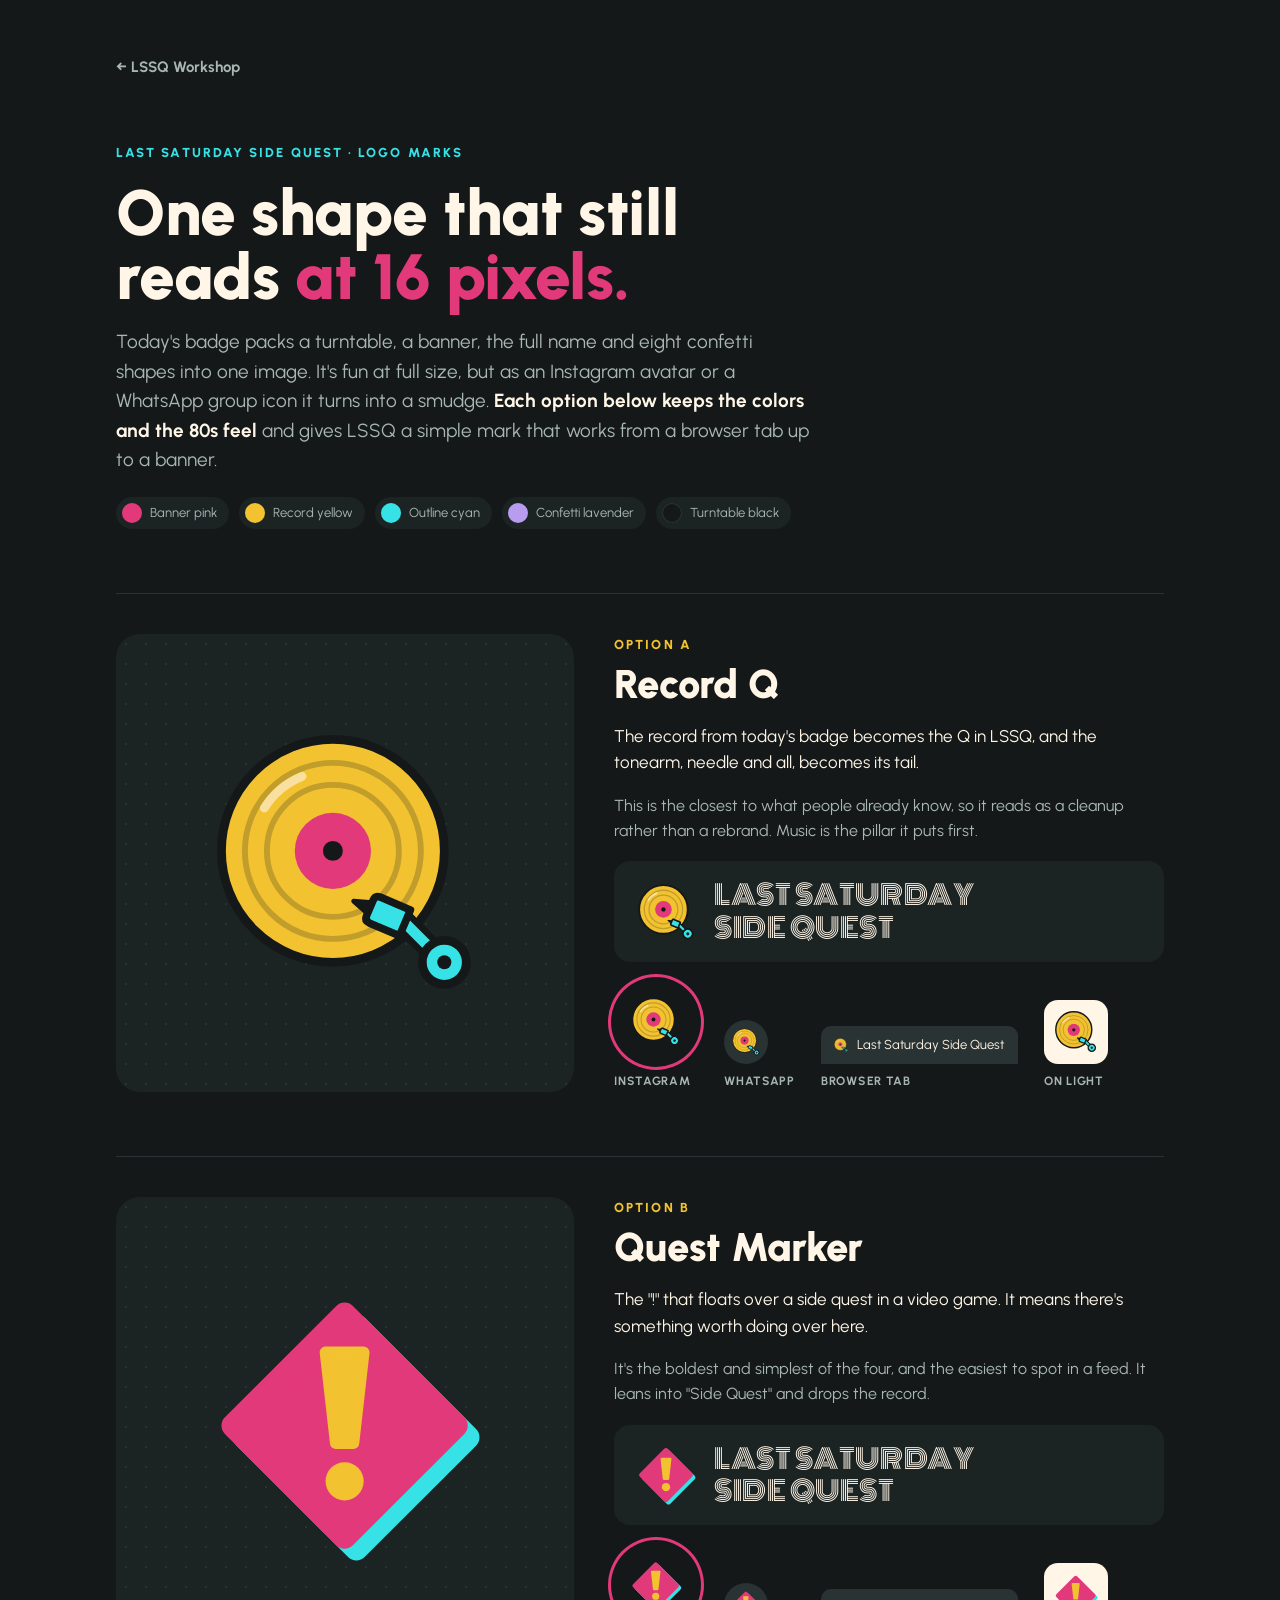
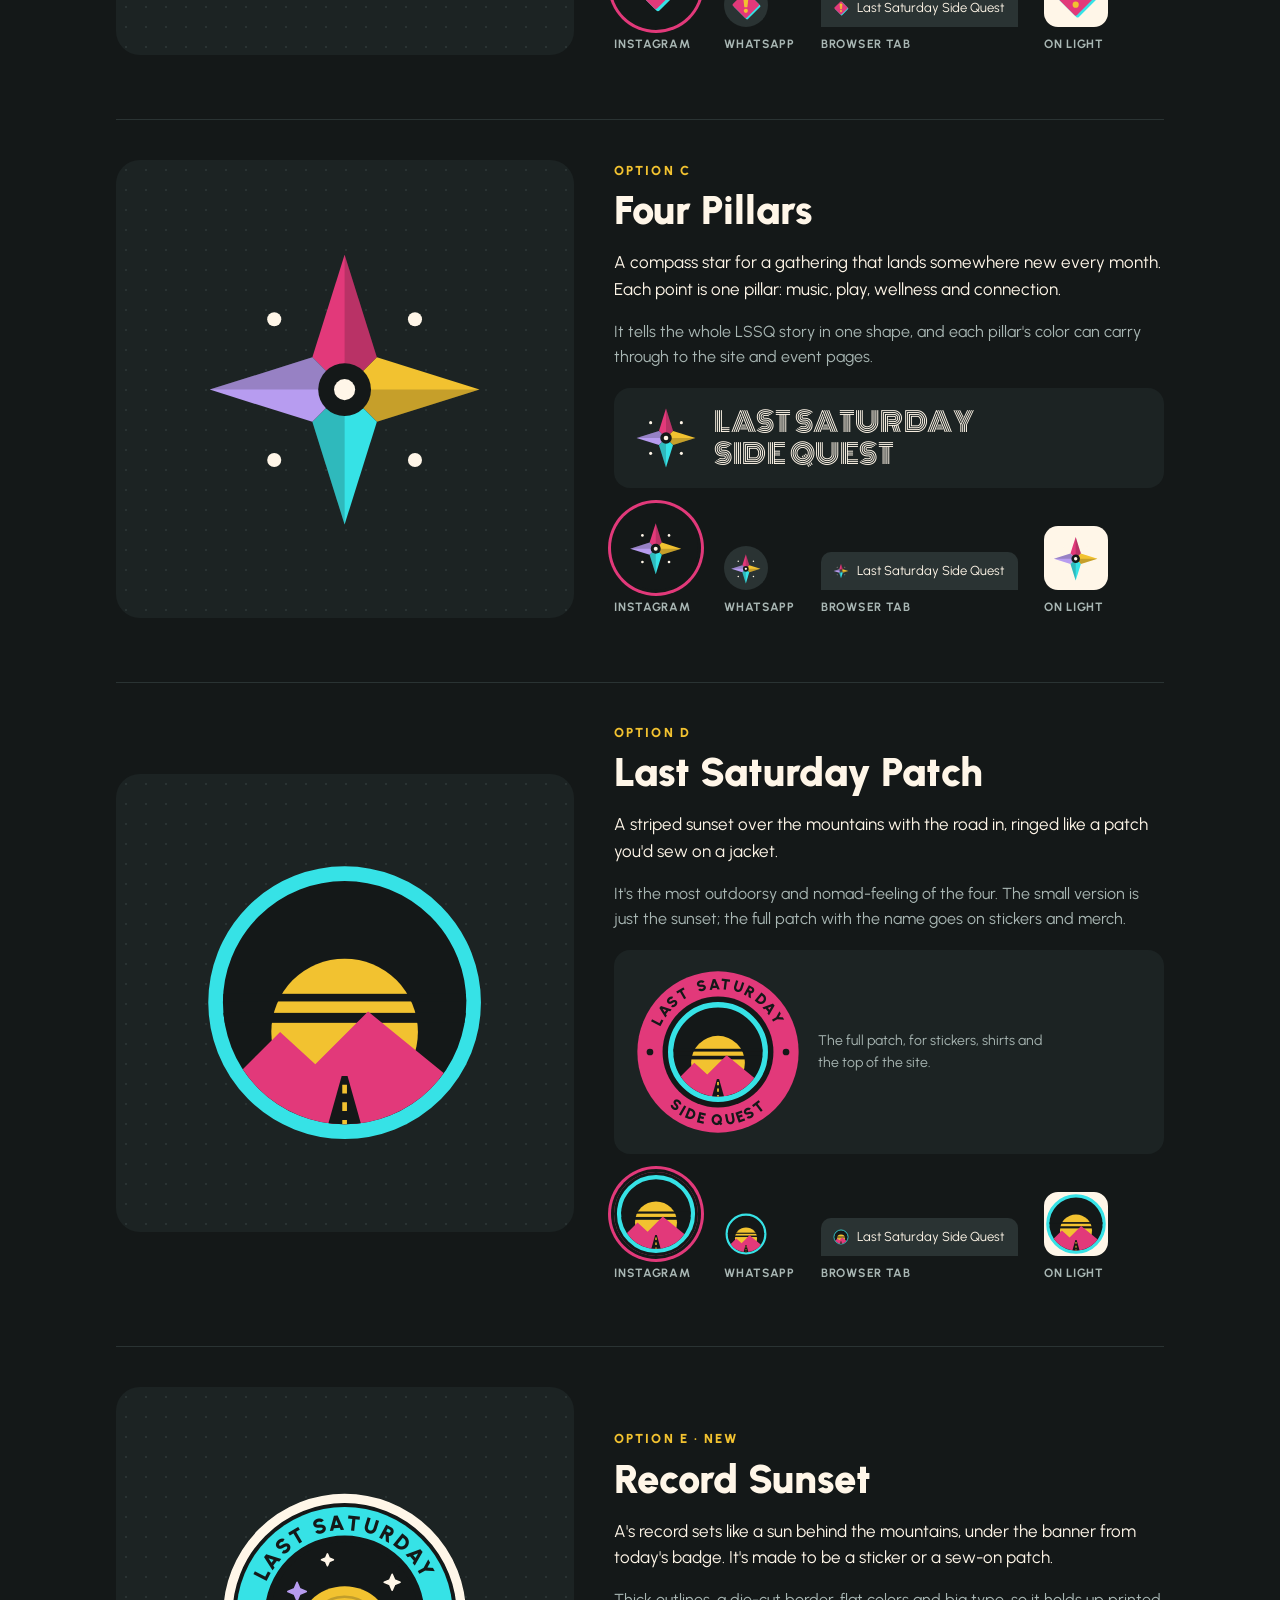
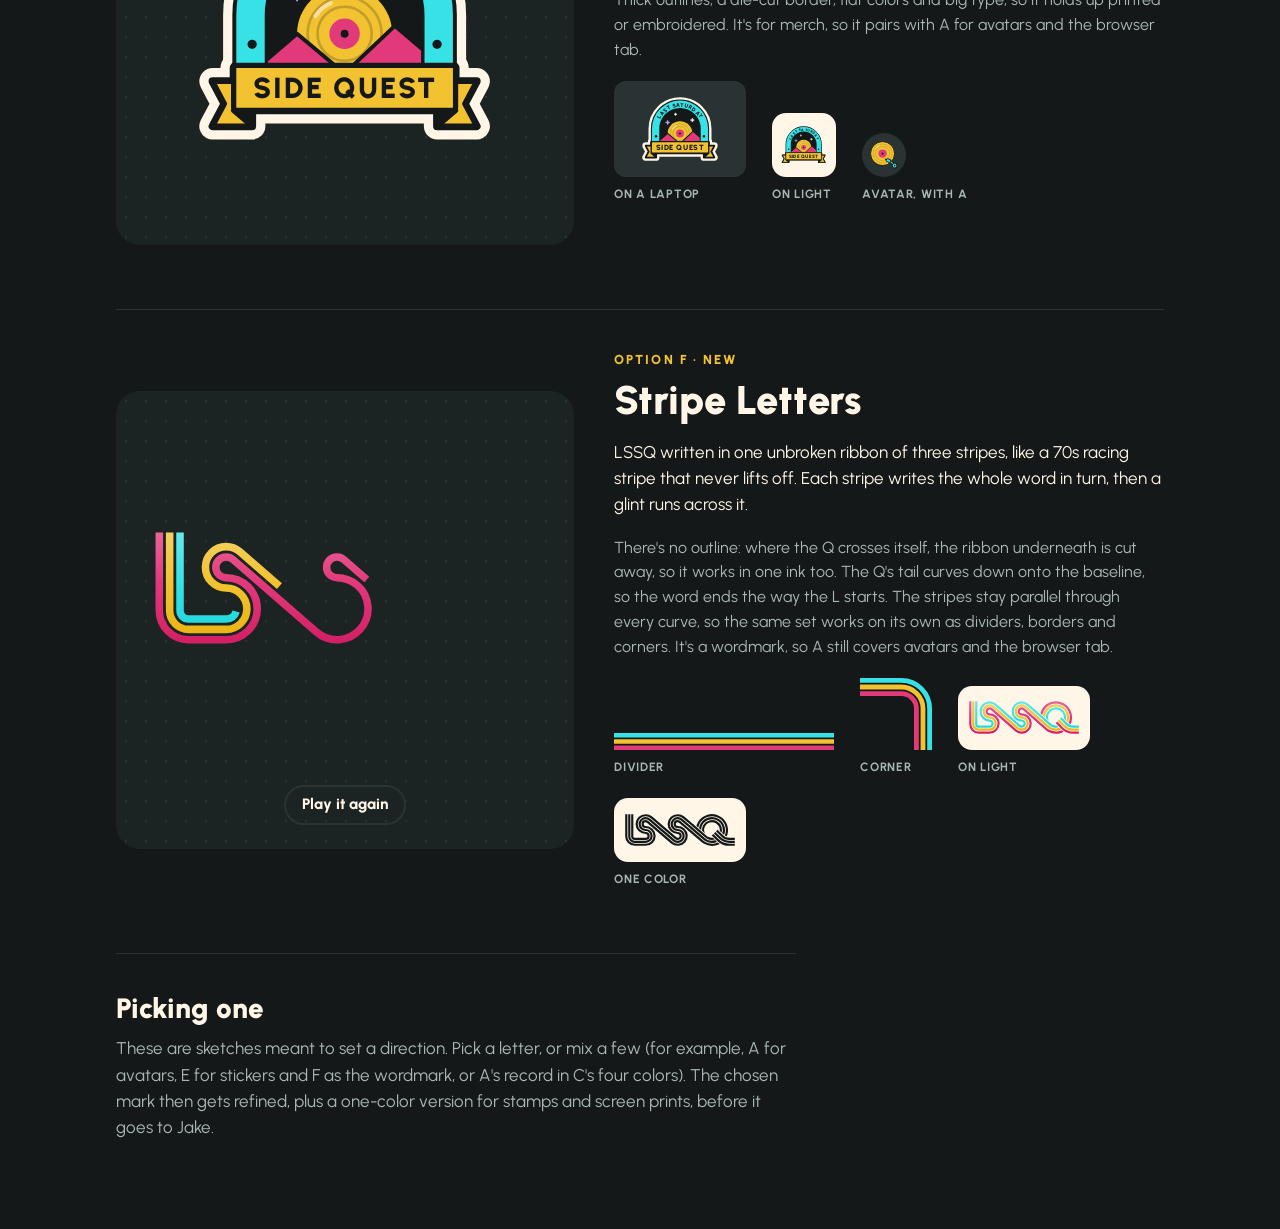
<file: prototypes/logo-marks/index.html>
<!doctype html>
<html lang="en">
<head>
<meta charset="utf-8">
<meta name="viewport" content="width=device-width, initial-scale=1, viewport-fit=cover">
<title>Logo marks, round 1 · LSSQ Workshop</title>
<link rel="preconnect" href="https://fonts.googleapis.com">
<link rel="preconnect" href="https://fonts.gstatic.com" crossorigin>
<link rel="stylesheet" href="https://fonts.googleapis.com/css2?family=Monoton&family=Urbanist:wght@400;500;700;800;900&display=swap">
<style>
/* Layout: one column of options. Each pairs a big mark on a dark stage with its idea, a lockup and a strip of the sizes it has to survive. Single dark look, matching LSSQ's own site. */
:root{
  --ink:#141818; --ink-2:#1c2323; --ink-3:#2a3333; --cream:#FFF6E8; --muted:#a9b7b4;
  --pink:#E2397A; --sun:#F2C230; --cyan:#36E2E6; --lav:#B79CF0;
  --display:"Urbanist","Avenir Next",system-ui,sans-serif;
  --body:"Urbanist","Avenir Next",system-ui,sans-serif;
  --neon:"Monoton","Urbanist",system-ui,sans-serif;
  color-scheme:dark;
}
*{box-sizing:border-box}
body{background:var(--ink);color:var(--cream);font-family:var(--body);font-size:17px;line-height:1.55}
.wrap{max-width:1080px;margin:0 auto;padding-left:max(16px,env(safe-area-inset-left,0px));padding-right:max(16px,env(safe-area-inset-right,0px));padding-block:48px 80px;display:grid;gap:64px}
header{display:grid;gap:18px;max-width:70ch}
.kicker{margin:0;font-size:13px;font-weight:800;letter-spacing:.16em;text-transform:uppercase;color:var(--cyan)}
h1{margin:0;font-family:var(--display);font-weight:900;font-size:clamp(38px,6.4vw,64px);line-height:1;text-wrap:balance}
h1 em{font-style:normal;color:var(--pink)}
.lede{margin:0;font-size:19px;color:var(--muted)}
.lede b{color:var(--cream);font-weight:700}
.swatches{display:flex;flex-wrap:wrap;gap:10px;padding:0;margin:4px 0 0;list-style:none}
.swatches li{display:flex;align-items:center;gap:8px;font-size:13px;color:var(--muted);padding:6px 12px 6px 6px;border-radius:999px;background:var(--ink-2)}
.swatches i{width:20px;height:20px;border-radius:50%;display:block}

.opt{display:grid;grid-template-columns:minmax(0,5fr) minmax(0,6fr);gap:40px;align-items:center;padding-top:40px;border-top:1px solid var(--ink-3)}
.stage{aspect-ratio:1;max-width:100%;border-radius:24px;display:grid;place-items:center;background-color:var(--ink-2);background-image:radial-gradient(var(--ink-3) 1.3px,transparent 1.4px);background-size:20px 20px}
.stage svg{width:64%;height:auto;display:block}
.info{display:grid;gap:18px;min-width:0}
.letter{margin:0;font-size:13px;font-weight:800;letter-spacing:.16em;text-transform:uppercase;color:var(--sun)}
h2{margin:-10px 0 0;font-family:var(--display);font-weight:900;font-size:clamp(30px,4vw,40px);line-height:1.05}
.info p.idea{margin:0;max-width:56ch}
.info p.idea + p{margin:0;max-width:56ch;color:var(--muted);font-size:16px}

.lockup{display:flex;align-items:center;gap:16px;padding:18px 20px;border-radius:16px;background:var(--ink-2);flex-wrap:wrap}
.lockup svg{width:64px;height:64px;flex:none;display:block}
.wm{font-family:var(--neon);font-size:clamp(20px,3vw,27px);line-height:1.2;color:var(--cream);letter-spacing:.02em;text-transform:uppercase;min-width:0}
.lockup.patch svg{width:168px;height:168px}
.lockup.patch .note{font-size:14px;color:var(--muted);max-width:30ch;min-width:0}

.sizes{display:flex;flex-wrap:wrap;align-items:flex-end;gap:22px 26px;margin:0;padding:0;list-style:none}
.sizes li{display:grid;justify-items:start;gap:8px}
.sizes small{font-size:12px;letter-spacing:.06em;text-transform:uppercase;color:var(--muted);font-weight:700}
.ig{width:84px;height:84px;border-radius:50%;background:var(--ink);display:grid;place-items:center;box-shadow:0 0 0 3px var(--ink),0 0 0 6px var(--pink)}
.ig svg{width:66%;height:66%}
.wa{width:44px;height:44px;border-radius:50%;background:var(--ink-3);display:grid;place-items:center}
.wa svg{width:72%;height:72%}
.tab{display:inline-flex;align-items:center;gap:8px;padding:9px 14px 9px 12px;border-radius:10px 10px 0 0;background:var(--ink-3);font-size:13px;color:var(--cream);white-space:nowrap}
.tab svg{width:16px;height:16px;flex:none}
.light{width:64px;height:64px;border-radius:14px;background:var(--cream);display:grid;place-items:center}
.light svg{width:74%;height:74%}
.patch-mark .ig svg,.patch-mark .wa svg,.patch-mark .light svg{width:100%;height:100%}
.patch-mark .ig,.patch-mark .wa{background:transparent}
.laptop{width:132px;height:96px;border-radius:12px;background:var(--ink-3);display:grid;place-items:center}
.laptop svg{width:76px;height:76px}
.stage.wordmark{grid-template-rows:1fr auto;padding-bottom:24px}
.stage.wordmark img{width:86%}
.replay{font:inherit;font-size:15px;font-weight:800;color:var(--cream);background:transparent;border:2px solid var(--ink-3);border-radius:999px;padding:6px 16px;cursor:pointer}
.replay:hover{border-color:var(--muted)}
.replay:focus-visible{outline:3px solid var(--sun);outline-offset:3px}
.band{width:220px;display:block}
.corner{width:72px;display:block}
.light.wide{width:132px}
.light.wide img{width:86%}

footer{display:grid;gap:12px;max-width:68ch;padding-top:40px;border-top:1px solid var(--ink-3)}
footer h2{margin:0;font-size:28px}
footer p{margin:0;color:var(--muted)}

@media (max-width:760px){
  .opt{grid-template-columns:1fr;gap:24px}
  .stage{max-width:420px;width:100%}
}
.back{margin:0;font-size:15px;font-weight:700}
.back a{color:var(--muted);text-decoration:none}
.back a:hover{color:var(--cream)}
</style>
</head>
<body>

<svg width="0" height="0" style="position:absolute" aria-hidden="true">
  <defs>
    <clipPath id="c-sunset"><circle cx="50" cy="50" r="41.5"/></clipPath>

    <!-- A: the record from today's badge, drawn as the Q of LSSQ. The tonearm is the tail. -->
    <symbol id="m-record" viewBox="0 0 100 100">
      <circle cx="46" cy="46" r="38" fill="#F2C230" stroke="#141818" stroke-width="3"/>
      <circle cx="46" cy="46" r="30" fill="none" stroke="#141818" stroke-opacity=".22" stroke-width="2"/>
      <circle cx="46" cy="46" r="22.5" fill="none" stroke="#141818" stroke-opacity=".22" stroke-width="2"/>
      <path d="M22.6 31.4 A27.5 27.5 0 0 1 35.5 20.6" fill="none" stroke="#FFF6E8" stroke-opacity=".6" stroke-width="3" stroke-linecap="round"/>
      <circle cx="46" cy="46" r="13" fill="#E2397A"/>
      <circle cx="46" cy="46" r="3.4" fill="#141818"/>
      <g transform="translate(84 84) rotate(225)" stroke-linejoin="round">
        <line x1="0" y1="0" x2="20" y2="0" stroke="#141818" stroke-width="8" stroke-linecap="round"/>
        <line x1="0" y1="0" x2="20" y2="0" stroke="#36E2E6" stroke-width="3.6" stroke-linecap="round"/>
        <g transform="translate(19 0) rotate(-22)">
          <path d="M13 -2 L19 0 L13 2 Z" fill="#141818" stroke="#141818" stroke-width="1.6"/>
          <path d="M0 -4.8 H11 Q13 -4.8 13 -2.8 V2.8 Q13 4.8 11 4.8 H0 Z" fill="#36E2E6" stroke="#141818" stroke-width="2.6"/>
        </g>
        <circle r="7.5" fill="#36E2E6" stroke="#141818" stroke-width="3"/>
        <circle r="2.4" fill="#141818"/>
      </g>
    </symbol>

    <!-- B: the "!" that marks a side quest in a video game. -->
    <symbol id="m-marker" viewBox="0 0 100 100">
      <path d="M50 12 L88 50 L50 88 L12 50 Z" transform="translate(4 4)" fill="#36E2E6" stroke="#36E2E6" stroke-width="8" stroke-linejoin="round"/>
      <path d="M50 12 L88 50 L50 88 L12 50 Z" fill="#E2397A" stroke="#E2397A" stroke-width="8" stroke-linejoin="round"/>
      <path d="M43.5 25 H56.5 L53 56 H47 Z" fill="#F2C230" stroke="#F2C230" stroke-width="4" stroke-linejoin="round"/>
      <circle cx="50" cy="69" r="6.5" fill="#F2C230"/>
    </symbol>

    <!-- C: a compass star. One point per pillar. -->
    <symbol id="m-compass" viewBox="0 0 100 100">
      <path d="M50 4 L61 39 L50 50 L39 39 Z" fill="#E2397A"/>
      <path d="M50 4 L61 39 L50 50 L39 39 Z" fill="#F2C230" transform="rotate(90 50 50)"/>
      <path d="M50 4 L61 39 L50 50 L39 39 Z" fill="#36E2E6" transform="rotate(180 50 50)"/>
      <path d="M50 4 L61 39 L50 50 L39 39 Z" fill="#B79CF0" transform="rotate(270 50 50)"/>
      <g fill="#141818" fill-opacity=".2">
        <path d="M50 4 L61 39 L50 50 Z"/>
        <path d="M50 4 L61 39 L50 50 Z" transform="rotate(90 50 50)"/>
        <path d="M50 4 L61 39 L50 50 Z" transform="rotate(180 50 50)"/>
        <path d="M50 4 L61 39 L50 50 Z" transform="rotate(270 50 50)"/>
      </g>
      <g fill="#FFF6E8">
        <circle cx="74" cy="26" r="2.4"/><circle cx="74" cy="74" r="2.4"/><circle cx="26" cy="74" r="2.4"/><circle cx="26" cy="26" r="2.4"/>
      </g>
      <circle cx="50" cy="50" r="9" fill="#141818"/>
      <circle cx="50" cy="50" r="3.6" fill="#FFF6E8"/>
    </symbol>

    <!-- D: the centre of the patch. A striped sunset over the mountains, with the road in. -->
    <symbol id="m-sunset" viewBox="0 0 100 100">
      <circle cx="50" cy="50" r="44" fill="#141818" stroke="#36E2E6" stroke-width="5"/>
      <g clip-path="url(#c-sunset)">
        <circle cx="50" cy="60" r="25" fill="#F2C230"/>
        <rect x="0" y="47" width="100" height="2.6" fill="#141818"/>
        <rect x="0" y="53.5" width="100" height="3.4" fill="#141818"/>
        <path d="M4 84 L28 60 L40 71 L58 53 L96 84 V100 H4 Z" fill="#E2397A"/>
        <path d="M42 100 L49 75 H51 L58 100 Z" fill="#141818"/>
        <line x1="50" y1="78" x2="50" y2="99" stroke="#F2C230" stroke-width="1.6" stroke-dasharray="3 3"/>
      </g>
    </symbol>

    <!-- E: a sticker and patch. A's record sets like a sun behind the mountains, under the banner from today's badge. -->
    <path id="e-arch" d="M18 96 A82 82 0 0 1 182 96 V164 H18 Z"/>
    <path id="e-window" d="M42 96 A58 58 0 0 1 158 96 V164 H42 Z"/>
    <path id="e-tail-l" d="M30 146 H0 L9 163 L0 180 H30 Z"/>
    <path id="e-tail-r" d="M170 146 H200 L191 163 L200 180 H170 Z"/>
    <rect id="e-face" x="16" y="134" width="168" height="34" rx="2"/>
    <path id="e-arc" d="M35.6 96 A64.4 64.4 0 0 1 164.4 96"/>
    <clipPath id="e-clip"><use href="#e-window"/></clipPath>
    <symbol id="m-badge" viewBox="-11 -10 222 222">
      <g transform="translate(0 4)">
        <g fill="#FFF6E8" stroke="#FFF6E8" stroke-width="20" stroke-linejoin="round">
          <use href="#e-arch"/><use href="#e-tail-l"/><use href="#e-tail-r"/><use href="#e-face"/>
        </g>
        <g fill="#141818" stroke="#141818" stroke-width="6" stroke-linejoin="round">
          <use href="#e-arch"/><use href="#e-tail-l"/><use href="#e-tail-r"/><use href="#e-face"/>
        </g>
        <use href="#e-arch" fill="#36E2E6"/>
        <text font-family="Urbanist, system-ui, sans-serif" font-weight="900" font-size="16" letter-spacing="2" fill="#141818" text-anchor="middle"><textPath href="#e-arc" startOffset="50%">LAST SATURDAY</textPath></text>
        <circle cx="30" cy="118" r="3.5" fill="#141818"/>
        <circle cx="170" cy="118" r="3.5" fill="#141818"/>
        <use href="#e-window" fill="#141818" stroke="#141818" stroke-width="5"/>
        <g clip-path="url(#e-clip)">
          <circle cx="100" cy="110" r="36" fill="#F2C230"/>
          <circle cx="100" cy="110" r="28" fill="none" stroke="#141818" stroke-opacity=".22" stroke-width="2"/>
          <circle cx="100" cy="110" r="20.5" fill="none" stroke="#141818" stroke-opacity=".22" stroke-width="2"/>
          <path d="M77.9 96.6 A25.5 25.5 0 0 1 89.6 86.8" fill="none" stroke="#FFF6E8" stroke-opacity=".6" stroke-width="3" stroke-linecap="round"/>
          <circle cx="100" cy="110" r="11.5" fill="#E2397A"/>
          <circle cx="100" cy="110" r="3" fill="#141818"/>
          <path d="M36 134 L64 110 L100 140 L138 104 L164 126 V170 H36 Z" fill="#E2397A" stroke="#141818" stroke-width="3" stroke-linejoin="round"/>
          <g fill="#FFF6E8" stroke-linejoin="round">
            <path d="M64 71 L66.1 75.9 L71 78 L66.1 80.1 L64 85 L61.9 80.1 L57 78 L61.9 75.9 Z" fill="#B79CF0" stroke="#B79CF0" stroke-width="1.2"/>
            <path d="M136 65 L137.8 69.2 L142 71 L137.8 72.8 L136 77 L134.2 72.8 L130 71 L134.2 69.2 Z" stroke="#FFF6E8" stroke-width="1.2"/>
            <path d="M87 49.5 L88.35 52.65 L91.5 54 L88.35 55.35 L87 58.5 L85.65 55.35 L82.5 54 L85.65 52.65 Z" stroke="#FFF6E8" stroke-width="1.2"/>
          </g>
        </g>
        <g stroke="#141818" stroke-width="4" stroke-linejoin="round">
          <use href="#e-tail-l" fill="#F2C230"/>
          <use href="#e-tail-r" fill="#F2C230"/>
          <path d="M16 168 H30 V180 Z" fill="#141818"/>
          <path d="M184 168 H170 V180 Z" fill="#141818"/>
          <use href="#e-face" fill="#F2C230"/>
        </g>
        <text x="100" y="158.7" font-family="Urbanist, system-ui, sans-serif" font-weight="900" font-size="22" letter-spacing="1.5" fill="#141818" text-anchor="middle">SIDE QUEST</text>
      </g>
    </symbol>
  </defs>
</svg>

<main class="wrap">
  <p class="back"><a href="../../">&larr; LSSQ Workshop</a></p>
  <header>
    <p class="kicker">Last Saturday Side Quest &middot; logo marks</p>
    <h1>One shape that still reads <em>at 16 pixels.</em></h1>
    <p class="lede">Today's badge packs a turntable, a banner, the full name and eight confetti shapes into one image. It's fun at full size, but as an Instagram avatar or a WhatsApp group icon it turns into a smudge. <b>Each option below keeps the colors and the 80s feel</b> and gives LSSQ a simple mark that works from a browser tab up to a banner.</p>
    <ul class="swatches" aria-label="Colors carried over from the current logo">
      <li><i style="background:var(--pink)"></i>Banner pink</li>
      <li><i style="background:var(--sun)"></i>Record yellow</li>
      <li><i style="background:var(--cyan)"></i>Outline cyan</li>
      <li><i style="background:var(--lav)"></i>Confetti lavender</li>
      <li><i style="background:var(--ink);box-shadow:inset 0 0 0 1px var(--ink-3)"></i>Turntable black</li>
    </ul>
  </header>

  <section class="opt" id="record">
    <div class="stage"><svg viewBox="0 0 100 100" role="img" aria-label="Record Q mark: a yellow record with a pink label and a cyan tonearm as the tail of a Q"><use href="#m-record"/></svg></div>
    <div class="info">
      <p class="letter">Option A</p>
      <h2>Record Q</h2>
      <p class="idea">The record from today's badge becomes the Q in LSSQ, and the tonearm, needle and all, becomes its tail.</p>
      <p>This is the closest to what people already know, so it reads as a cleanup rather than a rebrand. Music is the pillar it puts first.</p>
      <div class="lockup"><svg viewBox="0 0 100 100" aria-hidden="true"><use href="#m-record"/></svg><span class="wm">Last Saturday<br>Side Quest</span></div>
      <ul class="sizes" aria-label="Record Q at real sizes">
        <li><span class="ig"><svg viewBox="0 0 100 100" aria-hidden="true"><use href="#m-record"/></svg></span><small>Instagram</small></li>
        <li><span class="wa"><svg viewBox="0 0 100 100" aria-hidden="true"><use href="#m-record"/></svg></span><small>WhatsApp</small></li>
        <li><span class="tab"><svg viewBox="0 0 100 100" aria-hidden="true"><use href="#m-record"/></svg>Last Saturday Side Quest</span><small>Browser tab</small></li>
        <li><span class="light"><svg viewBox="0 0 100 100" aria-hidden="true"><use href="#m-record"/></svg></span><small>On light</small></li>
      </ul>
    </div>
  </section>

  <section class="opt" id="marker">
    <div class="stage"><svg viewBox="0 0 100 100" role="img" aria-label="Quest marker mark: a yellow exclamation point on a pink diamond with a cyan shadow"><use href="#m-marker"/></svg></div>
    <div class="info">
      <p class="letter">Option B</p>
      <h2>Quest Marker</h2>
      <p class="idea">The "!" that floats over a side quest in a video game. It means there's something worth doing over here.</p>
      <p>It's the boldest and simplest of the four, and the easiest to spot in a feed. It leans into "Side Quest" and drops the record.</p>
      <div class="lockup"><svg viewBox="0 0 100 100" aria-hidden="true"><use href="#m-marker"/></svg><span class="wm">Last Saturday<br>Side Quest</span></div>
      <ul class="sizes" aria-label="Quest Marker at real sizes">
        <li><span class="ig"><svg viewBox="0 0 100 100" aria-hidden="true"><use href="#m-marker"/></svg></span><small>Instagram</small></li>
        <li><span class="wa"><svg viewBox="0 0 100 100" aria-hidden="true"><use href="#m-marker"/></svg></span><small>WhatsApp</small></li>
        <li><span class="tab"><svg viewBox="0 0 100 100" aria-hidden="true"><use href="#m-marker"/></svg>Last Saturday Side Quest</span><small>Browser tab</small></li>
        <li><span class="light"><svg viewBox="0 0 100 100" aria-hidden="true"><use href="#m-marker"/></svg></span><small>On light</small></li>
      </ul>
    </div>
  </section>

  <section class="opt" id="pillars">
    <div class="stage"><svg viewBox="0 0 100 100" role="img" aria-label="Four pillars mark: a four-point compass star in pink, yellow, cyan and lavender"><use href="#m-compass"/></svg></div>
    <div class="info">
      <p class="letter">Option C</p>
      <h2>Four Pillars</h2>
      <p class="idea">A compass star for a gathering that lands somewhere new every month. Each point is one pillar: music, play, wellness and connection.</p>
      <p>It tells the whole LSSQ story in one shape, and each pillar's color can carry through to the site and event pages.</p>
      <div class="lockup"><svg viewBox="0 0 100 100" aria-hidden="true"><use href="#m-compass"/></svg><span class="wm">Last Saturday<br>Side Quest</span></div>
      <ul class="sizes" aria-label="Four Pillars at real sizes">
        <li><span class="ig"><svg viewBox="0 0 100 100" aria-hidden="true"><use href="#m-compass"/></svg></span><small>Instagram</small></li>
        <li><span class="wa"><svg viewBox="0 0 100 100" aria-hidden="true"><use href="#m-compass"/></svg></span><small>WhatsApp</small></li>
        <li><span class="tab"><svg viewBox="0 0 100 100" aria-hidden="true"><use href="#m-compass"/></svg>Last Saturday Side Quest</span><small>Browser tab</small></li>
        <li><span class="light"><svg viewBox="0 0 100 100" aria-hidden="true"><use href="#m-compass"/></svg></span><small>On light</small></li>
      </ul>
    </div>
  </section>

  <section class="opt patch-mark" id="patch">
    <div class="stage"><svg viewBox="0 0 100 100" role="img" aria-label="Last Saturday patch mark: a striped yellow sunset over pink mountains with a road, in a cyan ring"><use href="#m-sunset"/></svg></div>
    <div class="info">
      <p class="letter">Option D</p>
      <h2>Last Saturday Patch</h2>
      <p class="idea">A striped sunset over the mountains with the road in, ringed like a patch you'd sew on a jacket.</p>
      <p>It's the most outdoorsy and nomad-feeling of the four. The small version is just the sunset; the full patch with the name goes on stickers and merch.</p>
      <div class="lockup patch">
        <svg viewBox="0 0 200 200" aria-hidden="true">
          <defs>
            <path id="arc-top" d="M25.3 100 A74.7 74.7 0 0 1 174.7 100"/>
            <path id="arc-bottom" d="M12.7 100 A87.3 87.3 0 0 0 187.3 100"/>
          </defs>
          <circle cx="100" cy="100" r="96" fill="#E2397A"/>
          <circle cx="100" cy="100" r="66" fill="#141818"/>
          <text font-family="Urbanist, system-ui, sans-serif" font-weight="900" font-size="18" letter-spacing="2.5" fill="#141818" text-anchor="middle"><textPath href="#arc-top" startOffset="50%">LAST SATURDAY</textPath></text>
          <text font-family="Urbanist, system-ui, sans-serif" font-weight="900" font-size="18" letter-spacing="2.5" fill="#141818" text-anchor="middle"><textPath href="#arc-bottom" startOffset="50%">SIDE QUEST</textPath></text>
          <circle cx="19" cy="100" r="4" fill="#141818"/>
          <circle cx="181" cy="100" r="4" fill="#141818"/>
          <use href="#m-sunset" x="36" y="36" width="128" height="128"/>
        </svg>
        <span class="note">The full patch, for stickers, shirts and the top of the site.</span>
      </div>
      <ul class="sizes" aria-label="Last Saturday Patch at real sizes">
        <li><span class="ig"><svg viewBox="0 0 100 100" aria-hidden="true"><use href="#m-sunset"/></svg></span><small>Instagram</small></li>
        <li><span class="wa"><svg viewBox="0 0 100 100" aria-hidden="true"><use href="#m-sunset"/></svg></span><small>WhatsApp</small></li>
        <li><span class="tab"><svg viewBox="0 0 100 100" aria-hidden="true"><use href="#m-sunset"/></svg>Last Saturday Side Quest</span><small>Browser tab</small></li>
        <li><span class="light"><svg viewBox="0 0 100 100" aria-hidden="true"><use href="#m-sunset"/></svg></span><small>On light</small></li>
      </ul>
    </div>
  </section>

  <section class="opt" id="sticker">
    <div class="stage"><svg viewBox="0 0 200 200" role="img" aria-label="Record Sunset badge: a yellow record setting like a sun behind pink mountains, framed by a cyan arch that reads Last Saturday, with a yellow Side Quest banner and a cream die-cut border"><use href="#m-badge"/></svg></div>
    <div class="info">
      <p class="letter">Option E &middot; New</p>
      <h2>Record Sunset</h2>
      <p class="idea">A's record sets like a sun behind the mountains, under the banner from today's badge. It's made to be a sticker or a sew-on patch.</p>
      <p>Thick outlines, a die-cut border, flat colors and big type, so it holds up printed or embroidered. It's for merch, so it pairs with A for avatars and the browser tab.</p>
      <ul class="sizes" aria-label="Record Sunset as a sticker">
        <li><span class="laptop"><svg viewBox="0 0 200 200" aria-hidden="true"><use href="#m-badge"/></svg></span><small>On a laptop</small></li>
        <li><span class="light"><svg viewBox="0 0 200 200" aria-hidden="true"><use href="#m-badge"/></svg></span><small>On light</small></li>
        <li><span class="wa"><svg viewBox="0 0 100 100" aria-hidden="true"><use href="#m-record"/></svg></span><small>Avatar, with A</small></li>
      </ul>
    </div>
  </section>

  <section class="opt" id="stripes">
    <div class="stage wordmark">
      <img data-replay src="../../brand/marks/f-stripes-animated.svg" alt="Stripe Letters: LSSQ written in one continuous ribbon of pink, yellow and cyan stripes, each letter flowing into the next, with the Q's tail curving out along the baseline">
      <button type="button" class="replay">Play it again</button>
    </div>
    <div class="info">
      <p class="letter">Option F &middot; New</p>
      <h2>Stripe Letters</h2>
      <p class="idea">LSSQ written in one unbroken ribbon of three stripes, like a 70s racing stripe that never lifts off. Each stripe writes the whole word in turn, then a glint runs across it.</p>
      <p>There's no outline: where the Q crosses itself, the ribbon underneath is cut away, so it works in one ink too. The Q's tail curves down onto the baseline, so the word ends the way the L starts. The stripes stay parallel through every curve, so the same set works on its own as dividers, borders and corners. It's a wordmark, so A still covers avatars and the browser tab.</p>
      <ul class="sizes" aria-label="The same stripes as decoration">
        <li><img class="band" src="../../brand/marks/f-stripe-band.svg" alt=""><small>Divider</small></li>
        <li><img class="corner" src="../../brand/marks/f-stripe-corner.svg" alt=""><small>Corner</small></li>
        <li><span class="light wide"><img src="../../brand/marks/f-stripes.svg" alt=""></span><small>On light</small></li>
        <li><span class="light wide"><img src="../../brand/marks/f-stripes-mono.svg" alt=""></span><small>One color</small></li>
      </ul>
    </div>
  </section>

  <footer>
    <h2>Picking one</h2>
    <p>These are sketches meant to set a direction. Pick a letter, or mix a few (for example, A for avatars, E for stickers and F as the wordmark, or A's record in C's four colors). The chosen mark then gets refined, plus a one-color version for stamps and screen prints, before it goes to Jake.</p>
  </footer>
</main>

<script>
  // Restart the animated wordmark by loading it fresh.
  document.querySelectorAll('.replay').forEach(b => b.addEventListener('click', () => {
    const img = b.parentElement.querySelector('img[data-replay]');
    img.src = img.src.split('?')[0] + '?play=' + Date.now();
  }));
</script>
</body>
</html>
</file>
<file: assets/site.css>
/* LSSQ Workshop. One dark look, using LSSQ's own colors and their site font (Urbanist). */
:root {
  --ink: #141818;
  --ink-2: #1c2323;
  --ink-3: #2a3333;
  --cream: #FFF6E8;
  --muted: #a9b7b4;
  --pink: #E2397A;
  --sun: #F2C230;
  --cyan: #36E2E6;
  --lav: #B79CF0;
  --font: "Urbanist", "Avenir Next", system-ui, sans-serif;
  color-scheme: dark;
}

* { box-sizing: border-box; }
html { -webkit-text-size-adjust: 100%; }
body { margin: 0; background: var(--ink); color: var(--cream); font-family: var(--font); font-size: 17px; line-height: 1.55; }
img { max-width: 100%; display: block; }
a { color: var(--cyan); text-underline-offset: 3px; }
a:focus-visible, .btn:focus-visible { outline: 3px solid var(--sun); outline-offset: 3px; border-radius: 6px; }

/* Top bar */
.top { border-bottom: 1px solid var(--ink-3); }
.top-inner { max-width: 1080px; margin: 0 auto; padding-left: max(16px, env(safe-area-inset-left, 0px)); padding-right: max(16px, env(safe-area-inset-right, 0px)); padding-block: 16px; display: flex; flex-wrap: wrap; align-items: center; justify-content: space-between; gap: 12px 24px; }
.brand { color: var(--cream); text-decoration: none; font-weight: 900; font-size: 20px; letter-spacing: .01em; }
.brand span { color: var(--pink); }
.nav { display: flex; flex-wrap: wrap; gap: 6px 20px; margin: 0; padding: 0; list-style: none; font-size: 15px; font-weight: 700; }
.nav a { color: var(--muted); text-decoration: none; }
.nav a:hover { color: var(--cream); }
.nav a[aria-current="page"] { color: var(--cream); }

/* Page */
.wrap { max-width: 1080px; margin: 0 auto; padding-left: max(16px, env(safe-area-inset-left, 0px)); padding-right: max(16px, env(safe-area-inset-right, 0px)); padding-block: 56px 80px; display: grid; gap: 72px; }
.kicker, .label { margin: 0; font-size: 13px; font-weight: 800; letter-spacing: .16em; text-transform: uppercase; color: var(--cyan); }
h1 { margin: 0; font-weight: 900; font-size: clamp(36px, 6vw, 60px); line-height: 1.02; text-wrap: balance; }
h1 em { font-style: normal; color: var(--pink); }
h2 { margin: 0; font-weight: 900; font-size: clamp(26px, 3.4vw, 34px); line-height: 1.1; text-wrap: balance; }
h3 { margin: 0; font-weight: 800; font-size: 20px; line-height: 1.2; }
p { margin: 0; }
.lede { font-size: 19px; color: var(--muted); max-width: 64ch; }
.lede b { color: var(--cream); font-weight: 700; }
.note { font-size: 15px; color: var(--muted); }
.intro { display: grid; gap: 18px; max-width: 72ch; }
.section { display: grid; gap: 24px; }

/* Buttons */
.actions { display: flex; flex-wrap: wrap; gap: 12px; }
.btn { display: inline-flex; align-items: center; gap: 8px; padding: 12px 18px; border-radius: 999px; font-weight: 800; font-size: 15px; text-decoration: none; color: var(--cream); border: 2px solid var(--ink-3); }
.btn:hover { border-color: var(--muted); }
.btn.primary { background: var(--sun); border-color: var(--sun); color: var(--ink); }
.btn.primary:hover { background: #ffd34d; border-color: #ffd34d; }

/* Status pills */
.pill { display: inline-block; padding: 3px 10px; border-radius: 999px; font-size: 12px; font-weight: 800; letter-spacing: .08em; text-transform: uppercase; background: var(--ink-3); color: var(--muted); }
.pill.now { background: var(--cyan); color: var(--ink); }
.pill.next { background: var(--lav); color: var(--ink); }

/* Current work card */
.current { display: grid; grid-template-columns: minmax(0, 1fr) minmax(0, 1.3fr); gap: 32px; align-items: center; padding: 28px; border-radius: 24px; background: var(--ink-2); }
.current .body { display: grid; gap: 14px; min-width: 0; }
.mark-grid { display: grid; grid-template-columns: repeat(2, minmax(0, 1fr)); gap: 14px; }
.mark-grid span { aspect-ratio: 1; border-radius: 18px; background: var(--ink); display: grid; place-items: center; }
.mark-grid img { width: 62%; height: auto; }
.mark-grid .wide { grid-column: span 2; aspect-ratio: auto; padding: 40px 0; }
.mark-grid .wide img, .mark-grid .cream img { width: 82%; }
.mark-grid .cream { background: var(--cream); }

/* The plan: progressive enhancement keeps all details readable without JS. */
.timeline { gap: 20px; }
.timeline-heading { display: flex; align-items: baseline; justify-content: space-between; gap: 12px; flex-wrap: wrap; }
.timeline-stops { position: relative; display: grid; grid-template-columns: repeat(3, minmax(0, 1fr)); }
.timeline-stops::before { content: ""; position: absolute; top: 25px; left: 16.666%; right: 16.666%; height: 3px; background: linear-gradient(90deg, var(--pink), var(--cyan), var(--sun)); }
.timeline-stop { --stop-color: var(--pink); position: relative; display: grid; justify-items: center; gap: 4px; padding: 4px 8px 12px; background: transparent; border: 0; border-radius: 12px; color: var(--cream); font: inherit; cursor: pointer; }
.timeline-stop:nth-child(2) { --stop-color: var(--cyan); }
.timeline-stop:nth-child(3) { --stop-color: var(--sun); }
.stop-dot { display: grid; place-items: center; width: 44px; height: 44px; margin-bottom: 8px; border: 2px solid var(--stop-color); border-radius: 50%; background: var(--ink); font-size: 13px; font-weight: 800; transition: background .2s, color .2s, box-shadow .2s; }
.stop-name { font-size: 20px; font-weight: 800; }
.stop-status { color: var(--muted); font-size: 13px; }
.timeline-stop[aria-selected="true"] .stop-dot { background: var(--stop-color); color: var(--ink); box-shadow: 0 0 0 5px var(--ink), 0 0 0 6px var(--stop-color); }
.timeline-stop[aria-selected="true"] .stop-name { text-decoration: underline; text-decoration-color: var(--stop-color); text-underline-offset: 6px; }
.timeline-stop:hover .stop-dot { box-shadow: 0 0 0 5px var(--ink), 0 0 0 6px var(--stop-color); }
.timeline-stop:focus-visible, .timeline-detail:focus-visible { outline: 3px solid var(--cream); outline-offset: 3px; }
.timeline-details { border-block: 1px solid var(--ink-3); }
.timeline-detail { padding: 20px 0; display: grid; gap: 8px; max-width: 76ch; }
.timeline-detail[hidden] { display: none; }
.timeline-detail p { color: var(--muted); }
.timeline-detail a, .detail-note { font-size: 14px; }
.detail-note { color: var(--muted); }
@media (prefers-reduced-motion: reduce) { .stop-dot { transition: none; } }
@media (max-width: 480px) { .stop-name { font-size: 17px; } .timeline-heading .note { font-size: 14px; } }

/* Presentations */
.decks { display: grid; gap: 20px; margin: 0; padding: 0; list-style: none; }
.deck { display: grid; grid-template-columns: 220px minmax(0, 1fr); gap: 28px; align-items: center; padding: 22px; border-radius: 22px; background: var(--ink-2); }
.deck .body { display: grid; gap: 12px; min-width: 0; }
.deck .meta { font-size: 14px; color: var(--muted); font-variant-numeric: tabular-nums; }
.deck .mark-grid { gap: 8px; }
.deck .mark-grid span { border-radius: 12px; }

/* Footer */
.foot { border-top: 1px solid var(--ink-3); }
.foot-inner { max-width: 1080px; margin: 0 auto; padding-left: max(16px, env(safe-area-inset-left, 0px)); padding-right: max(16px, env(safe-area-inset-right, 0px)); padding-block: 28px 40px; display: flex; flex-wrap: wrap; justify-content: space-between; gap: 12px 24px; font-size: 14px; color: var(--muted); }

@media (max-width: 800px) {
  .current, .deck { grid-template-columns: 1fr; }
  .current .mark-grid, .deck .mark-grid { max-width: 280px; }
}
</file>
